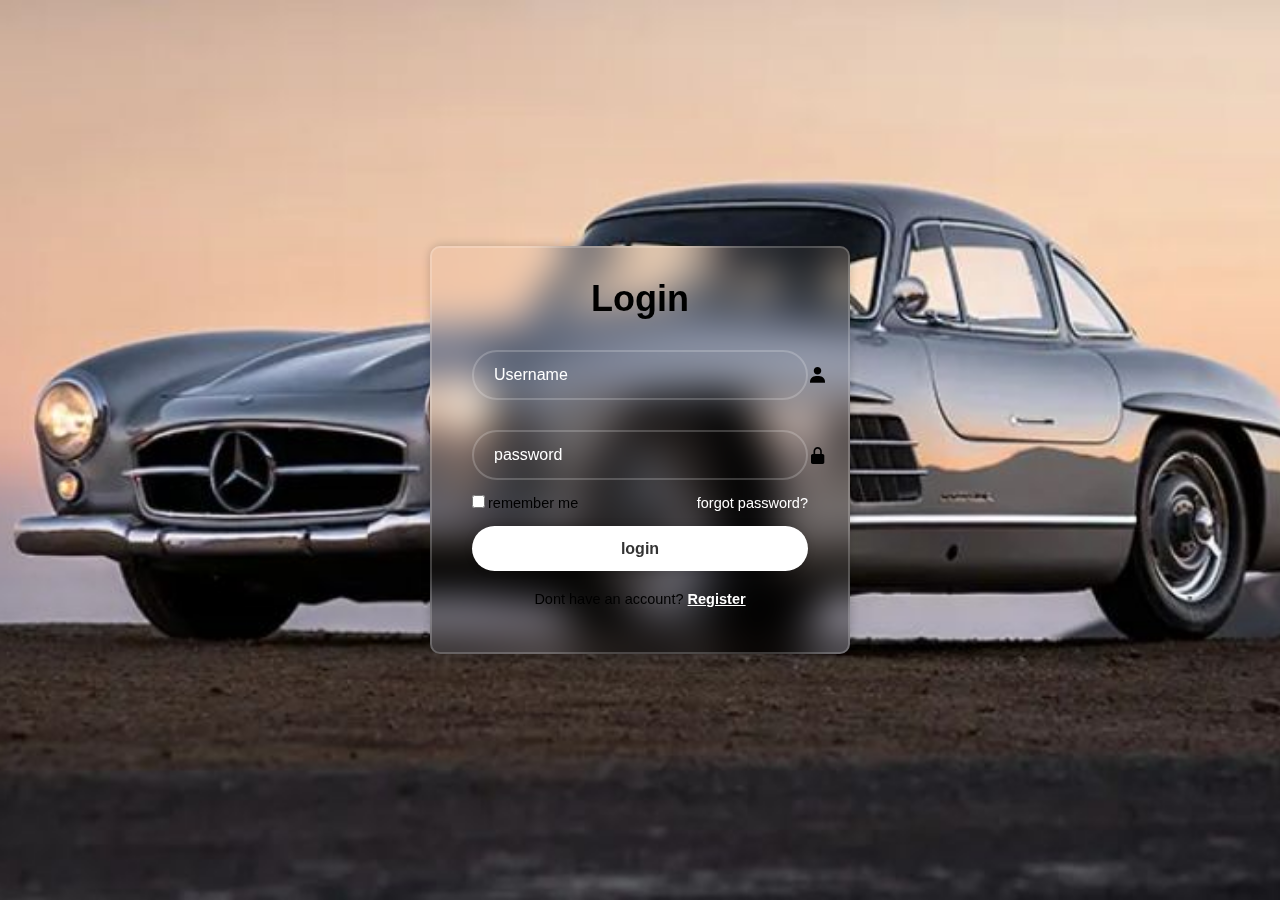
<file: index.html>
<!DOCTYPE html>
<html lang="en">
<head>
    <meta charset="UTF-8">
    <link rel="stylesheet" href="style.css" >
    <meta name="viewport" content="width=device-width, initial-scale=1.0">
    <title>Specter</title>
    <link href='https://unpkg.com/boxicons@2.1.4/css/boxicons.min.css' rel='stylesheet'>
</head>
<body>
<div class="wrapper">
    <form action="">
        <h1>Login</h1>
        <div class="input-box">
            <input type="text" placeholder="Username"
                    required>
                    <i class='bx bxs-user'></i>
        </div>
        <div class="input-box">
            <input type="password" placeholder="password"
                    required>
                    <i class='bx bxs-lock-alt' ></i>
        </div>
        <div class="remember-forgot">
            <label ><input type="checkbox">remember me</label>
            <a href="#">forgot password?</a>
        </div>
        <button type="submit" class="btn">login</button>
        <div class="register-link">
            <p>Dont have an account? <a href="#">Register</a><p>
        </div>
    </form>
</div>
    
</body>
</html>
</file>
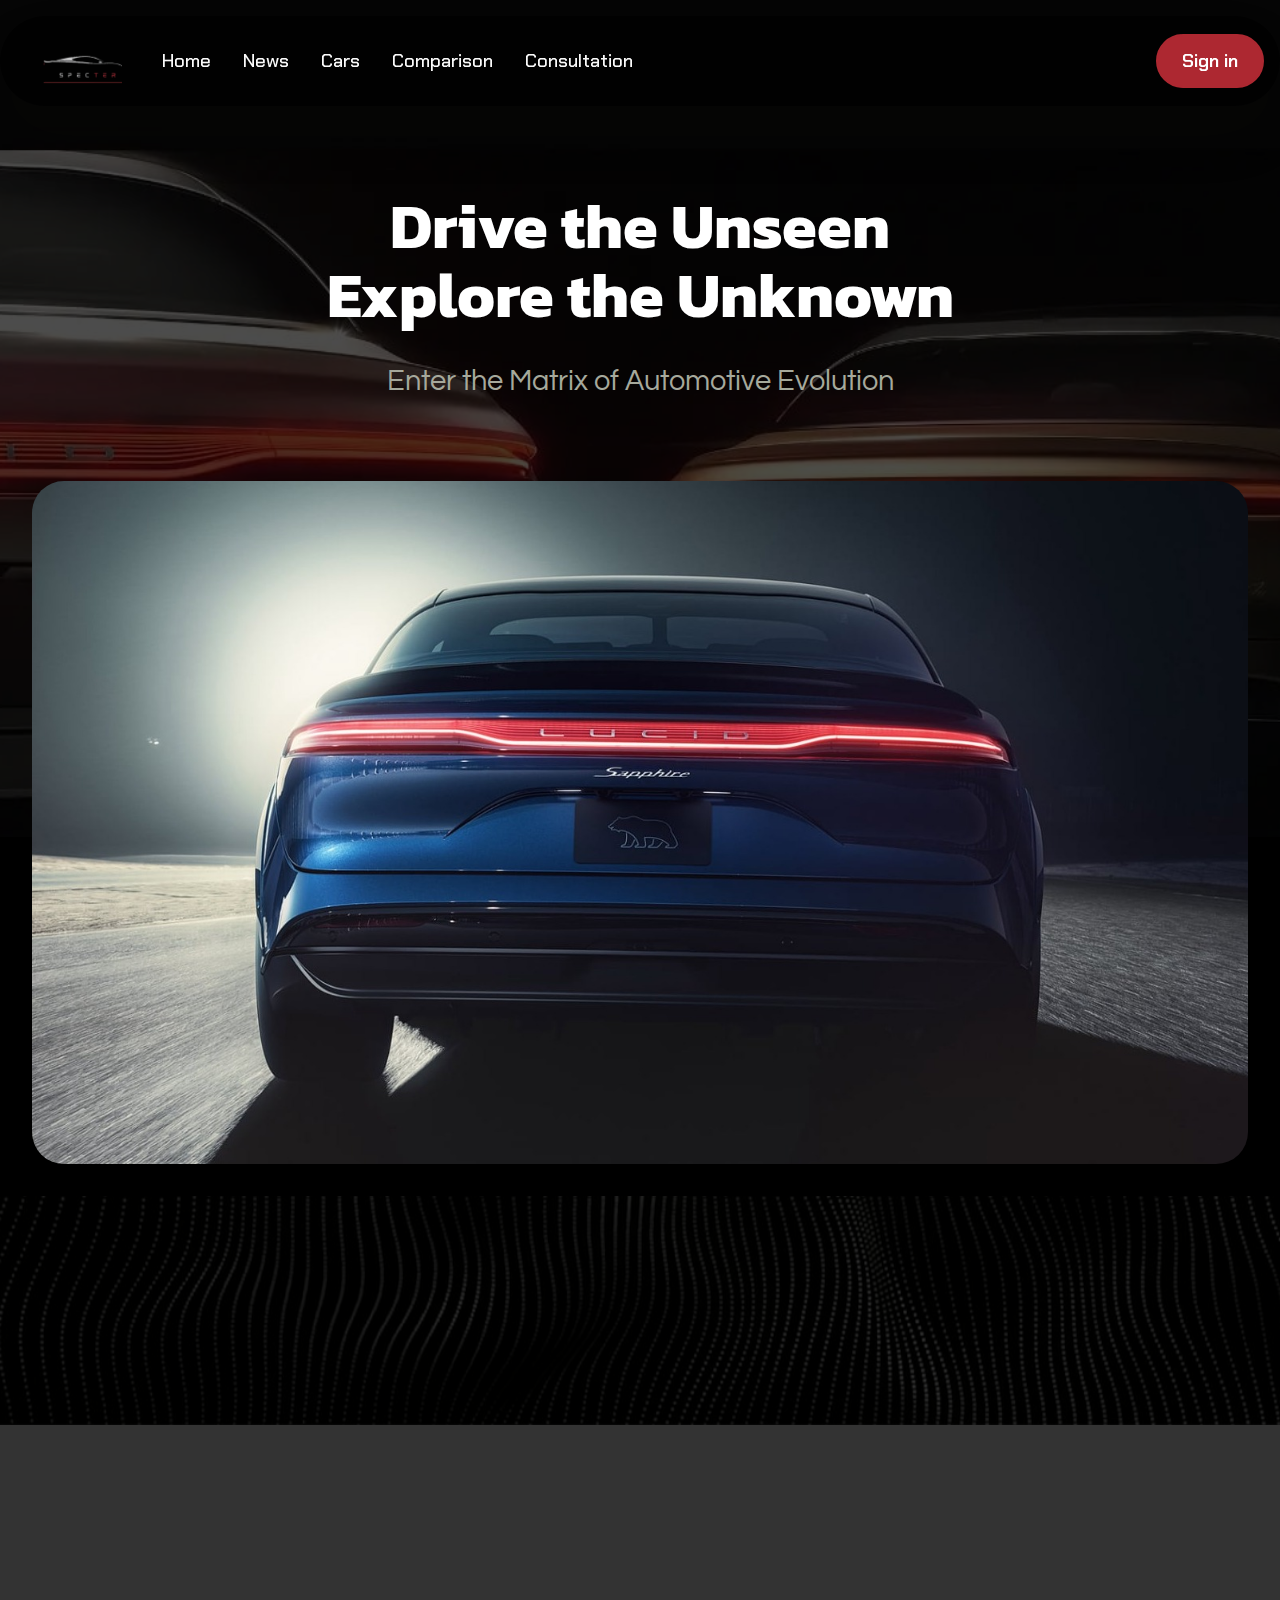
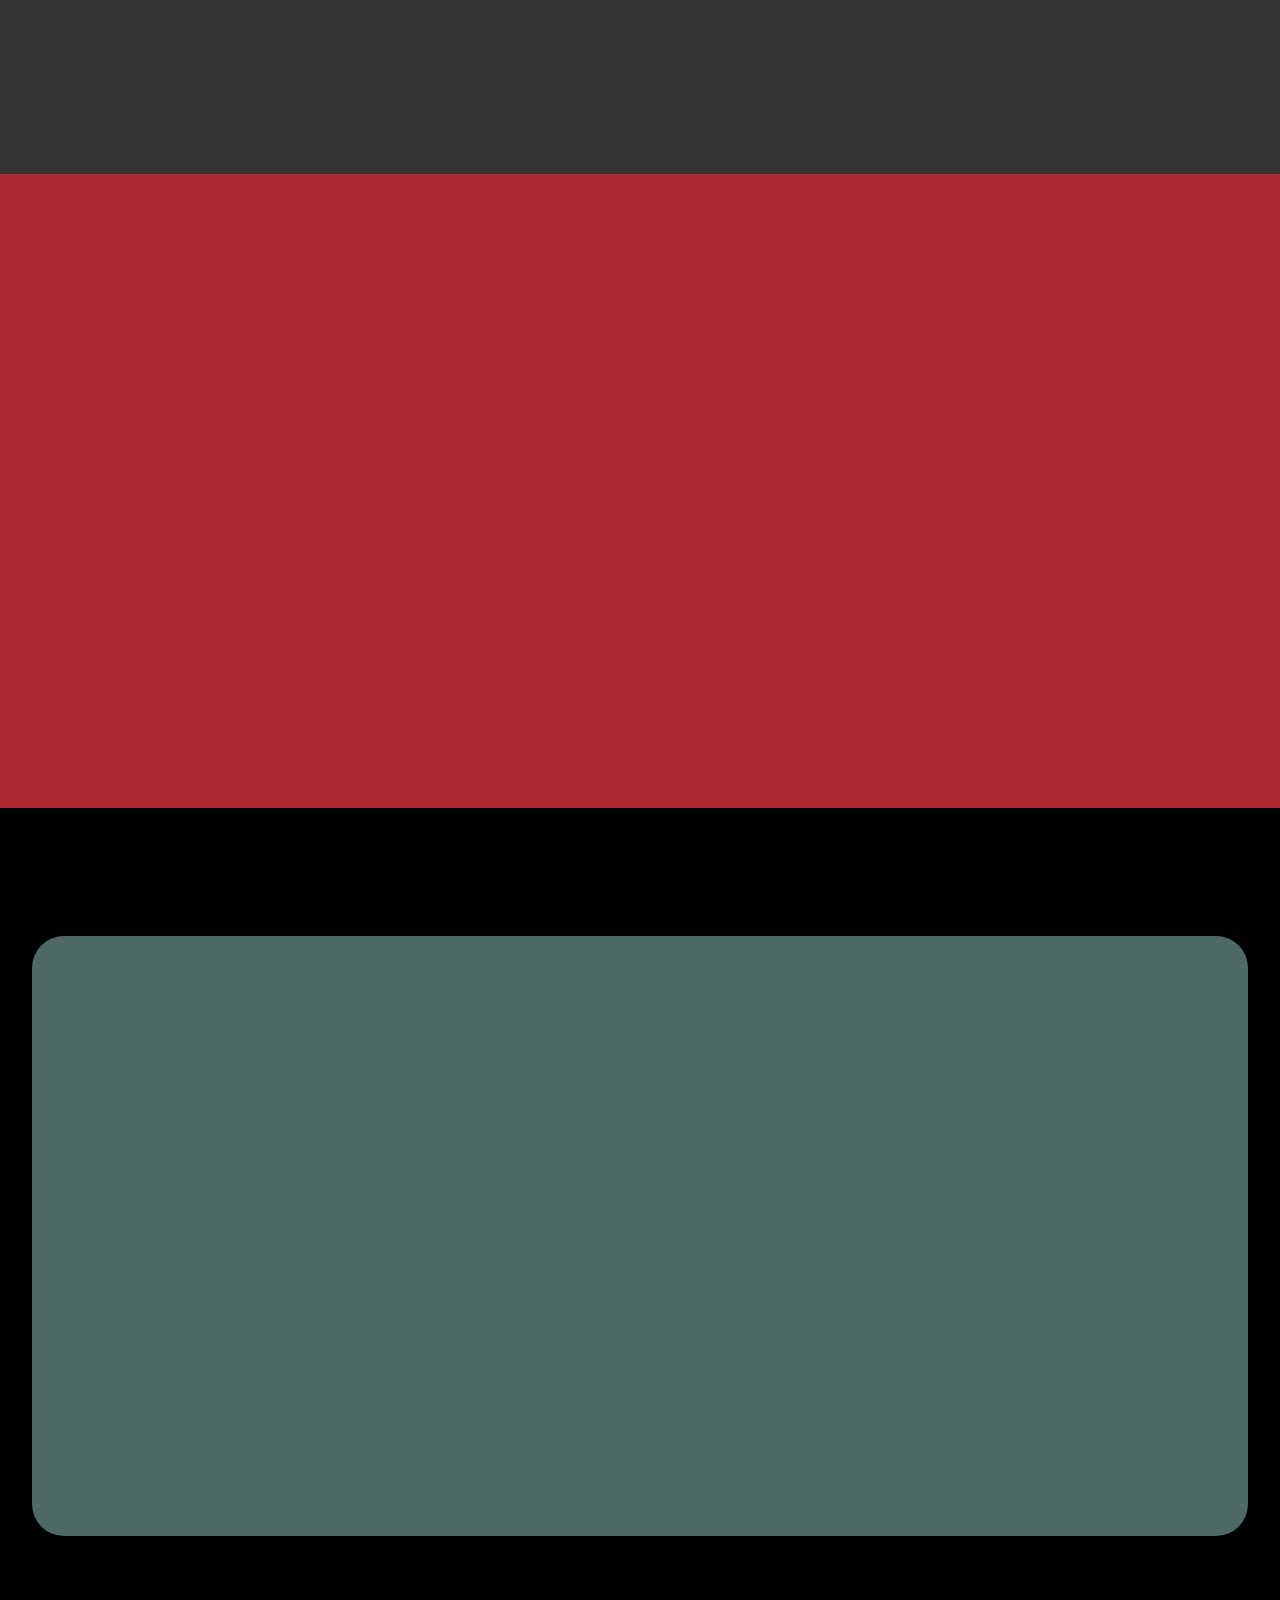
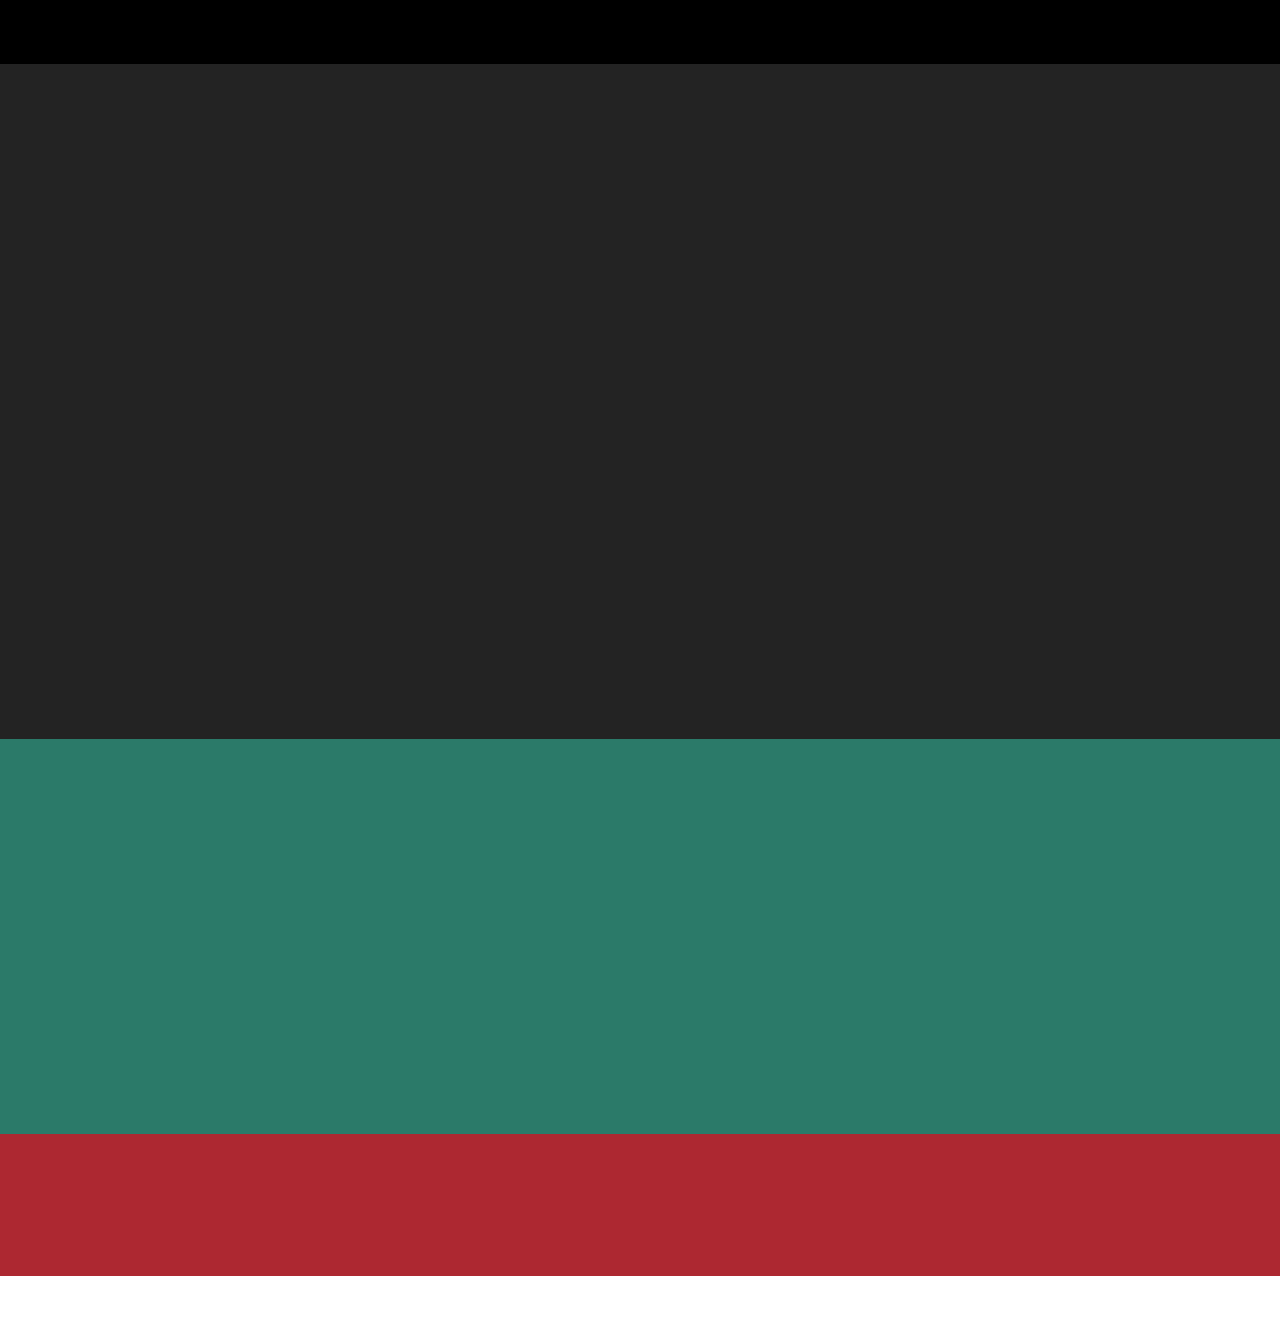
<file: finalspecter/index.html>
<!DOCTYPE html>
<html  >
<head>
  <!-- Site made with Mobirise Website Builder v5.9.18, https://mobirise.com -->
  <meta charset="UTF-8">
  <meta http-equiv="X-UA-Compatible" content="IE=edge">
  <meta name="generator" content="Mobirise v5.9.18, mobirise.com">
  <meta name="viewport" content="width=device-width, initial-scale=1, minimum-scale=1">
  <link rel="shortcut icon" href="assets/images/-11-page-0001-removebg-preview-160x160.png" type="image/x-icon">
  <meta name="description" content="">
  
  
  <title>Home</title>
  <link rel="stylesheet" href="assets/web/assets/mobirise-icons2/mobirise2.css">
  <link rel="stylesheet" href="assets/bootstrap/css/bootstrap.min.css">
  <link rel="stylesheet" href="assets/bootstrap/css/bootstrap-grid.min.css">
  <link rel="stylesheet" href="assets/bootstrap/css/bootstrap-reboot.min.css">
  <link rel="stylesheet" href="assets/parallax/jarallax.css">
  <link rel="stylesheet" href="assets/animatecss/animate.css">
  <link rel="stylesheet" href="assets/dropdown/css/style.css">
  <link rel="stylesheet" href="assets/theme/css/style.css">
  <link rel="preload" href="https://fonts.googleapis.com/css?family=Kanit:100,100i,200,200i,300,300i,400,400i,500,500i,600,600i,700,700i,800,800i,900,900i&display=swap" as="style" onload="this.onload=null;this.rel='stylesheet'">
  <noscript><link rel="stylesheet" href="https://fonts.googleapis.com/css?family=Kanit:100,100i,200,200i,300,300i,400,400i,500,500i,600,600i,700,700i,800,800i,900,900i&display=swap"></noscript>
  <link rel="preload" href="https://fonts.googleapis.com/css?family=Questrial:400&display=swap" as="style" onload="this.onload=null;this.rel='stylesheet'">
  <noscript><link rel="stylesheet" href="https://fonts.googleapis.com/css?family=Questrial:400&display=swap"></noscript>
  <link rel="preload" href="https://fonts.googleapis.com/css?family=Changa:200,300,400,500,600,700,800&display=swap" as="style" onload="this.onload=null;this.rel='stylesheet'">
  <noscript><link rel="stylesheet" href="https://fonts.googleapis.com/css?family=Changa:200,300,400,500,600,700,800&display=swap"></noscript>
  <link rel="preload" href="https://fonts.googleapis.com/css?family=Mada:200,300,400,500,600,700,800,900&display=swap" as="style" onload="this.onload=null;this.rel='stylesheet'">
  <noscript><link rel="stylesheet" href="https://fonts.googleapis.com/css?family=Mada:200,300,400,500,600,700,800,900&display=swap"></noscript>
  <link rel="preload" href="https://fonts.googleapis.com/css?family=Chakra+Petch:300,300i,400,400i,500,500i,600,600i,700,700i&display=swap" as="style" onload="this.onload=null;this.rel='stylesheet'">
  <noscript><link rel="stylesheet" href="https://fonts.googleapis.com/css?family=Chakra+Petch:300,300i,400,400i,500,500i,600,600i,700,700i&display=swap"></noscript>
  <link rel="preload" as="style" href="assets/mobirise/css/mbr-additional.css?v=uoIXbO"><link rel="stylesheet" href="assets/mobirise/css/mbr-additional.css?v=uoIXbO" type="text/css">

  
  
  
</head>
<body>
  
  <section data-bs-version="5.1" class="menu menu2 cid-tJS6tZXiPa" once="menu" id="menu02-0">
	

	<nav class="navbar navbar-dropdown navbar-fixed-top navbar-expand-lg">
		<div class="container">
			<div class="navbar-brand">
				<span class="navbar-logo">
					
						<img src="assets/images/-11-page-0001-removebg-preview-160x160.png" alt="specter logo" style="height: 5rem;">
					
				</span>
				
			</div>
			<button class="navbar-toggler" type="button" data-toggle="collapse" data-bs-toggle="collapse" data-target="#navbarSupportedContent" data-bs-target="#navbarSupportedContent" aria-controls="navbarNavAltMarkup" aria-expanded="false" aria-label="Toggle navigation">
				<div class="hamburger">
					<span></span>
					<span></span>
					<span></span>
					<span></span>
				</div>
			</button>
			<div class="collapse navbar-collapse" id="navbarSupportedContent">
				<ul class="navbar-nav nav-dropdown" data-app-modern-menu="true"><li class="nav-item">
						<a class="nav-link link text-white text-primary display-4" href="index.html#header05-1">Home</a>
					</li><li class="nav-item"><a class="nav-link link text-white text-primary display-4" href="page1.html#header07-24">News</a></li><li class="nav-item"><a class="nav-link link text-white text-primary display-4" href="cars.html" target="_blank">Cars</a></li>
					<li class="nav-item">
						<a class="nav-link link text-white text-primary display-4" href="https://youtube.com">Comparison</a>
					</li><li class="nav-item">
						<a class="nav-link link text-white text-primary display-4" href="index.html#features024-1k" aria-expanded="false">Consultation</a>
					</li></ul>
				
				<div class="navbar-buttons mbr-section-btn"><a class="btn btn-primary display-4">Sign in</a></div>
			</div>
		</div>
	</nav>
</section>

<section data-bs-version="5.1" class="header5 cid-tJS6uM4N87" id="header05-1">
	

	
	<div class="mbr-overlay" style="opacity: 0.7; background-color: rgb(0, 0, 0);"></div>
	<div class="topbg"></div>
	<div class="align-center container">
		<div class="row justify-content-center">
			<div class="col-md-12 col-lg-9">
				<h1 class="mbr-section-title mbr-fonts-style mb-4 display-1"><strong>Drive the Unseen </strong><br><strong>Explore the Unknown</strong></h1>
				<p class="mbr-text mbr-fonts-style mb-4 display-2">Enter the Matrix of Automotive Evolution<br></p>
				
			</div>
		</div>
		<div class="row mt-5 justify-content-center">
			<div class="col-12 col-lg-12">
				<img src="assets/images/2023-lucid-air-sapphire-008-1600-2438x1524.jpeg" alt="Mobirise Website Builder" title="">
			</div>
		</div>
	</div>
</section>

<section data-bs-version="5.1" class="slider4 mbr-embla cid-usLZmHmfXl mbr-parallax-background" id="slider04-1s">
    
    <div class="mbr-overlay" style="opacity: 0.8; background-color: rgb(0, 0, 0);">
    </div>
    <div class="container-fluid">
        <div class="row mb-5 justify-content-center">
            <div class="col-12 content-head">
                <h3 class="mbr-section-title mbr-fonts-style align-center mb-0 display-5"><strong><u><a href="cartest1.html" class="text-white">Choose Your Car!</a></u></strong></h3>
                
            </div>
        </div>
        <div class="row">
            <div class="col-12">
                <div class="embla position-relative" data-skip-snaps="true" data-align="center" data-contain-scroll="trimSnaps" data-loop="true" data-auto-play-interval="3" data-draggable="true">
                    <div class="embla__viewport">
                        <div class="embla__container">
                            
                            
                            
                            
                            
                            
                            <div class="embla__slide slider-image item active" style="margin-left: 4rem; margin-right: 4rem;">
                            <div class="slide-content">
                                <div class="item-img">
                                    <div class="item-wrapper">
                                        <img src="assets/images/whatsapp-image-2024-11-04-at-9.34.30-pm-900x552.jpg" alt="Mobirise Website Builder" title="" data-slide-to="0" data-bs-slide-to="0">
                                    </div>
                                </div>
                            </div>
                            </div><div class="embla__slide slider-image item active" style="margin-left: 4rem; margin-right: 4rem;">
                            <div class="slide-content">
                                <div class="item-img">
                                    <div class="item-wrapper">
                                        <img src="assets/images/whatsapp-image-2024-11-04-at-8.08.53-pm-960x543.jpg" alt="Mobirise Website Builder" title="" data-slide-to="1" data-bs-slide-to="1">
                                    </div>
                                </div>
                            </div>
                            </div><div class="embla__slide slider-image item active" style="margin-left: 4rem; margin-right: 4rem;">
                            <div class="slide-content">
                                <div class="item-img">
                                    <div class="item-wrapper">
                                        <img src="assets/images/whatsapp-image-2024-11-04-at-9.25.39-pm-960x540.jpg" alt="Mobirise Website Builder" title="" data-slide-to="2" data-bs-slide-to="2">
                                    </div>
                                </div>
                            </div>
                            </div><div class="embla__slide slider-image item active" style="margin-left: 4rem; margin-right: 4rem;">
                            <div class="slide-content">
                                <div class="item-img">
                                    <div class="item-wrapper">
                                        <img src="assets/images/whatsapp-image-2024-11-04-at-9.36.03-pm-960x540.jpg" alt="Mobirise Website Builder" title="" data-slide-to="3" data-bs-slide-to="3">
                                    </div>
                                </div>
                            </div>
                            </div><div class="embla__slide slider-image item active" style="margin-left: 4rem; margin-right: 4rem;">
                            <div class="slide-content">
                                <div class="item-img">
                                    <div class="item-wrapper">
                                        <img src="assets/images/lucid-saudi-arabia.webp" alt="Mobirise Website Builder" title="" data-slide-to="4" data-bs-slide-to="4">
                                    </div>
                                </div>
                            </div>
                            </div>
                        </div>
                    </div>
                    <button class="embla__button embla__button--prev">
                        <span class="mobi-mbri mobi-mbri-arrow-prev" aria-hidden="true"></span>
                        <span class="sr-only visually-hidden visually-hidden">Previous</span>
                    </button>
                    <button class="embla__button embla__button--next">
                        <span class="mobi-mbri mobi-mbri-arrow-next" aria-hidden="true"></span>
                        <span class="sr-only visually-hidden visually-hidden">Next</span>
                    </button>
                </div>
            </div>
        </div>
    </div>
</section>

<section data-bs-version="5.1" class="news08 cid-usM11zmXQ2" id="news08-1t">
  
  
  <div class="container">
    <div class="row justify-content-center mb-5">
      <div class="col-12 content-head">
        <div class="mbr-section-head">
          <h4 class="mbr-section-title mbr-fonts-style align-center mb-0 display-1"><strong>NEWS</strong></h4>
          
        </div>
      </div>
    </div>
    <div class="row">
      <div class="item features-image col-12 col-md-6 col-lg-4 active">
        <div class="item-wrapper">
          <div class="item-img mb-3">
            <img src="assets/images/2024-kia-ev9-011-1080-1920x1080.jpg" alt="Mobirise Website Builder" title="" data-slide-to="1" data-bs-slide-to="2">
          </div>
          <div class="item-content align-left">
            
            <h6 class="item-subtitle mbr-fonts-style mb-3 display-5"><strong>Car of the year!</strong></h6>
            
            <div class="mbr-section-btn item-footer"><a href="page1.html#image2-2b" class="btn item-btn btn-white display-4">Read now</a></div>
          </div>
        </div>
      </div>
      <div class="item features-image col-12 col-md-6 col-lg-4">
        <div class="item-wrapper">
          <div class="item-img mb-3">
            <img src="assets/images/lucid-teaser-1187x791.jpg" alt="Mobirise Website Builder" title="" data-slide-to="2" data-bs-slide-to="1">
          </div>
          <div class="item-content align-left">
            
            <h6 class="item-subtitle mbr-fonts-style mb-3 display-5"><strong>LUCID Timeline</strong></h6>
            
            <div class="mbr-section-btn item-footer"><a href="page1.html#timeline3-2a" class="btn item-btn btn-white display-4">Read now</a></div>
          </div>
        </div>
      </div>
      <div class="item features-image col-12 col-md-6 col-lg-4">
        <div class="item-wrapper">
          <div class="item-img mb-3">
            <img src="assets/images/2-u8-premium-edition-1187x668.jpeg" alt="Mobirise Website Builder" title="" data-slide-to="3" data-bs-slide-to="3">
          </div>
          <div class="item-content align-left">
            
            <h6 class="item-subtitle mbr-fonts-style mt-0 mb-3 display-5"><strong>The future for cars is Chinese</strong></h6>
            
            <div class="mbr-section-btn item-footer"><a href="page1.html#article08-2x" class="btn item-btn btn-white display-4">Read now</a></div>
          </div>
        </div>
      </div>

    </div>
  </div>
</section>

<section data-bs-version="5.1" class="features024 cid-usLqxH3bEM" id="features024-1k">
  

  
  

  <div class="container">
    <div class="row justify-content-center align-items-center">
      <div class="col-12">
        <div class="card-wrapper">
          <div class="row">
            <div class="col-12 col-md-12 col-lg-6 image-wrapper">
              <img class="w-100" src="assets/images/charlesdeluvio-lks7vei-eag-unsplash-1187x791.jpg" alt="Mobirise Website Builder">
            </div>
            <div class="col-12 col-lg col-md-12">
              <div class="text-wrapper align-left">
                <h5 class="mbr-section-title mbr-fonts-style mb-4 display-2"><strong>Your Trusted Car Advisors</strong></h5>
                <p class="price mbr-fonts-style mb-4 display-7">
                  $20.00&nbsp;</p>
                <p class="mbr-text mbr-fonts-style mb-4 display-7">
                  At Specter, our consultation service offers expert guidance for all your automotive needs. Whether you're buying a new car or optimizing performance, our team provides tailored advice to fit your preferences and budget. Unlock your vehicle's potential with confidence. <br>let Specter help you navigate the road ahead!
                </p>
                <div class="mbr-section-btn mt-3"><a class="btn btn-lg btn-danger-outline display-4">Schedule a Consultation<br></a></div>
              </div>
            </div>
          </div>
        </div>
      </div>
    </div>
  </div>
</section>

<section data-bs-version="5.1" class="header1 cid-tJS9vXDdRK" id="header01-7">
	

	
	

	<div class="container">
		<div class="row justify-content-center">
			<div class="col-12 col-md-12 col-lg-7 image-wrapper">
				<img class="w-100" src="assets/images/gettyimages-1241913574-2048x2048-transformed-1395x928.jpg" alt="Mobirise Website Builder">
			</div>
			<div class="col-12 col-lg col-md-12">
				<div class="text-wrapper align-left">
					<h1 class="mbr-section-title mbr-fonts-style mb-4 display-2"><strong>About us</strong></h1>
					<p class="mbr-text mbr-fonts-style mb-4 display-7">Welcome to Specter—your all-in-one destination for everything cars! We’re a team of four passionate women who came together to create a platform that not only showcases the best in automotive technology but also empowers you to make informed decisions. From detailed car profiles to expert consultations and comparisons, we’ve combined our love for cars and technology to bring you a seamless, futuristic experience.<br><br>At Specter, we believe in making car information accessible and exciting for enthusiasts and everyday drivers alike. Our goal is to be your trusted source for car knowledge, trends, and advice, all curated and delivered with the quality and expertise you deserve.<br><br>Thank you for choosing Specter. We’re here to drive your journey forward!</p>
					
				</div>
			</div>
		</div>
	</div>
</section>

<section data-bs-version="5.1" class="clients04 cid-ut7JpyMvnm" id="clients04-2d">
    
    
    <div class="container">
        <div class="row justify-content-center mb-5">
            <div class="col-12 content-head">
                <div class="mbr-section-head">
                    <h4 class="mbr-section-title mbr-fonts-style align-center mb-0 display-5"><strong>Companies&nbsp;</strong></h4>
                    
                </div>
            </div>
        </div>
        <div class="row">
            
            
            
            
            
            <div class="item features-image col-12 col-md-6 col-sm-6 col-lg-2 active">
                <div class="item-wrapper">
                    <div class="item-img mb-3">
                        <img src="assets/images/lucid-motors-3000x1882.png" alt="Mobirise Website Builder" title="" data-slide-to="6" data-bs-slide-to="6">
                    </div>
                    
                </div>
            </div><div class="item features-image col-12 col-md-6 col-sm-6 col-lg-2">
                <div class="item-wrapper">
                    <div class="item-img mb-3">
                        <img src="assets/images/pngwing.com-8-1470x1100.png" alt="Mobirise Website Builder" title="" data-slide-to="0" data-bs-slide-to="0">
                    </div>
                    
                </div>
            </div><div class="item features-image col-12 col-md-6 col-sm-6 col-lg-2">
                <div class="item-wrapper">
                    <div class="item-img mb-3">
                        <img src="assets/images/pngwing.com-9-3141x2490.png" alt="Mobirise Website Builder" title="" data-slide-to="1" data-bs-slide-to="1">
                    </div>
                    
                </div>
            </div><div class="item features-image col-12 col-md-6 col-sm-6 col-lg-2">
                <div class="item-wrapper">
                    <div class="item-img mb-3">
                        <img src="assets/images/pngwing.com-6-806x793.png" alt="Mobirise Website Builder" title="" data-slide-to="2" data-bs-slide-to="2">
                    </div>
                    
                </div>
            </div><div class="item features-image col-12 col-md-6 col-sm-6 col-lg-2">
                <div class="item-wrapper">
                    <div class="item-img mb-3">
                        <img src="assets/images/pngwing.com-7-1581x1581.png" alt="Mobirise Website Builder" title="" data-slide-to="4" data-bs-slide-to="4">
                    </div>
                    
                </div>
            </div><div class="item features-image col-12 col-md-6 col-sm-6 col-lg-2">
                <div class="item-wrapper">
                    <div class="item-img mb-3">
                        <img src="assets/images/pngwing.com-10-781x1020.png" alt="Mobirise Website Builder" title="" data-slide-to="5" data-bs-slide-to="5">
                    </div>
                    
                </div>
            </div>
        </div>
    </div>
</section>

<section data-bs-version="5.1" class="footer2 cid-usLUBRGCjv" once="footers" id="footer02-1q">
    

    
    

    <div class="container">
        <div class="row">
            <div class="col-12 col-lg-6 center mt-2 mb-3">
                <p class="mbr-fonts-style copyright mb-0 display-7">
                    © Copyright 2030 Mobirise - All Rights Reserved
                </p>
            </div>
            <div class="col-12 col-lg-6 center">
                <div class="row-links mt-2 mb-3">
                    <ul class="row-links-soc">
                        
                        
                        
                        
                    <li class="row-links-soc-item mbr-fonts-style display-7">
                            <a href="#" class="text-success">Instagram</a>
                        </li><li class="row-links-soc-item mbr-fonts-style display-7">
                            <a href="#" class="text-success">TikTok</a>
                        </li><li class="row-links-soc-item mbr-fonts-style display-7">
                            <a href="#" class="text-success">YouTube</a>
                        </li><li class="row-links-soc-item mbr-fonts-style display-7">
                            <a href="#" class="text-success">Twitter</a>
                        </li></ul>
                </div>
            </div>
        </div>
    </div>
</section><section class="display-7" style="padding: 0;align-items: center;justify-content: center;flex-wrap: wrap;    align-content: center;display: flex;position: relative;height: 4rem;"><a href="https://mobiri.se/3547592" style="flex: 1 1;height: 4rem;position: absolute;width: 100%;z-index: 1;"><img alt="" style="height: 4rem;" src="[data-uri]"></a><p style="margin: 0;text-align: center;" class="display-7">&#8204;</p><a style="z-index:1" href="https://mobirise.com/builder/ai-website-creator.html">Free AI Website Creator</a></section><script src="assets/bootstrap/js/bootstrap.bundle.min.js"></script>  <script src="assets/parallax/jarallax.js"></script>  <script src="assets/smoothscroll/smooth-scroll.js"></script>  <script src="assets/ytplayer/index.js"></script>  <script src="assets/dropdown/js/navbar-dropdown.js"></script>  <script src="assets/embla/embla.min.js"></script>  <script src="assets/embla/script.js"></script>  <script src="assets/theme/js/script.js"></script>  
  
  
  <input name="animation" type="hidden">
  </body>
</html>
</file>
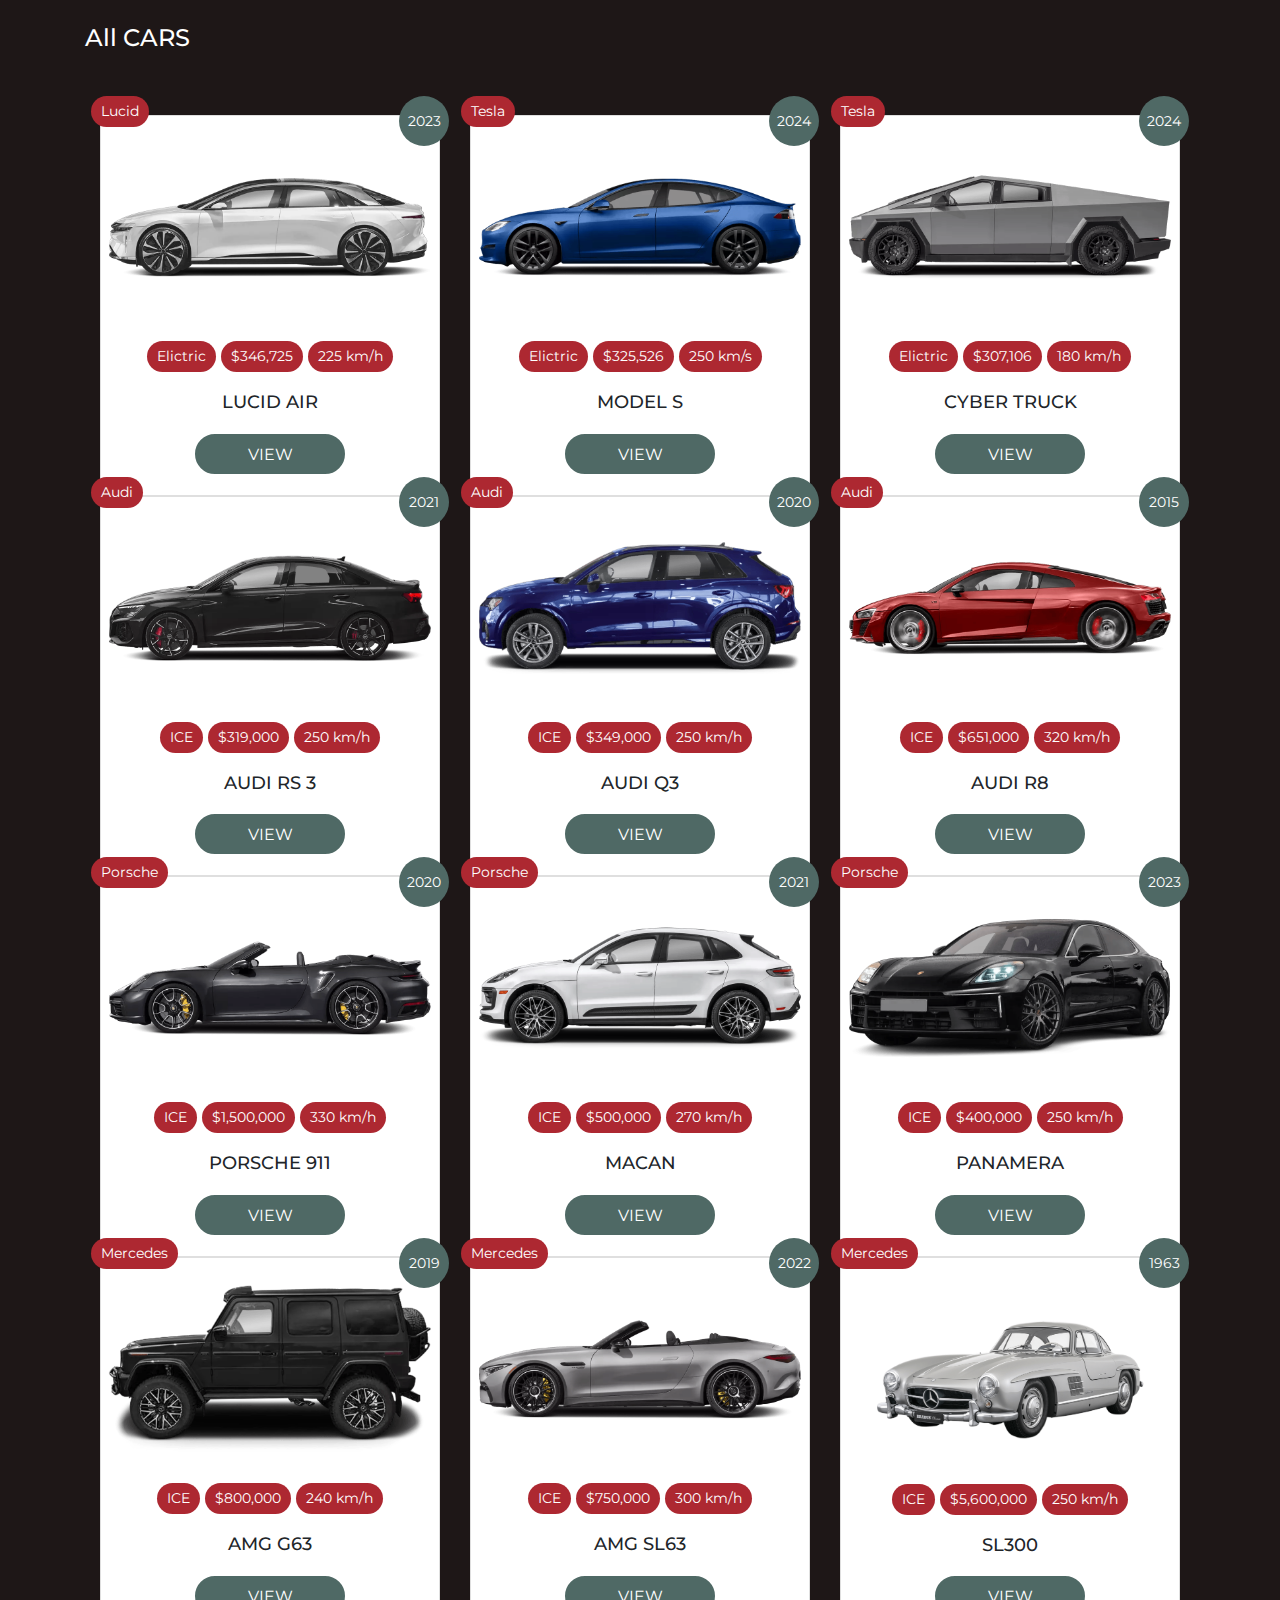
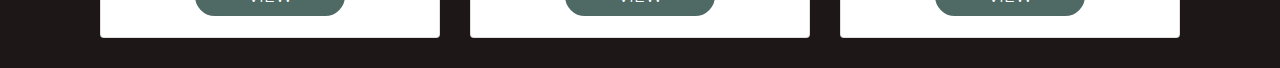
<file: cartest1.html>
<!DOCTYPE html>
<html lang="en">
<head>
  <title>Cars Page</title>
  <meta charset="utf-8">
  <meta name="viewport" content="width=device-width, initial-scale=1">
  <link rel="stylesheet" href="https://maxcdn.bootstrapcdn.com/bootstrap/4.3.1/css/bootstrap.min.css">
  <script src="https://ajax.googleapis.com/ajax/libs/jquery/3.4.1/jquery.min.js"></script>
  <script src="https://cdnjs.cloudflare.com/ajax/libs/popper.js/1.14.7/umd/popper.min.js"></script>
  <script src="https://maxcdn.bootstrapcdn.com/bootstrap/4.3.1/js/bootstrap.min.js"></script>
</head>
<body>
<style>
@import url('https://fonts.googleapis.com/css?family=Open+Sans');
@import url('https://fonts.googleapis.com/css?family=Montserrat');

body {
    font-family: 'Montserrat', sans-serif;
    background-color: #1e1717;
}

/* Category Ads */

#ads {
    margin: 30px 0 30px 0;
}

#ads .card-notify-badge {
    position: absolute;
    left: -10px;
    top: -20px;
    background: #AD2831;
    text-align: center;
    border-radius: 30px 30px 30px 30px; 
    color: #ffffff;
    padding: 5px 10px;
    font-size: 14px;
}

#ads .card-notify-year {
    position: absolute;
    right: -10px;
    top: -20px;
    background: #4F6965;
    border-radius: 50%;
    text-align: center;
    color: #ffffff;      
    font-size: 14px;      
    width: 50px;
    height: 50px;    
    padding: 15px 0 0 0;
}

#ads .card-detail-badge {      
    background: #AD2831;
    text-align: center;
    border-radius: 30px 30px 30px 30px;
    color: #ffffff;
    padding: 5px 10px;
    font-size: 14px;        
}

#ads .card:hover {
    background: #fff;
    box-shadow: 12px 15px 20px 0px rgba(46,61,73,0.15);
    border-radius: 4px;
    transition: all 0.3s ease;
}

#ads .card-image-overlay {
    font-size: 20px;
}

#ads .card-image-overlay span {
    display: inline-block;              
}

#ads .ad-btn {
    text-transform: uppercase;
    width: 150px;
    height: 40px;
    border-radius: 80px;
    font-size: 16px;
    line-height: 35px;
    text-align: center;
    border: 3px solid #4F6965;
    display: block;
    text-decoration: none;
    margin: 20px auto 1px auto;
    color: #ffffff;
    overflow: hidden;        
    position: relative;
    background-color: #4F6965;
}

#ads .ad-btn:hover {
    background-color: #AD2831;
    color: #1e1717;
    border: 2px solid #AD2831;
    background: transparent;
    transition: all 0.3s ease;
    box-shadow: 12px 15px 20px 0px rgba(46,61,73,0.15);
}

#ads .ad-title h5 {
    text-transform: uppercase;
    font-size: 18px;
}
</style>

<div class="container">
    <br>
    <h4 style="color: #fff;">All CARS</h4>
    <br>
    <div class="row" id="ads">
    

        <!-- Car 1 -->
        <div class="col-md-4">
            <div class="card rounded">
                <div class="card-image">
                    <span class="card-notify-badge">Lucid</span>
                    <span class="card-notify-year">2023</span>
                    <img class="img-fluid" src="luciddd.png" alt="LUCID AIR" />
                </div>
                <div class="card-image-overlay m-auto">
                    <span class="card-detail-badge">Elictric</span>
                    <span class="card-detail-badge">$346,725</span>
                    <span class="card-detail-badge">225 km/h</span>
                </div>
                <div class="card-body text-center">
                    <div class="ad-title m-auto">
                        <h5>LUCID AIR</h5>
                    </div>
                    <a class="ad-btn" href="#">View</a>
                </div>
            </div>
        </div>

        <!-- Car 2 -->
        <div class="col-md-4">
            <div class="card rounded">
                <div class="card-image">
                    <span class="card-notify-badge">Tesla</span>
                    <span class="card-notify-year">2024</span>
                    <img class="img-fluid" src="teslamodels.png" alt="TESLA MODEL S" />
                </div>
                <div class="card-image-overlay m-auto">
                    <span class="card-detail-badge">Elictric</span>
                    <span class="card-detail-badge">$325,526</span>
                    <span class="card-detail-badge">250 km/s</span>
                </div>
                <div class="card-body text-center">
                    <div class="ad-title m-auto">
                        <h5>MODEL S</h5>
                    </div>
                    <a class="ad-btn" href="#">View</a>
                </div>
            </div>
        </div>

        <!-- Car 3 -->
        <div class="col-md-4">
            <div class="card rounded">
                <div class="card-image">
                    <span class="card-notify-badge">Tesla</span>
                    <span class="card-notify-year">2024</span>
                    <img class="img-fluid" src="cybertruck.png" alt="TESLA CYBER TRUCK" />
                </div>
                <div class="card-image-overlay m-auto">
                    <span class="card-detail-badge">Elictric</span>
                    <span class="card-detail-badge">$307,106</span>
                    <span class="card-detail-badge">180 km/h</span>
                </div>
                <div class="card-body text-center">
                    <div class="ad-title m-auto">
                        <h5>CYBER TRUCK</h5>
                    </div>
                    <a class="ad-btn" href="#">View</a>
                </div>
            </div>
        </div>
        <!-- Car 4 -->
        <div class="col-md-4">
            <div class="card rounded">
                <div class="card-image">
                    <span class="card-notify-badge">Audi</span>
                    <span class="card-notify-year">2021</span>
                    <img class="img-fluid" src="rs3.png" alt="RS 3" />
                </div>
                <div class="card-image-overlay m-auto">
                    <span class="card-detail-badge">ICE</span>
                    <span class="card-detail-badge">$319,000</span>
                    <span class="card-detail-badge">250 km/h</span>
                </div>
                <div class="card-body text-center">
                    <div class="ad-title m-auto">
                        <h5>AUDI RS 3</h5>
                    </div>
                    <a class="ad-btn" href="#">View</a>
                </div>
            </div>
        </div>

        <!-- Car 5 -->
        <div class="col-md-4">
            <div class="card rounded">
                <div class="card-image">
                    <span class="card-notify-badge">Audi</span>
                    <span class="card-notify-year">2020</span>
                    <img class="img-fluid" src="q3.png" alt="Q3" />
                </div>
                <div class="card-image-overlay m-auto">
                    <span class="card-detail-badge">ICE</span>
                    <span class="card-detail-badge">$349,000</span>
                    <span class="card-detail-badge">250 km/h</span>
                </div>
                <div class="card-body text-center">
                    <div class="ad-title m-auto">
                        <h5>AUDI Q3</h5>
                    </div>
                    <a class="ad-btn" href="#">View</a>
                </div>
            </div>
        </div>

        <!-- Car 6 -->
        <div class="col-md-4">
            <div class="card rounded">
                <div class="card-image">
                    <span class="card-notify-badge">Audi</span>
                    <span class="card-notify-year">2015</span>
                    <img class="img-fluid" src="audir8.png" alt="R8" />
                </div>
                <div class="card-image-overlay m-auto">
                    <span class="card-detail-badge">ICE</span>
                    <span class="card-detail-badge">$651,000</span>
                    <span class="card-detail-badge">320 km/h</span>
                </div>
                <div class="card-body text-center">
                    <div class="ad-title m-auto">
                        <h5>AUDI R8</h5>
                    </div>
                    <a class="ad-btn" href="#">View</a>
                </div>
            </div>
        </div>
        <!-- Car 7 -->
        <div class="col-md-4">
            <div class="card rounded">
                <div class="card-image">
                    <span class="card-notify-badge">Porsche</span>
                    <span class="card-notify-year">2020</span>
                    <img class="img-fluid" src="turbos.png" alt="TURBO S" />
                </div>
                <div class="card-image-overlay m-auto">
                    <span class="card-detail-badge">ICE</span>
                    <span class="card-detail-badge">$1,500,000</span>
                    <span class="card-detail-badge">330 km/h</span>
                </div>
                <div class="card-body text-center">
                    <div class="ad-title m-auto">
                        <h5>PORSCHE 911</h5>
                    </div>
                    <a class="ad-btn" href="#">View</a>
                </div>
            </div>
        </div>

        <!-- Car 8 -->
        <div class="col-md-4">
            <div class="card rounded">
                <div class="card-image">
                    <span class="card-notify-badge">Porsche</span>
                    <span class="card-notify-year">2021</span>
                    <img class="img-fluid" src="macan.png" alt="MACAN" />
                </div>
                <div class="card-image-overlay m-auto">
                    <span class="card-detail-badge">ICE</span>
                    <span class="card-detail-badge">$500,000</span>
                    <span class="card-detail-badge">270 km/h</span>
                </div>
                <div class="card-body text-center">
                    <div class="ad-title m-auto">
                        <h5>MACAN</h5>
                    </div>
                    <a class="ad-btn" href="#">View</a>
                </div>
            </div>
        </div>

        <!-- Car 9 -->
        <div class="col-md-4">
            <div class="card rounded">
                <div class="card-image">
                    <span class="card-notify-badge">Porsche</span>
                    <span class="card-notify-year">2023</span>
                    <img class="img-fluid" src="panamera.png" alt="PANAMERA" />
                </div>
                <div class="card-image-overlay m-auto">
                    <span class="card-detail-badge">ICE</span>
                    <span class="card-detail-badge">$400,000</span>
                    <span class="card-detail-badge">250 km/h</span>
                </div>
                <div class="card-body text-center">
                    <div class="ad-title m-auto">
                        <h5>PANAMERA</h5>
                    </div>
                    <a class="ad-btn" href="#">View</a>
                </div>
            </div>
        </div>
        <!-- Car 10 -->
        <div class="col-md-4">
            <div class="card rounded">
                <div class="card-image">
                    <span class="card-notify-badge">Mercedes</span>
                    <span class="card-notify-year">2019</span>
                    <img class="img-fluid" src="amg63.png" alt="AMG63" />
                </div>
                <div class="card-image-overlay m-auto">
                    <span class="card-detail-badge">ICE</span>
                    <span class="card-detail-badge">$800,000</span>
                    <span class="card-detail-badge">240 km/h</span>
                </div>
                <div class="card-body text-center">
                    <div class="ad-title m-auto">
                        <h5>AMG G63</h5>
                    </div>
                    <a class="ad-btn" href="#">View</a>
                </div>
            </div>
        </div>

        <!-- Car 11 -->
        <div class="col-md-4">
            <div class="card rounded">
                <div class="card-image">
                    <span class="card-notify-badge">Mercedes</span>
                    <span class="card-notify-year">2022</span>
                    <img class="img-fluid" src="slamg63.png" alt="AMG SL63" />
                </div>
                <div class="card-image-overlay m-auto">
                    <span class="card-detail-badge">ICE</span>
                    <span class="card-detail-badge">$750,000</span>
                    <span class="card-detail-badge">300 km/h</span>
                </div>
                <div class="card-body text-center">
                    <div class="ad-title m-auto">
                        <h5>AMG SL63</h5>
                    </div>
                    <a class="ad-btn" href="#">View</a>
                </div>
            </div>
        </div>

        <!-- Car 12 -->
        <div class="col-md-4">
            <div class="card rounded">
                <div class="card-image">
                    <span class="card-notify-badge">Mercedes</span>
                    <span class="card-notify-year">1963</span>
                    <img class="img-fluid" src="sl300.png" alt="SL300" />
                </div>
                <div class="card-image-overlay m-auto">
                    <span class="card-detail-badge">ICE</span>
                    <span class="card-detail-badge">$5,600,000</span>
                    <span class="card-detail-badge">250 km/h</span>
                </div>
                <div class="card-body text-center">
                    <div class="ad-title m-auto">
                        <h5>SL300</h5>
                    </div>
                    <a class="ad-btn" href="#">View</a>
                </div>
            </div>
        </div>
        

       
        <!-- Each "col-md-4" div represents one car, just change the details (image, text) accordingly -->
    </div>
</div>

<script></script>

</body>
</html>
</file>
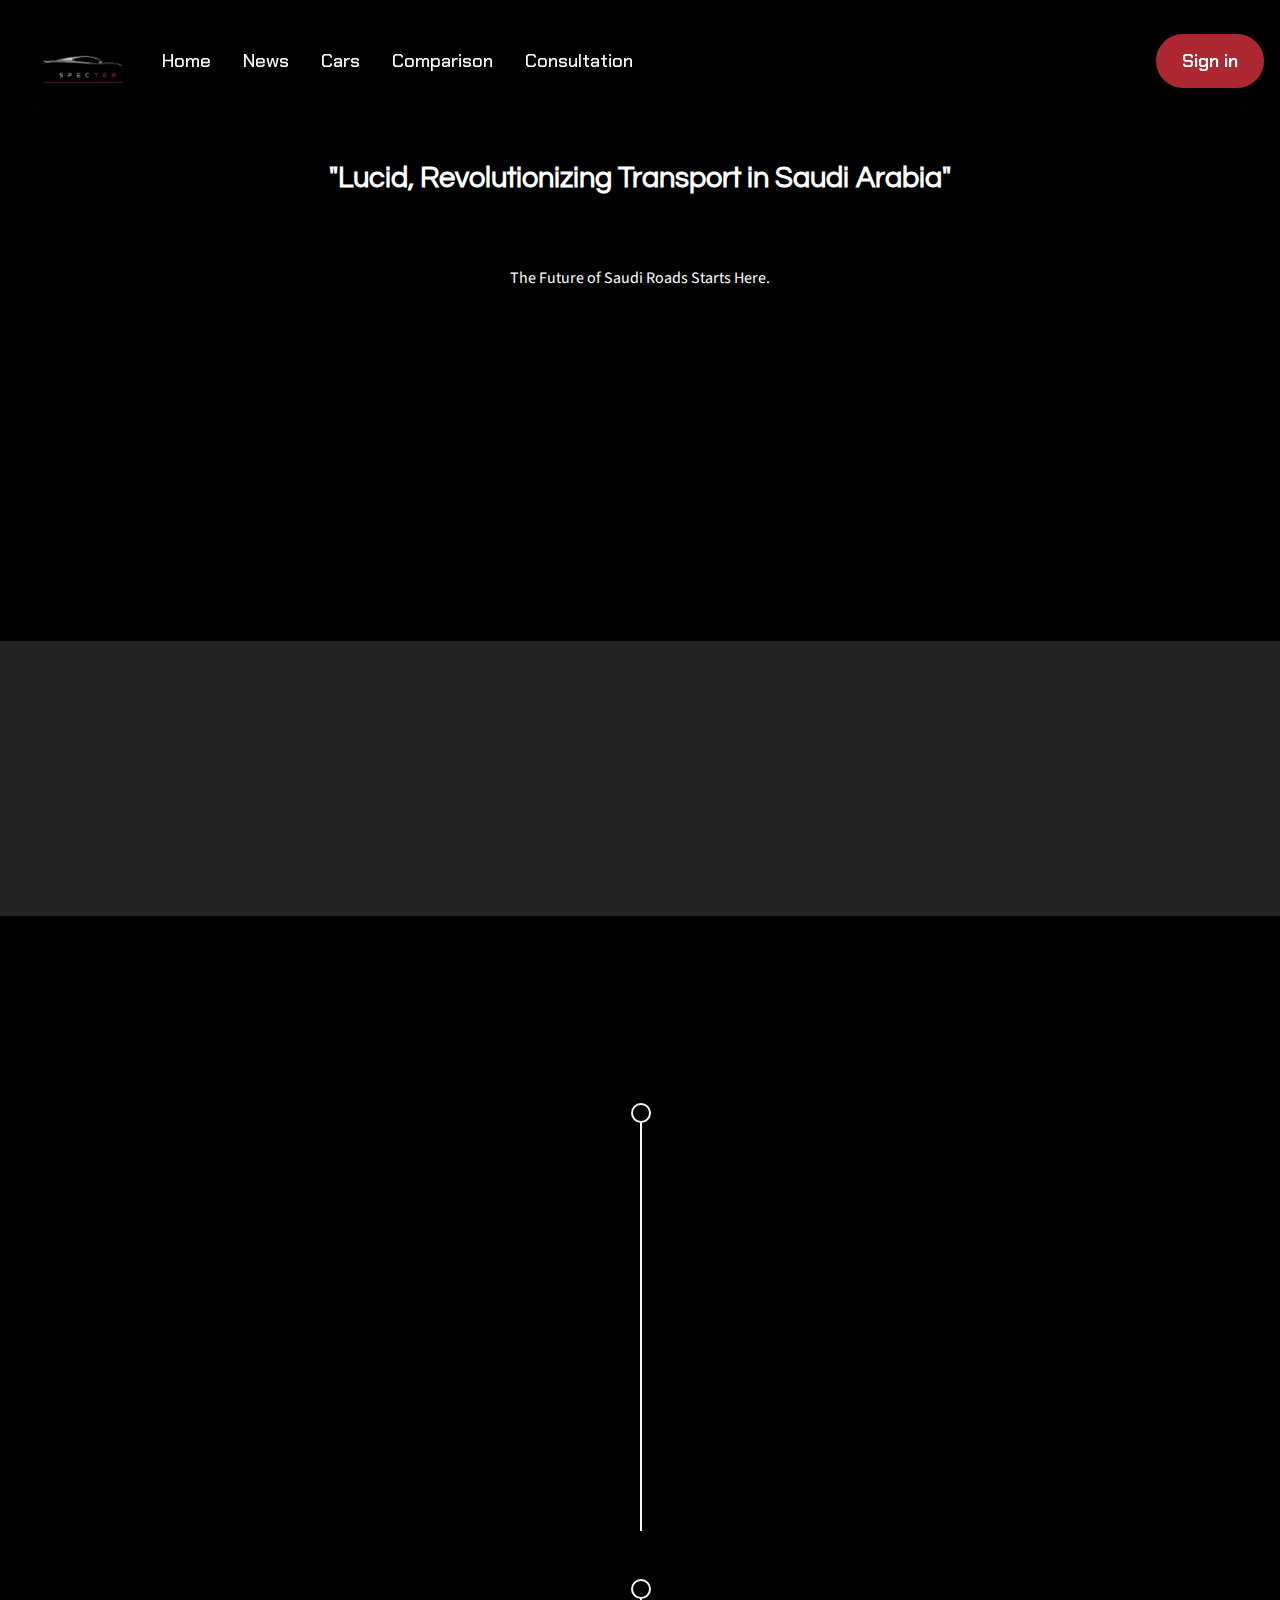
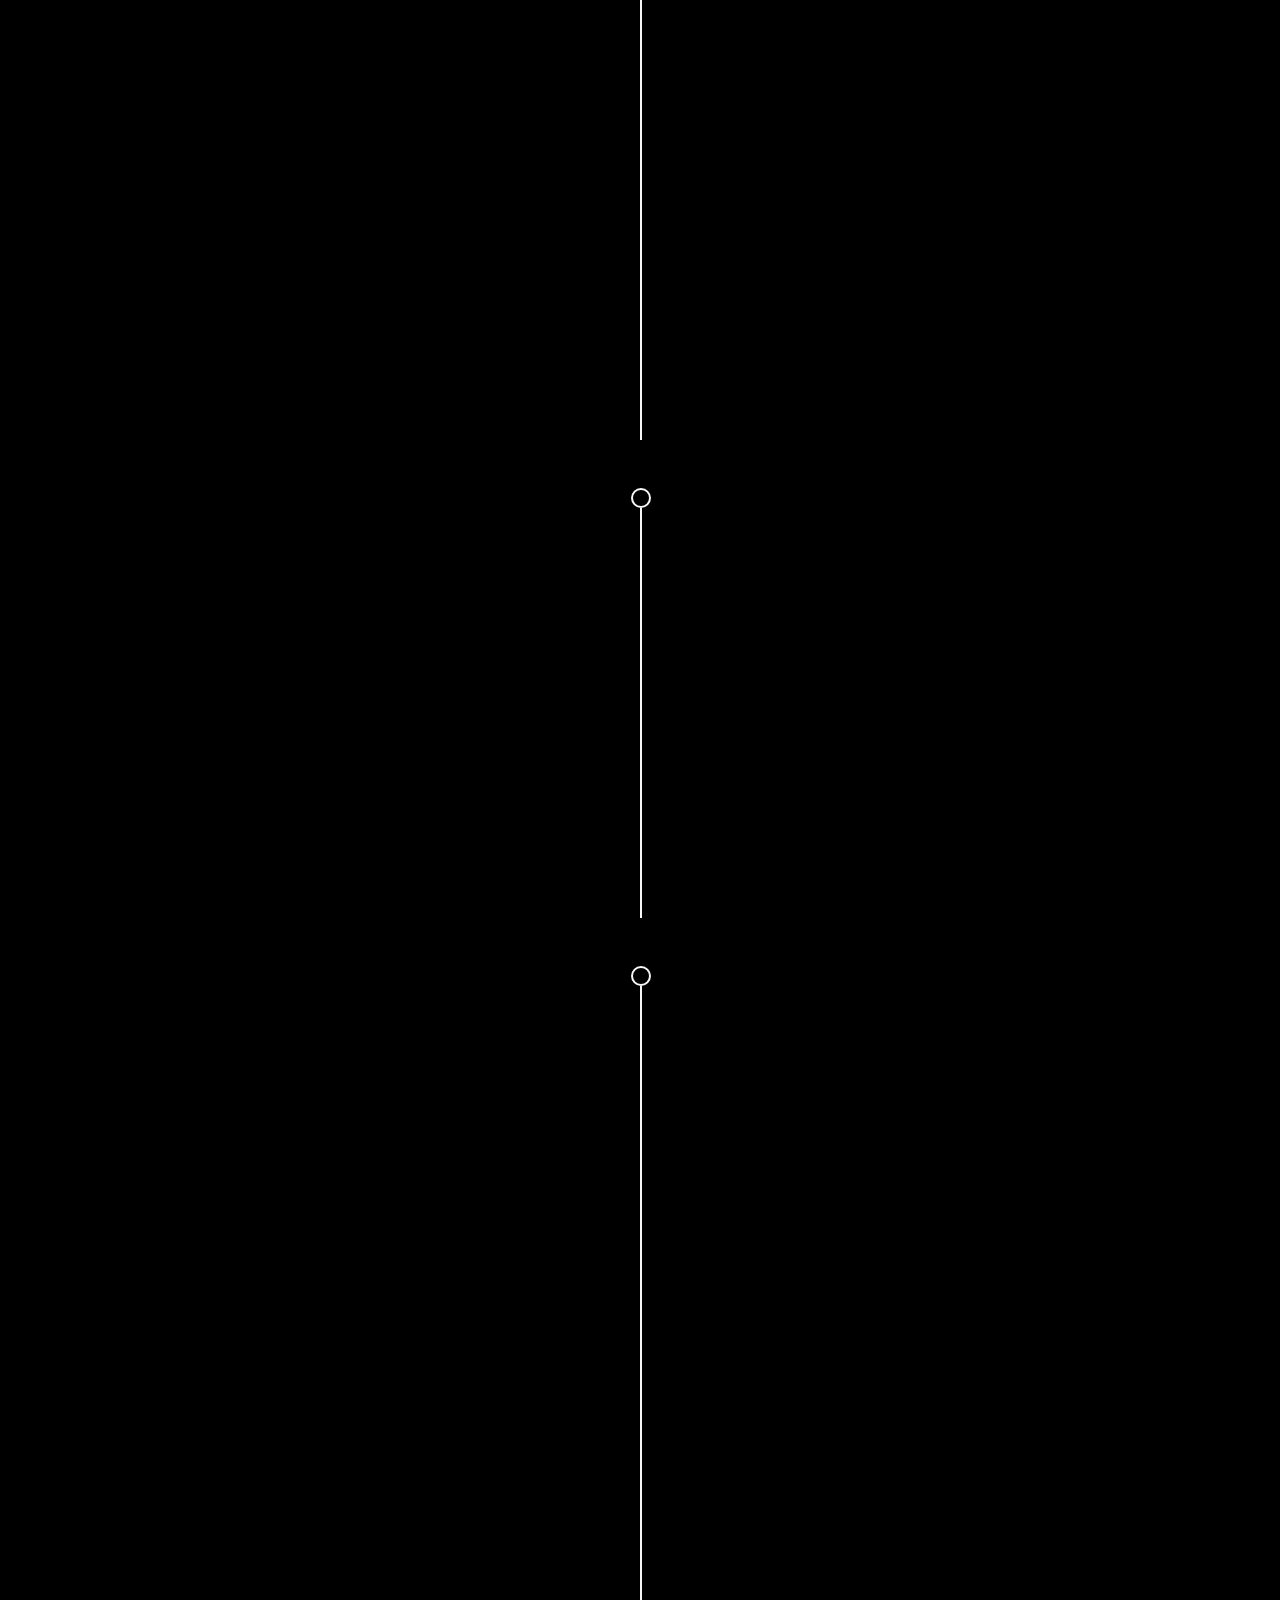
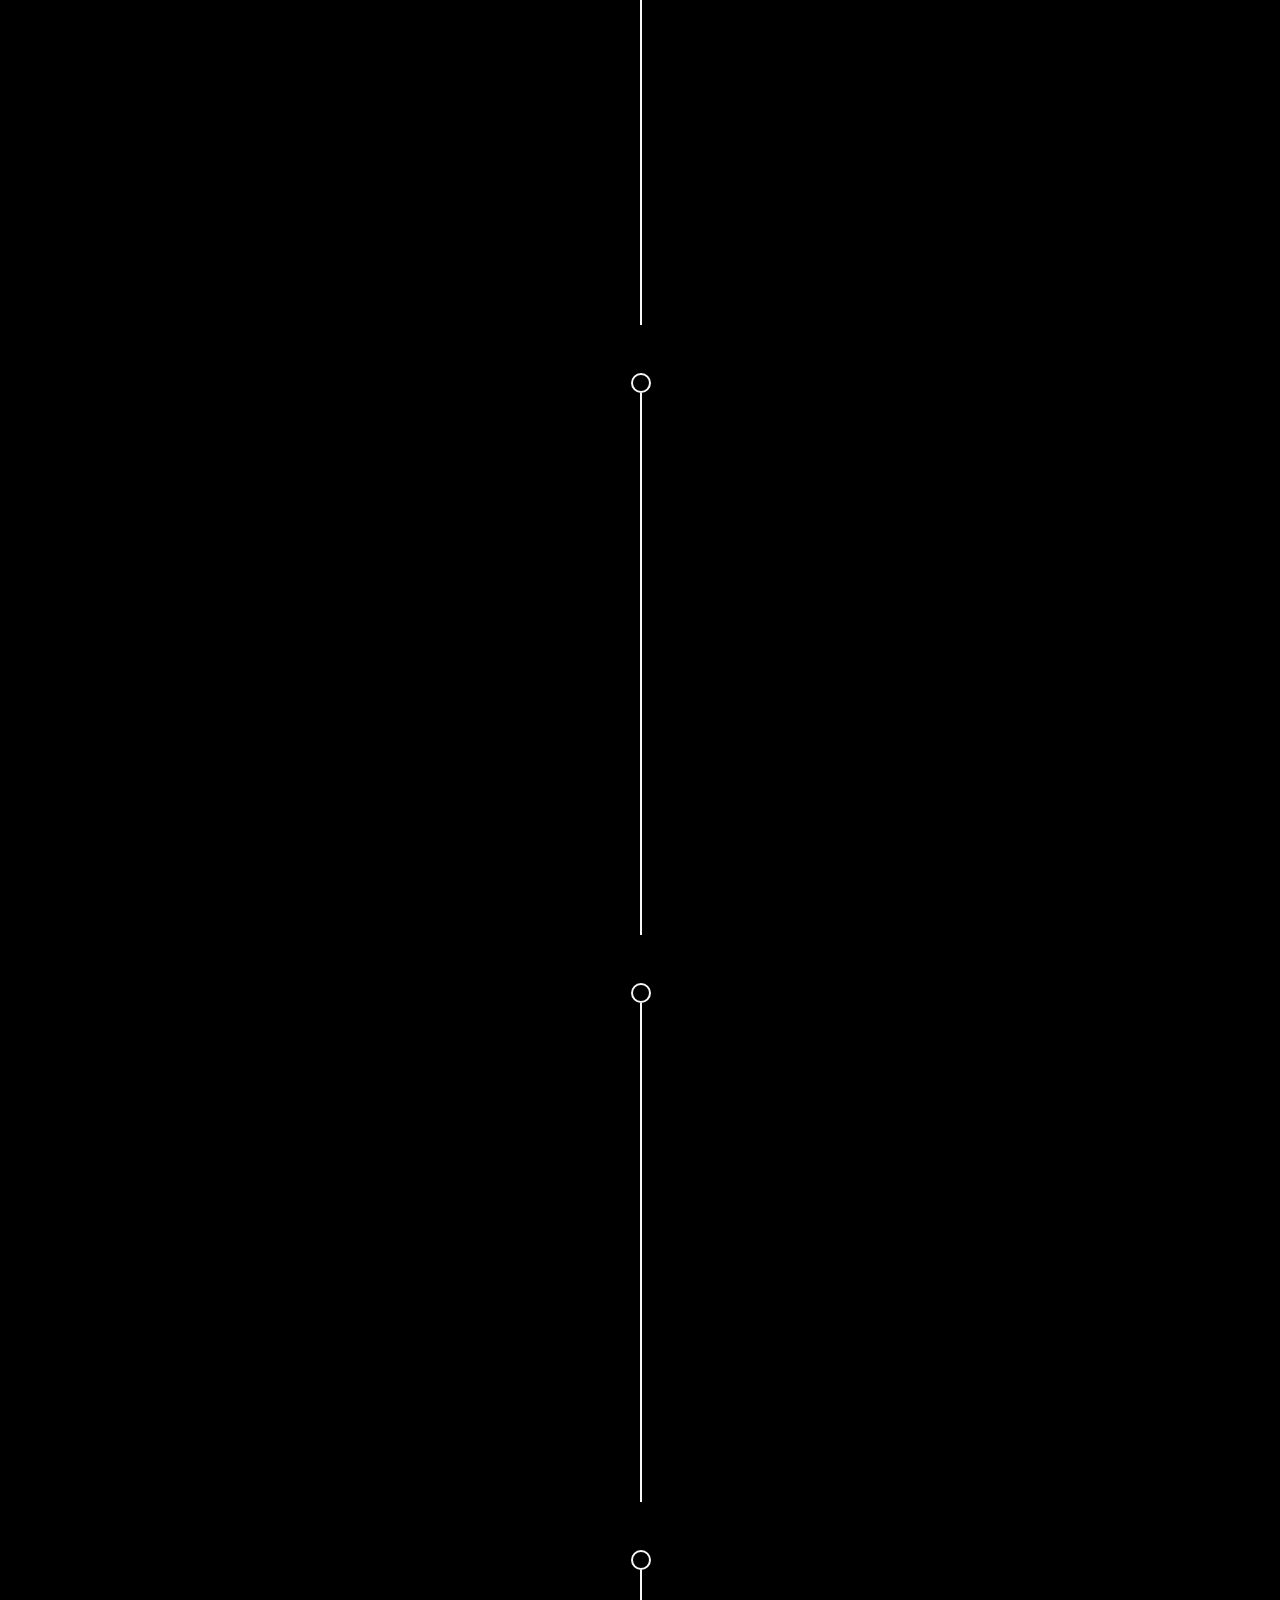
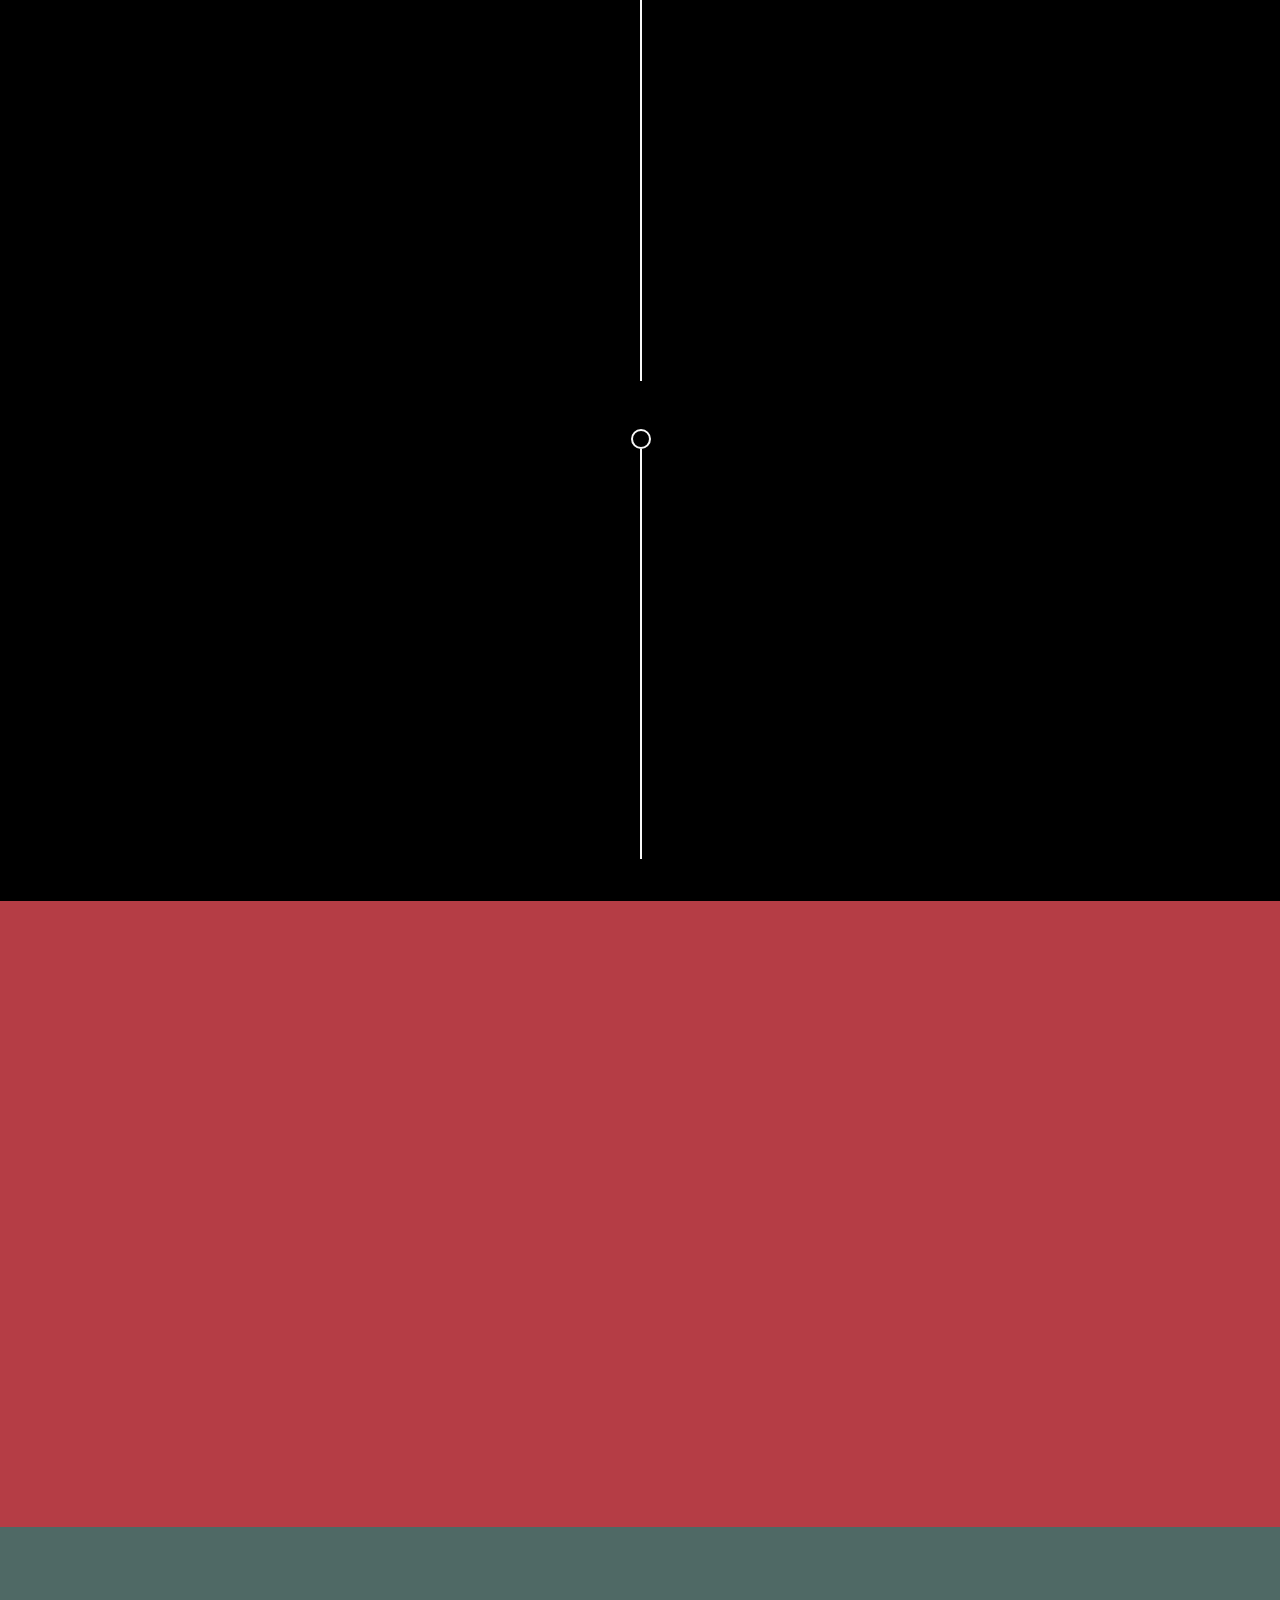
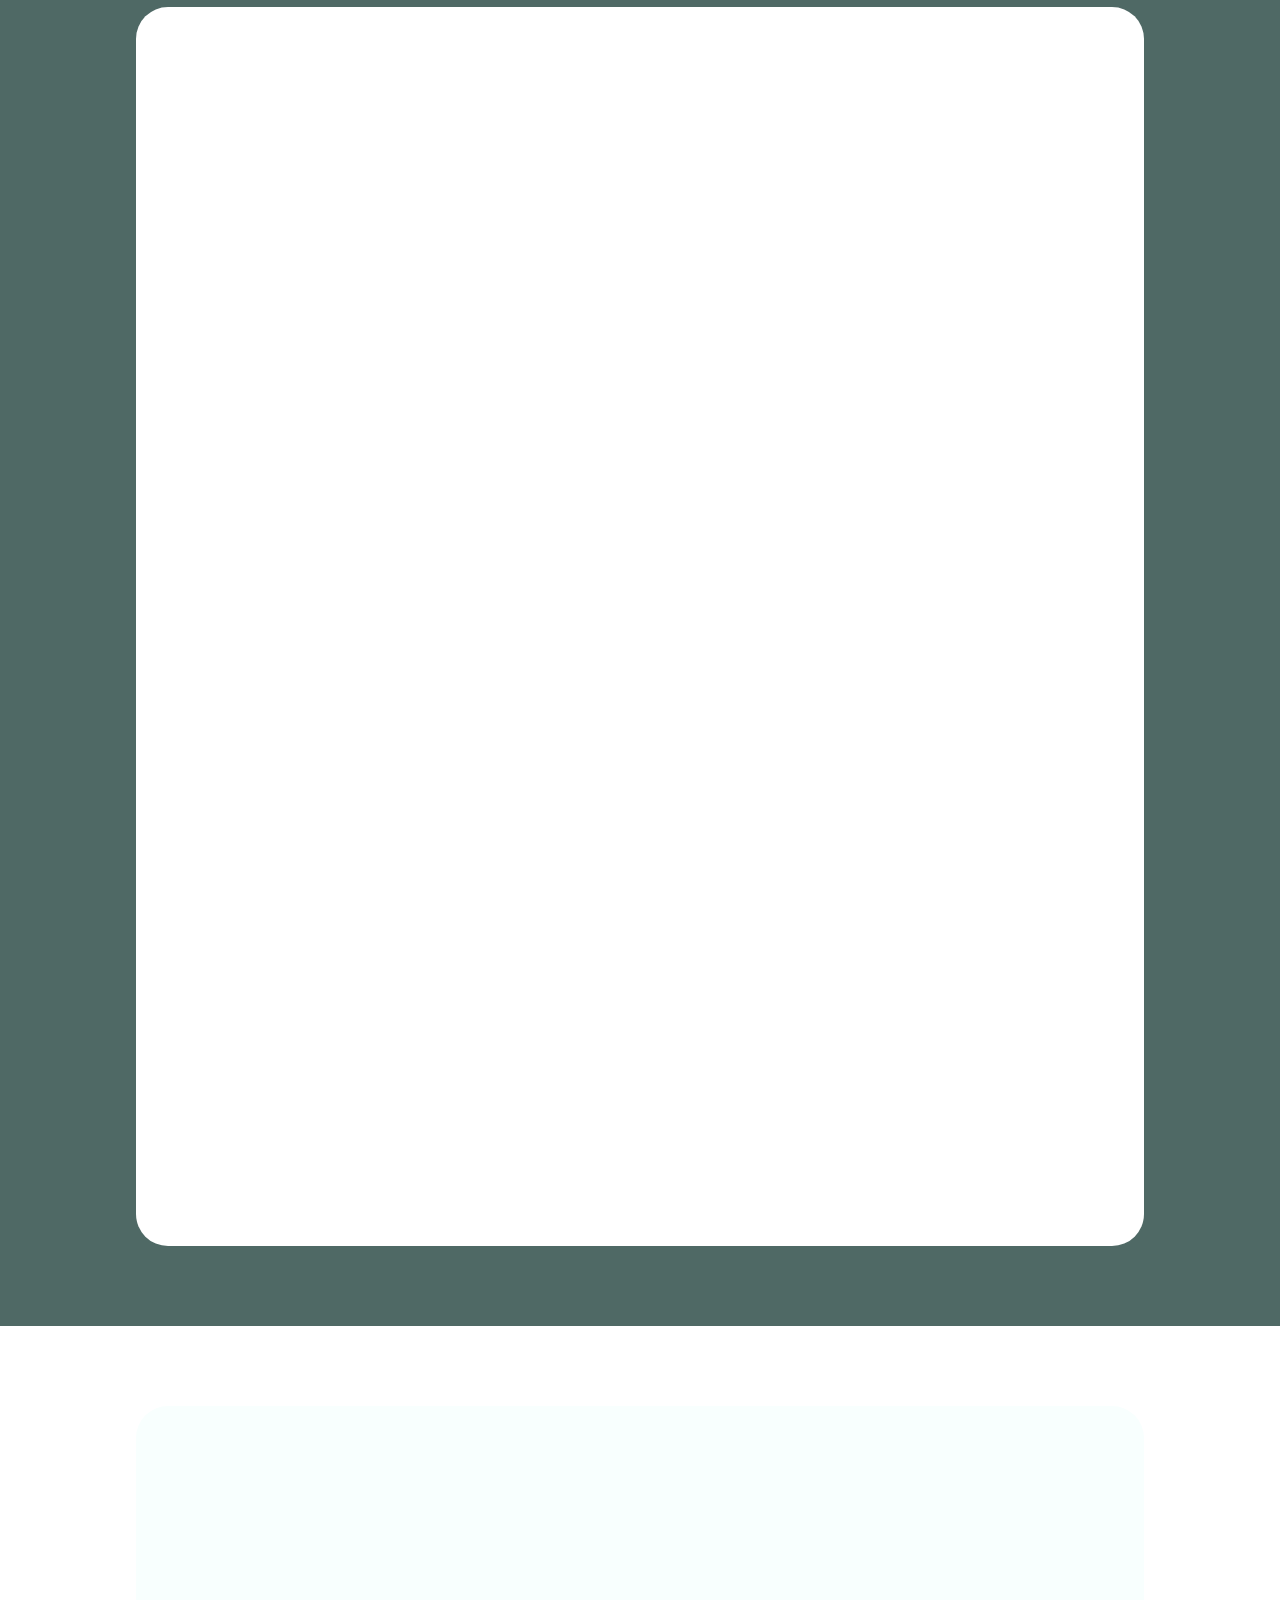
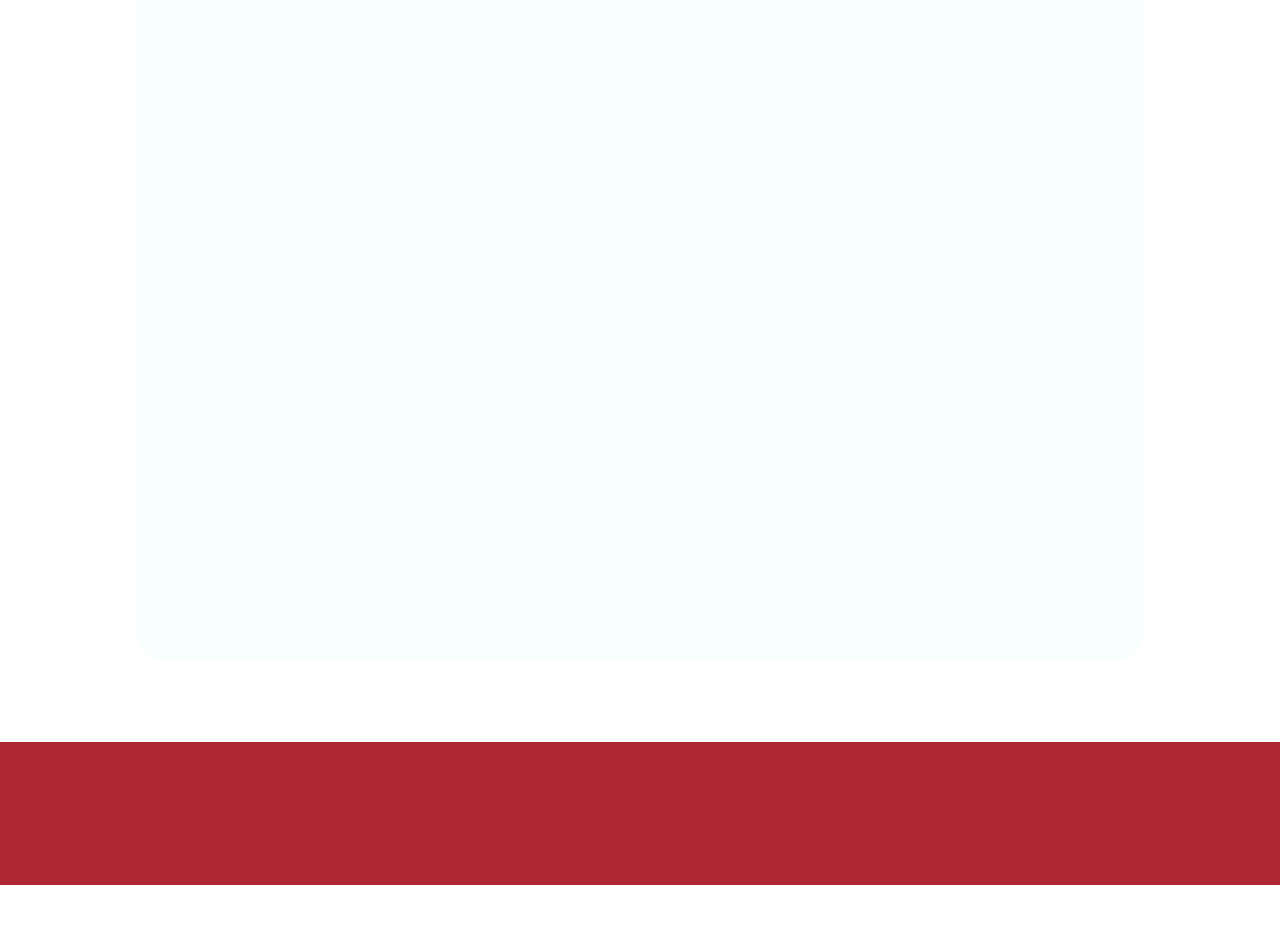
<file: finalspecter/page1.html>
<!DOCTYPE html>
<html  >
<head>
  <!-- Site made with Mobirise Website Builder v5.9.18, https://mobirise.com -->
  <meta charset="UTF-8">
  <meta http-equiv="X-UA-Compatible" content="IE=edge">
  <meta name="generator" content="Mobirise v5.9.18, mobirise.com">
  <meta name="viewport" content="width=device-width, initial-scale=1, minimum-scale=1">
  <link rel="shortcut icon" href="assets/images/-11-page-0001-removebg-preview-160x160.png" type="image/x-icon">
  <meta name="description" content="">
  
  
  <title>News</title>
  <link rel="stylesheet" href="assets/web/assets/mobirise-icons2/mobirise2.css">
  <link rel="stylesheet" href="assets/bootstrap/css/bootstrap.min.css">
  <link rel="stylesheet" href="assets/bootstrap/css/bootstrap-grid.min.css">
  <link rel="stylesheet" href="assets/bootstrap/css/bootstrap-reboot.min.css">
  <link rel="stylesheet" href="assets/parallax/jarallax.css">
  <link rel="stylesheet" href="assets/animatecss/animate.css">
  <link rel="stylesheet" href="assets/dropdown/css/style.css">
  <link rel="stylesheet" href="assets/theme/css/style.css">
  <link rel="preload" href="https://fonts.googleapis.com/css?family=Kanit:100,100i,200,200i,300,300i,400,400i,500,500i,600,600i,700,700i,800,800i,900,900i&display=swap" as="style" onload="this.onload=null;this.rel='stylesheet'">
  <noscript><link rel="stylesheet" href="https://fonts.googleapis.com/css?family=Kanit:100,100i,200,200i,300,300i,400,400i,500,500i,600,600i,700,700i,800,800i,900,900i&display=swap"></noscript>
  <link rel="preload" href="https://fonts.googleapis.com/css?family=Questrial:400&display=swap" as="style" onload="this.onload=null;this.rel='stylesheet'">
  <noscript><link rel="stylesheet" href="https://fonts.googleapis.com/css?family=Questrial:400&display=swap"></noscript>
  <link rel="preload" href="https://fonts.googleapis.com/css?family=Changa:200,300,400,500,600,700,800&display=swap" as="style" onload="this.onload=null;this.rel='stylesheet'">
  <noscript><link rel="stylesheet" href="https://fonts.googleapis.com/css?family=Changa:200,300,400,500,600,700,800&display=swap"></noscript>
  <link rel="preload" href="https://fonts.googleapis.com/css?family=Mada:200,300,400,500,600,700,800,900&display=swap" as="style" onload="this.onload=null;this.rel='stylesheet'">
  <noscript><link rel="stylesheet" href="https://fonts.googleapis.com/css?family=Mada:200,300,400,500,600,700,800,900&display=swap"></noscript>
  <link rel="preload" href="https://fonts.googleapis.com/css?family=Chakra+Petch:300,300i,400,400i,500,500i,600,600i,700,700i&display=swap" as="style" onload="this.onload=null;this.rel='stylesheet'">
  <noscript><link rel="stylesheet" href="https://fonts.googleapis.com/css?family=Chakra+Petch:300,300i,400,400i,500,500i,600,600i,700,700i&display=swap"></noscript>
  <link rel="preload" as="style" href="assets/mobirise/css/mbr-additional.css?v=5hW0kq"><link rel="stylesheet" href="assets/mobirise/css/mbr-additional.css?v=5hW0kq" type="text/css">

  
  
  
</head>
<body>
  
  <section data-bs-version="5.1" class="menu menu2 cid-ut5NggRIJ3" once="menu" id="menu02-1w">
	

	<nav class="navbar navbar-dropdown navbar-fixed-top navbar-expand-lg">
		<div class="container">
			<div class="navbar-brand">
				<span class="navbar-logo">
					
						<img src="assets/images/-11-page-0001-removebg-preview-160x160.png" alt="specter logo" style="height: 5rem;">
					
				</span>
				
			</div>
			<button class="navbar-toggler" type="button" data-toggle="collapse" data-bs-toggle="collapse" data-target="#navbarSupportedContent" data-bs-target="#navbarSupportedContent" aria-controls="navbarNavAltMarkup" aria-expanded="false" aria-label="Toggle navigation">
				<div class="hamburger">
					<span></span>
					<span></span>
					<span></span>
					<span></span>
				</div>
			</button>
			<div class="collapse navbar-collapse" id="navbarSupportedContent">
				<ul class="navbar-nav nav-dropdown" data-app-modern-menu="true"><li class="nav-item">
						<a class="nav-link link text-white text-primary display-4" href="index.html#header05-1">Home</a>
					</li><li class="nav-item"><a class="nav-link link text-white text-primary display-4" href="page1.html#header07-24">News</a></li><li class="nav-item"><a class="nav-link link text-white text-primary display-4" href="cars.html" target="_blank">Cars</a></li>
					<li class="nav-item">
						<a class="nav-link link text-white text-primary display-4" href="https://youtube.com">Comparison</a>
					</li><li class="nav-item">
						<a class="nav-link link text-white text-primary display-4" href="index.html#features024-1k" aria-expanded="false">Consultation</a>
					</li></ul>
				
				<div class="navbar-buttons mbr-section-btn"><a class="btn btn-primary display-4">Sign in</a></div>
			</div>
		</div>
	</nav>
</section>

<section data-bs-version="5.1" class="header7 cid-ut5NJV2LQg" id="header07-24">
  

  
  
  <div class="topbg"></div>
  <div class="align-center container-fluid">
    <div class="row justify-content-center">
      <div class="col-md-12 mb-5 content-head">
        <h1 class="mbr-section-title mbr-fonts-style mb-4 display-2"><strong>"Lucid, Revolutionizing Transport in Saudi Arabia"</strong><div><strong><br></strong></div></h1>
        <p class="mbr-text mbr-fonts-style mb-4 display-7">The Future of Saudi Roads Starts Here.<br></p>
        
      </div>
    </div>

    <div class="row justify-content-center">
      <div class="mbr-figure col-12 col-md-8"><iframe class="mbr-embedded-video" src="https://www.youtube.com/embed/GAg4ww277sw?rel=0&amp;amp;&amp;showinfo=0&amp;autoplay=0&amp;loop=0" width="1280" height="720" frameborder="0" allowfullscreen></iframe></div>
    </div>
  </div>
</section>

<section data-bs-version="5.1" class="timeline3 cid-ut5OXe2nPe" id="timeline3-2a">
    

    
    
    <div class="container">
        <div class="mbr-section-head">
            <h3 class="mbr-section-title mbr-fonts-style align-center mb-0 display-5"><strong>LUCID Timeline&nbsp;</strong></h3>
            
        </div>
        <div class="timelines-container mt-4">
            <div class="row timeline-element first-separline mb-5">
                <div class="timeline-date col-12">
                    <div class="timeline-date-wrapper">
                        <p class="mbr-timeline-date display-7">2007</p>
                    </div>
                </div>
                <span class="iconBackground"></span>
                <div class="col-12 col-md-6">
                    <div class="image-wrapper">
                        <img src="assets/images/lucid-saudi-arabia-facility-1.webp" alt="lucid factory " title="">
                    </div>
                </div>
                <div class="col-12 col-md-6">
                    <div class="timeline-text-wrapper">
                        <h4 class="mbr-timeline-title mbr-fonts-style mb-0 display-2"><strong>Lucid Motors Founded</strong></h4>
                        <p class="mbr-text mbr-fonts-style mt-3 mb-0 display-7">
                            Founded as Atieva by former Tesla engineers Bernard Tse and Sam Weng. Initially, the company focused on developing electric vehicle battery systems and technology for other automakers.
                        </p>
                    </div>
                </div>
            </div>
            <div class="row timeline-element first-separline mb-5">
                <div class="timeline-date col-12">
                    <div class="timeline-date-wrapper">
                        <p class="mbr-timeline-date display-7">
                            2016</p>
                    </div>
                </div>
                <span class="iconBackground"></span>
                <div class="col-12 col-md-6">
                    <div class="image-wrapper">
                        <img src="assets/images/lucid-27201904044-1059x794.jpeg" alt="Mobirise Website Builder" title="">
                    </div>
                </div>
                <div class="col-12 col-md-6">
                    <div class="timeline-text-wrapper">
                        <h4 class="mbr-timeline-title mbr-fonts-style mb-0 display-2"><strong>Rebranding to Lucid Motors</strong></h4>
                        <p class="mbr-text mbr-fonts-style mt-3 mb-0 display-7">Atieva rebranded as Lucid Motors and announced its intention to produce electric vehicles. The company began developing its first vehicle, the Lucid Air.<br></p>
                    </div>
                </div>
            </div>
            <div class="row timeline-element first-separline mb-5">
                <div class="timeline-date col-12">
                    <div class="timeline-date-wrapper">
                        <p class="mbr-timeline-date display-7">
                            2018</p>
                    </div>
                </div>
                <span class="iconBackground"></span>
                <div class="col-12 col-md-6">
                    <div class="image-wrapper">
                        <img src="assets/images/lucid-saudi-arabia.webp" alt="Mobirise Website Builder" title="">
                    </div>
                </div>
                <div class="col-12 col-md-6">
                    <div class="timeline-text-wrapper">
                        <h4 class="mbr-timeline-title mbr-fonts-style mb-0 display-2"><strong>Saudi Arabia Investment</strong></h4>
                        <p class="mbr-text mbr-fonts-style mt-3 mb-0 display-7">Public Investment Fund (PIF) of Saudi Arabia invested $1 billion into Lucid Motors to help fund the development of its electric vehicles, particularly the Lucid Air sedan. This partnership greatly boosted Lucid's financial resources.<br></p>
                    </div>
                </div>
            </div>
            <div class="row timeline-element first-separline mb-5">
                <div class="timeline-date col-12">
                    <div class="timeline-date-wrapper">
                        <p class="mbr-timeline-date display-7">
                            2020</p>
                    </div>
                </div>
                <span class="iconBackground"></span>
                <div class="col-12 col-md-6">
                    <div class="image-wrapper">
                        <img src="assets/images/lucid-motors-iaa-open-space-2023-munich-p1120049-1059x1589.jpeg" alt="Mobirise Website Builder" title="">
                    </div>
                </div>
                <div class="col-12 col-md-6">
                    <div class="timeline-text-wrapper">
                        <h4 class="mbr-timeline-title mbr-fonts-style mb-0 display-2"><strong>Lucid Air Unveiled</strong></h4>
                        <p class="mbr-text mbr-fonts-style mt-3 mb-0 display-7">Lucid Motors officially unveiled the Lucid Air in September, showcasing a luxury electric sedan with impressive specifications like up to 517 miles of range on a single charge (for the Lucid Air Dream Edition).<br><br>The car featured advanced technology, including a massive touchscreen display, luxurious interiors, and impressive performance specs.<br></p>
                    </div>
                </div>
            </div>
            <div class="row timeline-element first-separline mb-5">
                <div class="timeline-date col-12">
                    <div class="timeline-date-wrapper">
                        <p class="mbr-timeline-date display-7">
                            2021</p>
                    </div>
                </div>
                <span class="iconBackground"></span>
                <div class="col-12 col-md-6">
                    <div class="image-wrapper">
                        <img src="assets/images/lucid-showroom-miami-1059x794.jpg" alt="Mobirise Website Builder" title="">
                    </div>
                </div>
                <div class="col-12 col-md-6">
                    <div class="timeline-text-wrapper">
                        <h4 class="mbr-timeline-title mbr-fonts-style mb-0 display-2"><strong>Lucid Motors Goes Public</strong></h4>
                        <p class="mbr-text mbr-fonts-style mt-3 mb-0 display-7">July: Lucid Motors went public through a reverse merger with Churchill Capital IV, a special purpose acquisition company (SPAC), giving Lucid a valuation of around $24 billion. Saudi Arabia’s PIF became a major shareholder.<br><br>October: The Lucid Air Dream Edition was delivered to its first customers, marking the company’s first production deliveries.<br><br>November: Lucid Motors officially began production of the Lucid Air at its new factory in Casa Grande, Arizona, which was a major milestone for the company.<br>
                        </p>
                    </div>
                </div>
            </div>
            <div class="row timeline-element first-separline mb-5">
                <div class="timeline-date col-12">
                    <div class="timeline-date-wrapper">
                        <p class="mbr-timeline-date display-7">
                            2022</p>
                    </div>
                </div>
                <span class="iconBackground"></span>
                <div class="col-12 col-md-6">
                    <div class="image-wrapper">
                        <img src="assets/images/lucid-drive-unit-iaa-2023-1x7a0514-1059x707.jpg" alt="Mobirise Website Builder" title="">
                    </div>
                </div>
                <div class="col-12 col-md-6">
                    <div class="timeline-text-wrapper">
                        <h4 class="mbr-timeline-title mbr-fonts-style mb-0 display-2"><strong>Expanding Production &amp; Deliveries</strong></h4>
                        <p class="mbr-text mbr-fonts-style mt-3 mb-0 display-7">Lucid began ramping up production of the Lucid Air, with more deliveries to customers. The company announced new trim levels of the Lucid Air, offering various performance and range options.<br><br>Lucid Gravity SUV announcement: Lucid teased its upcoming luxury electric SUV, the Lucid Gravity, which was expected to offer similar high-end features and performance to the Lucid Air.</p>
                    </div>
                </div>
            </div>
            <div class="row timeline-element first-separline mb-5">
                <div class="timeline-date col-12">
                    <div class="timeline-date-wrapper">
                        <p class="mbr-timeline-date display-7">
                            2023</p>
                    </div>
                </div>
                <span class="iconBackground"></span>
                <div class="col-12 col-md-6">
                    <div class="image-wrapper">
                        <img src="assets/images/social-1059x530.jpg" alt="Mobirise Website Builder" title="">
                    </div>
                </div>
                <div class="col-12 col-md-6">
                    <div class="timeline-text-wrapper">
                        <h4 class="mbr-timeline-title mbr-fonts-style mb-0 display-2"><strong>Lucid Air Continues to Deliver &amp; Expand</strong></h4>
                        <p class="mbr-text mbr-fonts-style mt-3 mb-0 display-7">Lucid Motors began expanding its production capacity at the Arizona factory. The company worked on improving its supply chain to meet demand.<br><br>The Lucid Air Sapphire was announced as the performance-focused, high-performance version of the Lucid Air, offering extreme speed and acceleration (0-60 mph in under 2 seconds).<br><br>2023 saw increasing competition in the luxury EV market, with Lucid focusing on retaining its position as a top-tier electric vehicle maker.</p>
                    </div>
                </div>
            </div>
            <div class="row timeline-element first-separline mb-5">
                <div class="timeline-date col-12">
                    <div class="timeline-date-wrapper">
                        <p class="mbr-timeline-date display-7">
                            2025</p>
                    </div>
                </div>
                <span class="iconBackground"></span>
                <div class="col-12 col-md-6">
                    <div class="image-wrapper">
                        <img src="assets/images/lucid-bear-desktop-3.webp" alt="Mobirise Website Builder" title="">
                    </div>
                </div>
                <div class="col-12 col-md-6">
                    <div class="timeline-text-wrapper">
                        <h4 class="mbr-timeline-title mbr-fonts-style mb-0 display-2"><strong>Lucid Gravity SUV Launch</strong></h4>
                        <p class="mbr-text mbr-fonts-style mt-3 mb-0 display-7">
                            Lucid Gravity, the electric SUV, is expected to debut in 2024, providing another option for those looking for a luxury electric vehicle in a more versatile SUV body style. It is expected to offer similar performance specs to the Lucid Air but with a larger, more family-friendly design.<br>
                        </p>
                    </div>
                </div>
            </div>
            
            
            
            
        </div>
    </div>
</section>

<section data-bs-version="5.1" class="image2 cid-ut69K2PbXw mbr-parallax-background" id="image2-2b">
    

    
    <div class="mbr-overlay" style="opacity: 0.9; background-color: rgb(173, 40, 49);">
    </div>

    <div class="container">
        <div class="row align-items-center">
            <div class="col-12 col-lg-6">
                <div class="image-wrapper">
                    <img src="assets/images/2024-kia-ev9-011-1080-1920x1080.jpg" alt="Mobirise Website Builder">
                    <p class="mbr-description mbr-fonts-style mt-2 align-center display-5">
                        Kia EV9</p>
                </div>
            </div>
            <div class="col-12 col-lg">
                <div class="text-wrapper">
                    <h3 class="mbr-section-title mbr-fonts-style mb-3 display-1"><strong>Car of the year!</strong></h3>
                    <p class="mbr-text mbr-fonts-style display-7">The Kia EV9 has been crowned the winner of the 2024 Car of the Year Award. Earlier this month, the UK Car of the Year Awards (UKCOTY) announced the winners of their 7 categories, where the EV9 took home the Large Crossover award.
<br>
<br>The category winners were all put forward for the ultimate accolade: the prestigious UK Car of the Year title. We’re delighted to announce that the Kia EV9 won, coming out on top above all other award-winning vehicles.
<br>
<br>As our most generation-defining electric car yet, we’re thrilled the EV9 received such fitting and respected recognition. The EV9 is designed to set new standards, and we’re proud to see this in action.</p>
                </div>
            </div>
        </div>
    </div>
</section>

<section data-bs-version="5.1" class="article8 cid-utPOv3a22Q" id="article08-2x">
  

  
  
  <div class="container">
    <div class="row justify-content-center">
      <div class="card col-md-12 col-lg-10">
        <div class="card-wrapper">
          <div class="image-wrapper d-flex justify-content-center mb-4">
            <img src="assets/images/2-u8-premium-edition-1-1187x668.jpeg" alt="Mobirise Website Builder">
          </div>
          <div class="card-content-text">
            <h3 class="card-title mbr-fonts-style mbr-white mt-3 mb-4 display-2"><strong>The future for cars is Chinese!</strong></h3>
          <div class="row card-box align-left">
            
            <div class="item features-without-image col-12 active">
              <div class="item-wrapper">
                
                <p class="mbr-text mbr-fonts-style display-7">China is quickly transforming the global car industry, producing high-quality, affordable vehicles. In Q4 2023, BYD overtook Tesla as the world's largest EV maker, and China became the biggest car exporter, surpassing Japan. With 70% of global lithium-ion battery production, Chinese manufacturers like BYD and Geely are tech-driven, offering advanced features that appeal to younger buyers.
<br>
<br>Western countries face a "trilemma" of free trade, clean tech, and low inflation, which means accepting China’s growing market share, leading to job losses and restructuring. The US and EU have raised tariffs on Chinese imports, but these measures may only slow, not halt, China's rise. Chinese firms are setting up local factories in Hungary and Mexico to avoid tariffs.
<br>
<br>In regions like the Middle East, Chinese cars are gaining popularity due to their affordability and quality. Western companies may need to reinvent their brands, much like Swiss watchmakers did after digital watches disrupted the market. China’s growing influence in the car industry is now undeniable and global.</p>
              </div>
            </div>
            

            
          </div>
          </div>
        </div>
      </div>
    </div>
  </div>
</section>

<section data-bs-version="5.1" class="article9 cid-utnHQyJTu5 mbr-parallax-background" id="article09-2g">
  

  
  <div class="mbr-overlay" style="opacity: 0.3; background-color: rgb(255, 255, 255);"></div>
  <div class="container">
    <div class="row justify-content-center">
      <div class="card col-md-12 col-lg-10">
        <div class="card-wrapper">
          <div class="card-content-text">
            <h3 class="card-title mbr-fonts-style mbr-white mt-3 mb-4 display-1"><strong>The Porsche 911 Turbo Hybrid Is Coming In 2025</strong></h3>
          <div class="row card-box align-left">
            
            <div class="item features-without-image col-12 active">
              <div class="item-wrapper">
                <h4 class="mbr-section-subtitle mbr-fonts-style mb-3 display-4"><strong>Much like the GTS, it will use battery cells from Varta.</strong></h4>
                <p class="mbr-text mbr-fonts-style display-7">Porsche won't launch a fully electric 911 this decade but a hybrid is already out there. The new GTS will be available before the end of the year as the first-ever electrified derivative of Zuffenhausen’s iconic sports car. Should you want extra oomph, the Turbo will follow suit next year. Celebrating its 50th anniversary in 2024, the 911 Turbo will become a hybrid as well.
<br>The important disclosure was made by Porsche Chief Financial Officer Lutz Meschke during the conference call related to Q3 2024 sales. The CFO said the new 911 Turbo will also employ battery cells from Varta. Earlier this year, the two companies agreed to deepen their strategic partnership. Porsche is buying a majority stake in V4Drive Battery GmbH, a subsidiary of Varta.
<br>
<br>The lithium-ion round cells that go into the 911 GTS and its 1.9-kWh battery pack are currently in the “industrialization process,” said Meschke. In other words, production is being ramped up as we speak. That’ll allow Porsche to broaden the sports car’s portfolio with a hybrid Turbo in 2025. Although the Taycan Turbo doesn’t have forced induction (or even a combustion engine), the updated 911 Turbo should keep the pair of turbocharges.
<br>
<br>We reached out to Porsche for a comment. While the company didn't deny the possibility of a hybrid 911 Turbo, it stopped short of confirming it. Here's what 911 spokesperson Luke Vandezande told us:
<br>
<br>"We can confirm that we have, among other versions, a new turbo variant in the 911 pipeline. As usual, we will choose an innovative drive train concept for the highest-performance derivative of our icon. However, we are not in a position yet to confirm the exact timing."
<br>
<br>The gas-only 2025 911 Turbo is already out in the United States, so its hybrid successor won’t arrive before the 2026 model year. We’re worried electrification might bring a significant price jump considering the GTS is about $14,000 more expensive than before. The 911 GTS now starts at $166,895. Before it goes hybrid, the Turbo kicks off from $199,195 for the coupe, rising to $245,195 for the Turbo S Cabriolet.&nbsp;<br>
                </p>
              </div>
            </div>
            
          </div>
          </div>
          <div class="image-wrapper d-flex justify-content-center mt-3">
            
          </div>
        </div>
      </div>
    </div>
  </div>
</section>

<section data-bs-version="5.1" class="footer2 cid-ut5NgmZyXT" once="footers" id="footer02-23">
    

    
    

    <div class="container">
        <div class="row">
            <div class="col-12 col-lg-6 center mt-2 mb-3">
                <p class="mbr-fonts-style copyright mb-0 display-7">
                    © Copyright 2030 Mobirise - All Rights Reserved
                </p>
            </div>
            <div class="col-12 col-lg-6 center">
                <div class="row-links mt-2 mb-3">
                    <ul class="row-links-soc">
                        
                        
                        
                        
                    <li class="row-links-soc-item mbr-fonts-style display-7">
                            <a href="#" class="text-success">Instagram</a>
                        </li><li class="row-links-soc-item mbr-fonts-style display-7">
                            <a href="#" class="text-success">TikTok</a>
                        </li><li class="row-links-soc-item mbr-fonts-style display-7">
                            <a href="#" class="text-success">YouTube</a>
                        </li><li class="row-links-soc-item mbr-fonts-style display-7">
                            <a href="#" class="text-success">Twitter</a>
                        </li></ul>
                </div>
            </div>
        </div>
    </div>
</section><section class="display-7" style="padding: 0;align-items: center;justify-content: center;flex-wrap: wrap;    align-content: center;display: flex;position: relative;height: 4rem;"><a href="https://mobiri.se/3547592" style="flex: 1 1;height: 4rem;position: absolute;width: 100%;z-index: 1;"><img alt="" style="height: 4rem;" src="[data-uri]"></a><p style="margin: 0;text-align: center;" class="display-7">&#8204;</p><a style="z-index:1" href="https://mobirise.com/builder/ai-website-maker.html">AI Website Maker</a></section><script src="assets/bootstrap/js/bootstrap.bundle.min.js"></script>  <script src="assets/parallax/jarallax.js"></script>  <script src="assets/smoothscroll/smooth-scroll.js"></script>  <script src="assets/ytplayer/index.js"></script>  <script src="assets/dropdown/js/navbar-dropdown.js"></script>  <script src="assets/theme/js/script.js"></script>  
  
  
  <input name="animation" type="hidden">
  </body>
</html>
</file>
<file: style.css>
*{

    margin: 0;
    padding: 0;
    box-sizing: border-box;
    font-family: "poppins", sans-serif;
}

body{
    display: flex;
    justify-content: center;
    align-items: center;
    min-height: 100vh;
    background: url('img2.jfif') no-repeat;
    background-size: cover;
    background-position: center;
}
.wrapper{
    width: 420px;
    background: transparent;
    border: 2px solid rgba(255, 255, 255, .2);
    backdrop-filter: blur(20px);
    box-shadow: 0 0 10px rgba(0, 0, 0, .2);
    color: #000;
    border-radius: 10px;
    padding: 30px 40px;
}

.wrapper h1 {
font-size: 36px;
text-align: center;
}

.wrapper .input-box {
    position: relative;
    width: 100%;
    height: 50px;
    margin: 30px 0;
}

.input-box input{
    width: 100%;
    height: 100%;
    background: transparent;
    border: none;
    outline: none;
    border: 2px solid rgba(255, 255, 255, .2);
    border-radius: 40px;
    font-size: 16px;
    color: #fff;
    padding: 20px 45px 20px 20px;

}

.input-box input::placeholder{
    color: #fff;
}

.input-box i {
    position: absolute;
    position: 20px;
    top: 50%;
    transform: translateY(-50%);
    font-size: 20px;
}

.wrapper .remember-forgot{
display: flex;
justify-content: space-between;
font-size: 14.5px;
margin: -15px 0 15px;
}
.remember-forgot label input{
    accent-color: #fff;
    margin-right: 3px;
}

.remember-forgot a{
    color: #fff;
    text-decoration: none;
}

.remember-forgot a:hover{
    text-decoration: underline;
}
.wrapper .btn {
    width: 100%;
    height: 45px;
    background: #fff;
    border: none;
    outline: none;
    border-radius: 40px;
    box-shadow: 0 0 10px rgba(0, 0, 0, .1);
    cursor: pointer;
    font-size: 16px;
    color: #333;
    font-weight: 600;
}

.wrapper .register-link{
    font-size: 14.5px;
    text-align: center;
    margin: 20px 0 15px;
}

.register-link p a{
    color: #fff;
    text-decoration: underline;
    font-weight: 600;
}

.register-link p a:hover {
text-decoration: underline;
}
</file>
<file: finalspecter/assets/web/assets/mobirise-icons2/mobirise2.css>
@font-face {
  font-family: 'Moririse2';
  font-display: swap;
  src:  url('mobirise2.eot?f2bix4');
  src:  url('mobirise2.eot?f2bix4#iefix') format('embedded-opentype'),
    url('mobirise2.ttf?f2bix4') format('truetype'),
    url('mobirise2.woff?f2bix4') format('woff'),
    url('mobirise2.svg?f2bix4#mobirise2') format('svg');
  font-weight: normal;
  font-style: normal;
}

[class^="mobi-"], [class*=" mobi-"] {
  /* use !important to prevent issues with browser extensions that change fonts */
  font-family: 'Moririse2' !important;
  speak: none;
  font-style: normal;
  font-weight: normal;
  font-variant: normal;
  text-transform: none;
  line-height: 1;

  /* Better Font Rendering =========== */
  -webkit-font-smoothing: antialiased;
  -moz-osx-font-smoothing: grayscale;
}

.mobi-mbri-add-submenu:before {
  content: "\e900";
}
.mobi-mbri-alert:before {
  content: "\e901";
}
.mobi-mbri-align-center:before {
  content: "\e902";
}
.mobi-mbri-align-justify:before {
  content: "\e903";
}
.mobi-mbri-align-left:before {
  content: "\e904";
}
.mobi-mbri-align-right:before {
  content: "\e905";
}
.mobi-mbri-android:before {
  content: "\e906";
}
.mobi-mbri-apple:before {
  content: "\e907";
}
.mobi-mbri-arrow-down:before {
  content: "\e908";
}
.mobi-mbri-arrow-next:before {
  content: "\e909";
}
.mobi-mbri-arrow-prev:before {
  content: "\e90a";
}
.mobi-mbri-arrow-up:before {
  content: "\e90b";
}
.mobi-mbri-bold:before {
  content: "\e90c";
}
.mobi-mbri-bookmark:before {
  content: "\e90d";
}
.mobi-mbri-bootstrap:before {
  content: "\e90e";
}
.mobi-mbri-briefcase:before {
  content: "\e90f";
}
.mobi-mbri-browse:before {
  content: "\e910";
}
.mobi-mbri-bulleted-list:before {
  content: "\e911";
}
.mobi-mbri-calendar:before {
  content: "\e912";
}
.mobi-mbri-camera:before {
  content: "\e913";
}
.mobi-mbri-cart-add:before {
  content: "\e914";
}
.mobi-mbri-cart-full:before {
  content: "\e915";
}
.mobi-mbri-cash:before {
  content: "\e916";
}
.mobi-mbri-change-style:before {
  content: "\e917";
}
.mobi-mbri-chat:before {
  content: "\e918";
}
.mobi-mbri-clock:before {
  content: "\e919";
}
.mobi-mbri-close:before {
  content: "\e91a";
}
.mobi-mbri-cloud:before {
  content: "\e91b";
}
.mobi-mbri-code:before {
  content: "\e91c";
}
.mobi-mbri-contact-form:before {
  content: "\e91d";
}
.mobi-mbri-credit-card:before {
  content: "\e91e";
}
.mobi-mbri-cursor-click:before {
  content: "\e91f";
}
.mobi-mbri-cust-feedback:before {
  content: "\e920";
}
.mobi-mbri-database:before {
  content: "\e921";
}
.mobi-mbri-delivery:before {
  content: "\e922";
}
.mobi-mbri-desktop:before {
  content: "\e923";
}
.mobi-mbri-devices:before {
  content: "\e924";
}
.mobi-mbri-down:before {
  content: "\e925";
}
.mobi-mbri-download-2:before {
  content: "\e926";
}
.mobi-mbri-download:before {
  content: "\e927";
}
.mobi-mbri-drag-n-drop-2:before {
  content: "\e928";
}
.mobi-mbri-drag-n-drop:before {
  content: "\e929";
}
.mobi-mbri-edit-2:before {
  content: "\e92a";
}
.mobi-mbri-edit:before {
  content: "\e92b";
}
.mobi-mbri-error:before {
  content: "\e92c";
}
.mobi-mbri-extension:before {
  content: "\e92d";
}
.mobi-mbri-features:before {
  content: "\e92e";
}
.mobi-mbri-file:before {
  content: "\e92f";
}
.mobi-mbri-flag:before {
  content: "\e930";
}
.mobi-mbri-folder:before {
  content: "\e931";
}
.mobi-mbri-gift:before {
  content: "\e932";
}
.mobi-mbri-github:before {
  content: "\e933";
}
.mobi-mbri-globe-2:before {
  content: "\e934";
}
.mobi-mbri-globe:before {
  content: "\e935";
}
.mobi-mbri-growing-chart:before {
  content: "\e936";
}
.mobi-mbri-hearth:before {
  content: "\e937";
}
.mobi-mbri-help:before {
  content: "\e938";
}
.mobi-mbri-home:before {
  content: "\e939";
}
.mobi-mbri-hot-cup:before {
  content: "\e93a";
}
.mobi-mbri-idea:before {
  content: "\e93b";
}
.mobi-mbri-image-gallery:before {
  content: "\e93c";
}
.mobi-mbri-image-slider:before {
  content: "\e93d";
}
.mobi-mbri-info:before {
  content: "\e93e";
}
.mobi-mbri-italic:before {
  content: "\e93f";
}
.mobi-mbri-key:before {
  content: "\e940";
}
.mobi-mbri-laptop:before {
  content: "\e941";
}
.mobi-mbri-layers:before {
  content: "\e942";
}
.mobi-mbri-left-right:before {
  content: "\e943";
}
.mobi-mbri-left:before {
  content: "\e944";
}
.mobi-mbri-letter:before {
  content: "\e945";
}
.mobi-mbri-like:before {
  content: "\e946";
}
.mobi-mbri-link:before {
  content: "\e947";
}
.mobi-mbri-lock:before {
  content: "\e948";
}
.mobi-mbri-login:before {
  content: "\e949";
}
.mobi-mbri-logout:before {
  content: "\e94a";
}
.mobi-mbri-magic-stick:before {
  content: "\e94b";
}
.mobi-mbri-map-pin:before {
  content: "\e94c";
}
.mobi-mbri-menu:before {
  content: "\e94d";
}
.mobi-mbri-mobile-2:before {
  content: "\e94e";
}
.mobi-mbri-mobile-horizontal:before {
  content: "\e94f";
}
.mobi-mbri-mobile:before {
  content: "\e950";
}
.mobi-mbri-mobirise:before {
  content: "\e951";
}
.mobi-mbri-more-horizontal:before {
  content: "\e952";
}
.mobi-mbri-more-vertical:before {
  content: "\e953";
}
.mobi-mbri-music:before {
  content: "\e954";
}
.mobi-mbri-new-file:before {
  content: "\e955";
}
.mobi-mbri-numbered-list:before {
  content: "\e956";
}
.mobi-mbri-opened-folder:before {
  content: "\e957";
}
.mobi-mbri-pages:before {
  content: "\e958";
}
.mobi-mbri-paper-plane:before {
  content: "\e959";
}
.mobi-mbri-paperclip:before {
  content: "\e95a";
}
.mobi-mbri-phone:before {
  content: "\e95b";
}
.mobi-mbri-photo:before {
  content: "\e95c";
}
.mobi-mbri-photos:before {
  content: "\e95d";
}
.mobi-mbri-pin:before {
  content: "\e95e";
}
.mobi-mbri-play:before {
  content: "\e95f";
}
.mobi-mbri-plus:before {
  content: "\e960";
}
.mobi-mbri-preview:before {
  content: "\e961";
}
.mobi-mbri-print:before {
  content: "\e962";
}
.mobi-mbri-protect:before {
  content: "\e963";
}
.mobi-mbri-question:before {
  content: "\e964";
}
.mobi-mbri-quote-left:before {
  content: "\e965";
}
.mobi-mbri-quote-right:before {
  content: "\e966";
}
.mobi-mbri-redo:before {
  content: "\e967";
}
.mobi-mbri-refresh:before {
  content: "\e968";
}
.mobi-mbri-responsive-2:before {
  content: "\e969";
}
.mobi-mbri-responsive:before {
  content: "\e96a";
}
.mobi-mbri-right:before {
  content: "\e96b";
}
.mobi-mbri-rocket:before {
  content: "\e96c";
}
.mobi-mbri-sad-face:before {
  content: "\e96d";
}
.mobi-mbri-sale:before {
  content: "\e96e";
}
.mobi-mbri-save:before {
  content: "\e96f";
}
.mobi-mbri-search:before {
  content: "\e970";
}
.mobi-mbri-setting-2:before {
  content: "\e971";
}
.mobi-mbri-setting-3:before {
  content: "\e972";
}
.mobi-mbri-setting:before {
  content: "\e973";
}
.mobi-mbri-share:before {
  content: "\e974";
}
.mobi-mbri-shopping-bag:before {
  content: "\e975";
}
.mobi-mbri-shopping-basket:before {
  content: "\e976";
}
.mobi-mbri-shopping-cart:before {
  content: "\e977";
}
.mobi-mbri-sites:before {
  content: "\e978";
}
.mobi-mbri-smile-face:before {
  content: "\e979";
}
.mobi-mbri-speed:before {
  content: "\e97a";
}
.mobi-mbri-star:before {
  content: "\e97b";
}
.mobi-mbri-success:before {
  content: "\e97c";
}
.mobi-mbri-sun:before {
  content: "\e97d";
}
.mobi-mbri-sun2:before {
  content: "\e97e";
}
.mobi-mbri-tablet-vertical:before {
  content: "\e97f";
}
.mobi-mbri-tablet:before {
  content: "\e980";
}
.mobi-mbri-target:before {
  content: "\e981";
}
.mobi-mbri-timer:before {
  content: "\e982";
}
.mobi-mbri-to-ftp:before {
  content: "\e983";
}
.mobi-mbri-to-local-drive:before {
  content: "\e984";
}
.mobi-mbri-touch-swipe:before {
  content: "\e985";
}
.mobi-mbri-touch:before {
  content: "\e986";
}
.mobi-mbri-trash:before {
  content: "\e987";
}
.mobi-mbri-underline:before {
  content: "\e988";
}
.mobi-mbri-undo:before {
  content: "\e989";
}
.mobi-mbri-unlink:before {
  content: "\e98a";
}
.mobi-mbri-unlock:before {
  content: "\e98b";
}
.mobi-mbri-up-down:before {
  content: "\e98c";
}
.mobi-mbri-up:before {
  content: "\e98d";
}
.mobi-mbri-update:before {
  content: "\e98e";
}
.mobi-mbri-upload-2:before {
  content: "\e98f";
}
.mobi-mbri-upload:before {
  content: "\e990";
}
.mobi-mbri-user-2:before {
  content: "\e991";
}
.mobi-mbri-user:before {
  content: "\e992";
}
.mobi-mbri-users:before {
  content: "\e993";
}
.mobi-mbri-video-play:before {
  content: "\e994";
}
.mobi-mbri-video:before {
  content: "\e995";
}
.mobi-mbri-watch:before {
  content: "\e996";
}
.mobi-mbri-website-theme-2:before {
  content: "\e997";
}
.mobi-mbri-website-theme:before {
  content: "\e998";
}
.mobi-mbri-wifi:before {
  content: "\e999";
}
.mobi-mbri-windows:before {
  content: "\e99a";
}
.mobi-mbri-zoom-in:before {
  content: "\e99b";
}
.mobi-mbri-zoom-out:before {
  content: "\e99c";
}
</file>
<file: finalspecter/assets/parallax/jarallax.css>
.jarallax {
    position: relative;
    z-index: 0;
}
.jarallax > .jarallax-img {
    position: absolute;
    object-fit: cover;
    /* support for plugin https://github.com/bfred-it/object-fit-images */
    font-family: 'object-fit: cover;';
    top: 0;
    left: 0;
    width: 100%;
    height: 100%;
    z-index: -1;
}
</file>
<file: finalspecter/assets/dropdown/css/style.css>
.navbar-dropdown {
  left: 0;
  padding: 0;
  position: absolute;
  right: 0;
  top: 0;
  transition: all 0.45s ease;
  z-index: 1030;
  background: #282828; }
  .navbar-dropdown .navbar-logo {
    margin-right: 0.8rem;
    transition: margin 0.3s ease-in-out;
    vertical-align: middle; }
    .navbar-dropdown .navbar-logo img {
      height: 3.125rem;
      transition: all 0.3s ease-in-out; }
    .navbar-dropdown .navbar-logo.mbr-iconfont {
      font-size: 3.125rem;
      line-height: 3.125rem; }
  .navbar-dropdown .navbar-caption {
    font-weight: 700;
    white-space: normal;
    vertical-align: -4px;
    line-height: 3.125rem !important; }
    .navbar-dropdown .navbar-caption, .navbar-dropdown .navbar-caption:hover {
      color: inherit;
      text-decoration: none; }
  .navbar-dropdown .mbr-iconfont + .navbar-caption {
    vertical-align: -1px; }
  .navbar-dropdown.navbar-fixed-top {
    position: fixed; }
  .navbar-dropdown .navbar-brand span {
    vertical-align: -4px; }
  .navbar-dropdown.bg-color.transparent {
    background: none; }
  .navbar-dropdown.navbar-short .navbar-brand {
    padding: 0.625rem 0; }
    .navbar-dropdown.navbar-short .navbar-brand span {
      vertical-align: -1px; }
  .navbar-dropdown.navbar-short .navbar-caption {
    line-height: 2.375rem !important;
    vertical-align: -2px; }
  .navbar-dropdown.navbar-short .navbar-logo {
    margin-right: 0.5rem; }
    .navbar-dropdown.navbar-short .navbar-logo img {
      height: 2.375rem; }
    .navbar-dropdown.navbar-short .navbar-logo.mbr-iconfont {
      font-size: 2.375rem;
      line-height: 2.375rem; }
  .navbar-dropdown.navbar-short .mbr-table-cell {
    height: 3.625rem; }
  .navbar-dropdown .navbar-close {
    left: 0.6875rem;
    position: fixed;
    top: 0.75rem;
    z-index: 1000; }
  .navbar-dropdown .hamburger-icon {
    content: "";
    display: inline-block;
    vertical-align: middle;
    width: 16px;
    -webkit-box-shadow: 0 -6px 0 1px #282828,0 0 0 1px #282828,0 6px 0 1px #282828;
    -moz-box-shadow: 0 -6px 0 1px #282828,0 0 0 1px #282828,0 6px 0 1px #282828;
    box-shadow: 0 -6px 0 1px #282828,0 0 0 1px #282828,0 6px 0 1px #282828; }

.dropdown-menu .dropdown-toggle[data-toggle="dropdown-submenu"]::after {
  border-bottom: 0.35em solid transparent;
  border-left: 0.35em solid;
  border-right: 0;
  border-top: 0.35em solid transparent;
  margin-left: 0.3rem; }

.dropdown-menu .dropdown-item:focus {
  outline: 0; }

.nav-dropdown {
  font-size: 0.75rem;
  font-weight: 500;
  height: auto !important; }
  .nav-dropdown .nav-btn {
    padding-left: 1rem; }
  .nav-dropdown .link {
    margin: .667em 1.667em;
    font-weight: 500;
    padding: 0;
    transition: color .2s ease-in-out; }
    .nav-dropdown .link.dropdown-toggle {
      margin-right: 2.583em; }
      .nav-dropdown .link.dropdown-toggle::after {
        margin-left: .25rem;
        border-top: 0.35em solid;
        border-right: 0.35em solid transparent;
        border-left: 0.35em solid transparent;
        border-bottom: 0; }
      .nav-dropdown .link.dropdown-toggle[aria-expanded="true"] {
        margin: 0;
        padding: 0.667em 3.263em  0.667em 1.667em; }
  .nav-dropdown .link::after,
  .nav-dropdown .dropdown-item::after {
    color: inherit; }
  .nav-dropdown .btn {
    font-size: 0.75rem;
    font-weight: 700;
    letter-spacing: 0;
    margin-bottom: 0;
    padding-left: 1.25rem;
    padding-right: 1.25rem; }
  .nav-dropdown .dropdown-menu {
    border-radius: 0;
    border: 0;
    left: 0;
    margin: 0;
    padding-bottom: 1.25rem;
    padding-top: 1.25rem;
    position: relative; }
  .nav-dropdown .dropdown-submenu {
    margin-left: 0.125rem;
    top: 0; }
  .nav-dropdown .dropdown-item {
    font-weight: 500;
    line-height: 2;
    padding: 0.3846em 4.615em 0.3846em 1.5385em;
    position: relative;
    transition: color .2s ease-in-out, background-color .2s ease-in-out; }
    .nav-dropdown .dropdown-item::after {
      margin-top: -0.3077em;
      position: absolute;
      right: 1.1538em;
      top: 50%; }
    .nav-dropdown .dropdown-item:focus, .nav-dropdown .dropdown-item:hover {
      background: none; }

@media (max-width: 767px) {
  .nav-dropdown.navbar-toggleable-sm {
    bottom: 0;
    display: none;
    left: 0;
    overflow-x: hidden;
    position: fixed;
    top: 0;
    transform: translateX(-100%);
    -ms-transform: translateX(-100%);
    -webkit-transform: translateX(-100%);
    width: 18.75rem;
    z-index: 999; } }
.nav-dropdown.navbar-toggleable-xl {
  bottom: 0;
  display: none;
  left: 0;
  overflow-x: hidden;
  position: fixed;
  top: 0;
  transform: translateX(-100%);
  -ms-transform: translateX(-100%);
  -webkit-transform: translateX(-100%);
  width: 18.75rem;
  z-index: 999; }

.nav-dropdown-sm {
  display: block !important;
  overflow-x: hidden;
  overflow: auto;
  padding-top: 3.875rem; }
  .nav-dropdown-sm::after {
    content: "";
    display: block;
    height: 3rem;
    width: 100%; }
  .nav-dropdown-sm.collapse.in ~ .navbar-close {
    display: block !important; }
  .nav-dropdown-sm.collapsing, .nav-dropdown-sm.collapse.in {
    transform: translateX(0);
    -ms-transform: translateX(0);
    -webkit-transform: translateX(0);
    transition: all 0.25s ease-out;
    -webkit-transition: all 0.25s ease-out;
    background: #282828; }
  .nav-dropdown-sm.collapsing[aria-expanded="false"] {
    transform: translateX(-100%);
    -ms-transform: translateX(-100%);
    -webkit-transform: translateX(-100%); }
  .nav-dropdown-sm .nav-item {
    display: block;
    margin-left: 0 !important;
    padding-left: 0; }
  .nav-dropdown-sm .link,
  .nav-dropdown-sm .dropdown-item {
    border-top: 1px dotted rgba(255, 255, 255, 0.1);
    font-size: 0.8125rem;
    line-height: 1.6;
    margin: 0 !important;
    padding: 0.875rem 2.4rem 0.875rem 1.5625rem !important;
    position: relative;
    white-space: normal; }
    .nav-dropdown-sm .link:focus, .nav-dropdown-sm .link:hover,
    .nav-dropdown-sm .dropdown-item:focus,
    .nav-dropdown-sm .dropdown-item:hover {
      background: rgba(0, 0, 0, 0.2) !important;
      color: #c0a375; }
  .nav-dropdown-sm .nav-btn {
    position: relative;
    padding: 1.5625rem 1.5625rem 0 1.5625rem; }
    .nav-dropdown-sm .nav-btn::before {
      border-top: 1px dotted rgba(255, 255, 255, 0.1);
      content: "";
      left: 0;
      position: absolute;
      top: 0;
      width: 100%; }
    .nav-dropdown-sm .nav-btn + .nav-btn {
      padding-top: 0.625rem; }
      .nav-dropdown-sm .nav-btn + .nav-btn::before {
        display: none; }
  .nav-dropdown-sm .btn {
    padding: 0.625rem 0; }
  .nav-dropdown-sm .dropdown-toggle[data-toggle="dropdown-submenu"]::after {
    margin-left: .25rem;
    border-top: 0.35em solid;
    border-right: 0.35em solid transparent;
    border-left: 0.35em solid transparent;
    border-bottom: 0; }
  .nav-dropdown-sm .dropdown-toggle[data-toggle="dropdown-submenu"][aria-expanded="true"]::after {
    border-top: 0;
    border-right: 0.35em solid transparent;
    border-left: 0.35em solid transparent;
    border-bottom: 0.35em solid; }
  .nav-dropdown-sm .dropdown-menu {
    margin: 0;
    padding: 0;
    position: relative;
    top: 0;
    left: 0;
    width: 100%;
    border: 0;
    float: none;
    border-radius: 0;
    background: none; }
  .nav-dropdown-sm .dropdown-submenu {
    left: 100%;
    margin-left: 0.125rem;
    margin-top: -1.25rem;
    top: 0; }

.navbar-toggleable-sm .nav-dropdown .dropdown-menu {
  position: absolute; }

.navbar-toggleable-sm .nav-dropdown .dropdown-submenu {
  left: 100%;
  margin-left: 0.125rem;
  margin-top: -1.25rem;
  top: 0; }

.navbar-toggleable-sm.opened .nav-dropdown .dropdown-menu {
  position: relative; }

.navbar-toggleable-sm.opened .nav-dropdown .dropdown-submenu {
  left: 0;
  margin-left: 00rem;
  margin-top: 0rem;
  top: 0; }

.is-builder .nav-dropdown.collapsing {
  transition: none !important; }
</file>
<file: finalspecter/assets/theme/css/style.css>
@charset "UTF-8";
section {
  background-color: #ffffff;
}

body {
  font-style: normal;
  line-height: 1.5;
  font-weight: 400;
  color: #232323;
  position: relative;
}

button {
  background-color: transparent;
  border-color: transparent;
}

.embla__button,
.carousel-control {
  background-color: #edefea !important;
  opacity: 0.8 !important;
  color: #464845 !important;
  border-color: #edefea !important;
}

.carousel .close,
.modalWindow .close {
  background-color: #edefea !important;
  color: #464845 !important;
  border-color: #edefea !important;
  opacity: 0.8 !important;
}

.carousel .close:hover,
.modalWindow .close:hover {
  opacity: 1 !important;
}

.carousel-indicators li {
  background-color: #edefea !important;
  border: 2px solid #464845 !important;
}

.carousel-indicators li:hover,
.carousel-indicators li:active {
  opacity: 0.8 !important;
}

.embla__button:hover,
.carousel-control:hover {
  background-color: #edefea !important;
  opacity: 1 !important;
}

.modalWindow-video-container {
  height: 80%;
}

section,
.container,
.container-fluid {
  position: relative;
  word-wrap: break-word;
}

a.mbr-iconfont:hover {
  text-decoration: none;
}

.article .lead p,
.article .lead ul,
.article .lead ol,
.article .lead pre,
.article .lead blockquote {
  margin-bottom: 0;
}

a {
  font-style: normal;
  font-weight: 400;
  cursor: pointer;
}
a, a:hover {
  text-decoration: none;
}

.mbr-section-title {
  font-style: normal;
  line-height: 1.3;
}

.mbr-section-subtitle {
  line-height: 1.3;
}

.mbr-text {
  font-style: normal;
  line-height: 1.7;
}

h1,
h2,
h3,
h4,
h5,
h6,
.display-1,
.display-2,
.display-4,
.display-5,
.display-7,
span,
p,
a {
  line-height: 1;
  word-break: break-word;
  word-wrap: break-word;
  font-weight: 400;
}

b,
strong {
  font-weight: bold;
}

input:-webkit-autofill, input:-webkit-autofill:hover, input:-webkit-autofill:focus, input:-webkit-autofill:active {
  transition-delay: 9999s;
  -webkit-transition-property: background-color, color;
  transition-property: background-color, color;
}

textarea[type=hidden] {
  display: none;
}

section {
  background-position: 50% 50%;
  background-repeat: no-repeat;
  background-size: cover;
}
section .mbr-background-video,
section .mbr-background-video-preview {
  position: absolute;
  bottom: 0;
  left: 0;
  right: 0;
  top: 0;
}

.hidden {
  visibility: hidden;
}

.mbr-z-index20 {
  z-index: 20;
}

/*! Base colors */
.mbr-white {
  color: #ffffff;
}

.mbr-black {
  color: #111111;
}

.mbr-bg-white {
  background-color: #ffffff;
}

.mbr-bg-black {
  background-color: #000000;
}

/*! Text-aligns */
.align-left {
  text-align: left;
}

.align-center {
  text-align: center;
}

.align-right {
  text-align: right;
}

/*! Font-weight  */
.mbr-light {
  font-weight: 300;
}

.mbr-regular {
  font-weight: 400;
}

.mbr-semibold {
  font-weight: 500;
}

.mbr-bold {
  font-weight: 700;
}

/*! Media  */
.media-content {
  flex-basis: 100%;
}

.media-container-row {
  display: flex;
  flex-direction: row;
  flex-wrap: wrap;
  justify-content: center;
  align-content: center;
  align-items: start;
}
.media-container-row .media-size-item {
  width: 400px;
}

.media-container-column {
  display: flex;
  flex-direction: column;
  flex-wrap: wrap;
  justify-content: center;
  align-content: center;
  align-items: stretch;
}
.media-container-column > * {
  width: 100%;
}

@media (min-width: 992px) {
  .media-container-row {
    flex-wrap: nowrap;
  }
}
figure {
  margin-bottom: 0;
  overflow: hidden;
}

figure[mbr-media-size] {
  transition: width 0.1s;
}

img,
iframe {
  display: block;
  width: 100%;
}

.card {
  background-color: transparent;
  border: none;
}

.card-box {
  width: 100%;
}

.card-img {
  text-align: center;
  flex-shrink: 0;
  -webkit-flex-shrink: 0;
}

.media {
  max-width: 100%;
  margin: 0 auto;
}

.mbr-figure {
  align-self: center;
}

.media-container > div {
  max-width: 100%;
}

.mbr-figure img,
.card-img img {
  width: 100%;
}

@media (max-width: 991px) {
  .media-size-item {
    width: auto !important;
  }
  .media {
    width: auto;
  }
  .mbr-figure {
    width: 100% !important;
  }
}
/*! Buttons */
.mbr-section-btn {
  margin-left: -0.6rem;
  margin-right: -0.6rem;
  font-size: 0;
}

.btn {
  font-weight: 600;
  border-width: 1px;
  font-style: normal;
  margin: 0.6rem 0.6rem;
  white-space: normal;
  transition: all 0.2s ease-in-out;
  display: inline-flex;
  align-items: center;
  justify-content: center;
  word-break: break-word;
}

.btn-sm {
  font-weight: 600;
  letter-spacing: 0px;
  transition: all 0.3s ease-in-out;
}

.btn-md {
  font-weight: 600;
  letter-spacing: 0px;
  transition: all 0.3s ease-in-out;
}

.btn-lg {
  font-weight: 600;
  letter-spacing: 0px;
  transition: all 0.3s ease-in-out;
}

.btn-form {
  margin: 0;
}
.btn-form:hover {
  cursor: pointer;
}

nav .mbr-section-btn {
  margin-left: 0rem;
  margin-right: 0rem;
}

/*! Btn icon margin */
.btn .mbr-iconfont,
.btn.btn-sm .mbr-iconfont {
  order: 1;
  cursor: pointer;
  margin-left: 0.5rem;
  vertical-align: sub;
}

.btn.btn-md .mbr-iconfont,
.btn.btn-md .mbr-iconfont {
  margin-left: 0.8rem;
}

.mbr-regular {
  font-weight: 400;
}

.mbr-semibold {
  font-weight: 500;
}

.mbr-bold {
  font-weight: 700;
}

[type=submit] {
  -webkit-appearance: none;
}

/*! Full-screen */
.mbr-fullscreen .mbr-overlay {
  min-height: 100vh;
}

.mbr-fullscreen {
  display: flex;
  display: -moz-flex;
  display: -ms-flex;
  display: -o-flex;
  align-items: center;
  min-height: 100vh;
  padding-top: 3rem;
  padding-bottom: 3rem;
}

/*! Map */
.map {
  height: 25rem;
  position: relative;
}
.map iframe {
  width: 100%;
  height: 100%;
}

/*! Scroll to top arrow */
.mbr-arrow-up {
  bottom: 25px;
  right: 90px;
  position: fixed;
  text-align: right;
  z-index: 5000;
  color: #ffffff;
  font-size: 22px;
}

.mbr-arrow-up a {
  background: rgba(0, 0, 0, 0.2);
  border-radius: 50%;
  color: #fff;
  display: inline-block;
  height: 60px;
  width: 60px;
  border: 2px solid #fff;
  outline-style: none !important;
  position: relative;
  text-decoration: none;
  transition: all 0.3s ease-in-out;
  cursor: pointer;
  text-align: center;
}
.mbr-arrow-up a:hover {
  background-color: rgba(0, 0, 0, 0.4);
}
.mbr-arrow-up a i {
  line-height: 60px;
}

.mbr-arrow-up-icon {
  display: block;
  color: #fff;
}

.mbr-arrow-up-icon::before {
  content: "›";
  display: inline-block;
  font-family: serif;
  font-size: 22px;
  line-height: 1;
  font-style: normal;
  position: relative;
  top: 6px;
  left: -4px;
  transform: rotate(-90deg);
}

/*! Arrow Down */
.mbr-arrow {
  position: absolute;
  bottom: 45px;
  left: 50%;
  width: 60px;
  height: 60px;
  cursor: pointer;
  background-color: rgba(80, 80, 80, 0.5);
  border-radius: 50%;
  transform: translateX(-50%);
}
@media (max-width: 767px) {
  .mbr-arrow {
    display: none;
  }
}
.mbr-arrow > a {
  display: inline-block;
  text-decoration: none;
  outline-style: none;
  animation: arrowdown 1.7s ease-in-out infinite;
  color: #ffffff;
}
.mbr-arrow > a > i {
  position: absolute;
  top: -2px;
  left: 15px;
  font-size: 2rem;
}

#scrollToTop a i::before {
  content: "";
  position: absolute;
  display: block;
  border-bottom: 2.5px solid #fff;
  border-left: 2.5px solid #fff;
  width: 27.8%;
  height: 27.8%;
  left: 50%;
  top: 51%;
  transform: translateY(-30%) translateX(-50%) rotate(135deg);
}

@keyframes arrowdown {
  0% {
    transform: translateY(0px);
  }
  50% {
    transform: translateY(-5px);
  }
  100% {
    transform: translateY(0px);
  }
}
@media (max-width: 500px) {
  .mbr-arrow-up {
    left: 0;
    right: 0;
    text-align: center;
  }
}
/*Gradients animation*/
@keyframes gradient-animation {
  from {
    background-position: 0% 100%;
    animation-timing-function: ease-in-out;
  }
  to {
    background-position: 100% 0%;
    animation-timing-function: ease-in-out;
  }
}
.bg-gradient {
  background-size: 200% 200%;
  animation: gradient-animation 5s infinite alternate;
  -webkit-animation: gradient-animation 5s infinite alternate;
}

.menu .navbar-brand {
  display: -webkit-flex;
}
.menu .navbar-brand span {
  display: flex;
  display: -webkit-flex;
}
.menu .navbar-brand .navbar-caption-wrap {
  display: -webkit-flex;
}
.menu .navbar-brand .navbar-logo img {
  display: -webkit-flex;
  width: auto;
}
@media (min-width: 768px) and (max-width: 991px) {
  .menu .navbar-toggleable-sm .navbar-nav {
    display: -ms-flexbox;
  }
}
@media (max-width: 991px) {
  .menu .navbar-collapse {
    max-height: 93.5vh;
  }
  .menu .navbar-collapse.show {
    overflow: auto;
  }
}
@media (min-width: 992px) {
  .menu .navbar-nav.nav-dropdown {
    display: -webkit-flex;
  }
  .menu .navbar-toggleable-sm .navbar-collapse {
    display: -webkit-flex !important;
  }
  .menu .collapsed .navbar-collapse {
    max-height: 93.5vh;
  }
  .menu .collapsed .navbar-collapse.show {
    overflow: auto;
  }
}
@media (max-width: 767px) {
  .menu .navbar-collapse {
    max-height: 80vh;
  }
}

.nav-link .mbr-iconfont {
  margin-right: 0.5rem;
}

.navbar {
  display: -webkit-flex;
  -webkit-flex-wrap: wrap;
  -webkit-align-items: center;
  -webkit-justify-content: space-between;
}

.navbar-collapse {
  -webkit-flex-basis: 100%;
  -webkit-flex-grow: 1;
  -webkit-align-items: center;
}

.nav-dropdown .link {
  padding: 0.667em 1.667em !important;
  margin: 0 !important;
}

.nav {
  display: -webkit-flex;
  -webkit-flex-wrap: wrap;
}

.row {
  display: -webkit-flex;
  -webkit-flex-wrap: wrap;
}

.justify-content-center {
  -webkit-justify-content: center;
}

.form-inline {
  display: -webkit-flex;
}

.card-wrapper {
  -webkit-flex: 1;
}

.carousel-control {
  z-index: 10;
  display: -webkit-flex;
}

.carousel-controls {
  display: -webkit-flex;
}

.media {
  display: -webkit-flex;
}

.form-group:focus {
  outline: none;
}

.jq-selectbox__select {
  padding: 7px 0;
  position: relative;
}

.jq-selectbox__dropdown {
  overflow: hidden;
  border-radius: 10px;
  position: absolute;
  top: 100%;
  left: 0 !important;
  width: 100% !important;
}

.jq-selectbox__trigger-arrow {
  right: 0;
  transform: translateY(-50%);
}

.jq-selectbox li {
  padding: 1.07em 0.5em;
}

input[type=range] {
  padding-left: 0 !important;
  padding-right: 0 !important;
}

.modal-dialog,
.modal-content {
  height: 100%;
}

.modal-dialog .carousel-inner {
  height: calc(100vh - 1.75rem);
}
@media (max-width: 575px) {
  .modal-dialog .carousel-inner {
    height: calc(100vh - 1rem);
  }
}

.carousel-item {
  text-align: center;
}

.carousel-item img {
  margin: auto;
}

.navbar-toggler {
  align-self: flex-start;
  padding: 0.25rem 0.75rem;
  font-size: 1.25rem;
  line-height: 1;
  background: transparent;
  border: 1px solid transparent;
  border-radius: 0.25rem;
}

.navbar-toggler:focus,
.navbar-toggler:hover {
  text-decoration: none;
  box-shadow: none;
}

.navbar-toggler-icon {
  display: inline-block;
  width: 1.5em;
  height: 1.5em;
  vertical-align: middle;
  content: "";
  background: no-repeat center center;
  background-size: 100% 100%;
}

.navbar-toggler-left {
  position: absolute;
  left: 1rem;
}

.navbar-toggler-right {
  position: absolute;
  right: 1rem;
}

.card-img {
  width: auto;
}

.menu .navbar.collapsed:not(.beta-menu) {
  flex-direction: column;
}

.carousel-item.active,
.carousel-item-next,
.carousel-item-prev {
  display: flex;
}

.note-air-layout .dropup .dropdown-menu,
.note-air-layout .navbar-fixed-bottom .dropdown .dropdown-menu {
  bottom: initial !important;
}

html,
body {
  height: auto;
  min-height: 100vh;
}

.dropup .dropdown-toggle::after {
  display: none;
}

.form-asterisk {
  font-family: initial;
  position: absolute;
  top: -2px;
  font-weight: normal;
}

.form-control-label {
  position: relative;
  cursor: pointer;
  margin-bottom: 0.357em;
  padding: 0;
}

.alert {
  color: #ffffff;
  border-radius: 0;
  border: 0;
  font-size: 1.1rem;
  line-height: 1.5;
  margin-bottom: 1.875rem;
  padding: 1.25rem;
  position: relative;
  text-align: center;
}
.alert.alert-form::after {
  background-color: inherit;
  bottom: -7px;
  content: "";
  display: block;
  height: 14px;
  left: 50%;
  margin-left: -7px;
  position: absolute;
  transform: rotate(45deg);
  width: 14px;
}

.form-control {
  background-color: #ffffff;
  background-clip: border-box;
  color: #232323;
  line-height: 1rem !important;
  height: auto;
  padding: 1.2rem 2rem;
  transition: border-color 0.25s ease 0s;
  border: 1px solid transparent !important;
  border-radius: 4px;
  box-shadow: rgba(0, 0, 0, 0.07) 0px 1px 1px 0px, rgba(0, 0, 0, 0.07) 0px 1px 3px 0px, rgba(0, 0, 0, 0.03) 0px 0px 0px 1px;
}
.form-active .form-control:invalid {
  border-color: red;
}

.row > * {
  padding-right: 1rem;
  padding-left: 1rem;
}

form .row {
  margin-left: -0.6rem;
  margin-right: -0.6rem;
}
form .row [class*=col] {
  padding-left: 0.6rem;
  padding-right: 0.6rem;
}

form .mbr-section-btn {
  padding-left: 0.6rem;
  padding-right: 0.6rem;
}

form .form-check-input {
  margin-top: 0.5;
}

textarea.form-control {
  line-height: 1.5rem !important;
}

.form-group {
  margin-bottom: 1.2rem;
}

.form-control,
form .btn {
  min-height: 48px;
}

.gdpr-block label span.textGDPR input[name=gdpr] {
  top: 7px;
}

.form-control:focus {
  box-shadow: none;
}

:focus {
  outline: none;
}

.mbr-overlay {
  background-color: #000;
  bottom: 0;
  left: 0;
  opacity: 0.5;
  position: absolute;
  right: 0;
  top: 0;
  z-index: 0;
  pointer-events: none;
}

blockquote {
  font-style: italic;
  padding: 3rem;
  font-size: 1.09rem;
  position: relative;
  border-left: 3px solid;
}

ul,
ol,
pre,
blockquote {
  margin-bottom: 2.3125rem;
}

.mt-4 {
  margin-top: 2rem !important;
}

.mb-4 {
  margin-bottom: 2rem !important;
}

.container,
.container-fluid {
  padding-left: 16px;
  padding-right: 16px;
}

.row {
  margin-left: -16px;
  margin-right: -16px;
}
.row > [class*=col] {
  padding-left: 16px;
  padding-right: 16px;
}

@media (min-width: 992px) {
  .container-fluid {
    padding-left: 32px;
    padding-right: 32px;
  }
}
@media (max-width: 991px) {
  .mbr-container {
    padding-left: 16px;
    padding-right: 16px;
  }
}
.app-video-wrapper > img {
  opacity: 1;
}

.app-video-wrapper {
  background: transparent;
}

.item {
  position: relative;
}

.dropdown-menu .dropdown-menu {
  left: 100%;
}

.dropdown-item + .dropdown-menu {
  display: none;
}

.dropdown-item:hover + .dropdown-menu,
.dropdown-menu:hover {
  display: block;
}

@media (min-aspect-ratio: 16/9) {
  .mbr-video-foreground {
    height: 300% !important;
    top: -100% !important;
  }
}
@media (max-aspect-ratio: 16/9) {
  .mbr-video-foreground {
    width: 300% !important;
    left: -100% !important;
  }
}.engine {
	position: absolute;
	text-indent: -2400px;
	text-align: center;
	padding: 0;
	top: 0;
	left: -2400px;
}
</file>
<file: finalspecter/assets/mobirise/css/mbr-additional.css>
.btn {
  border-width: 2px;
}
img,
.card-wrap,
.card-wrapper,
.video-wrapper,
.mbr-figure iframe,
.google-map iframe,
.slide-content,
.plan,
.card,
.item-wrapper {
  border-radius: 2rem !important;
}
.video-wrapper {
  overflow: hidden;
}
body {
  font-family: Inter Tight;
}
.display-1 {
  font-family: 'Kanit', sans-serif;
  font-size: 4.6rem;
  line-height: 1;
}
.display-1 > .mbr-iconfont {
  font-size: 5.75rem;
}
.display-2 {
  font-family: 'Questrial', sans-serif;
  font-size: 2rem;
  line-height: 1;
}
.display-2 > .mbr-iconfont {
  font-size: 2.5rem;
}
.display-4 {
  font-family: 'Chakra Petch', sans-serif;
  font-size: 1.2rem;
  line-height: 1.5;
}
.display-4 > .mbr-iconfont {
  font-size: 1.5rem;
}
.display-5 {
  font-family: 'Changa', sans-serif;
  font-size: 1.8rem;
  line-height: 1.5;
}
.display-5 > .mbr-iconfont {
  font-size: 2.25rem;
}
.display-7 {
  font-family: 'Mada', sans-serif;
  font-size: 1rem;
  line-height: 1.3;
}
.display-7 > .mbr-iconfont {
  font-size: 1.25rem;
}
/* ---- Fluid typography for mobile devices ---- */
/* 1.4 - font scale ratio ( bootstrap == 1.42857 ) */
/* 100vw - current viewport width */
/* (48 - 20)  48 == 48rem == 768px, 20 == 20rem == 320px(minimal supported viewport) */
/* 0.65 - min scale variable, may vary */
@media (max-width: 992px) {
  .display-1 {
    font-size: 3.68rem;
  }
}
@media (max-width: 768px) {
  .display-1 {
    font-size: 3.22rem;
    font-size: calc( 2.26rem + (4.6 - 2.26) * ((100vw - 20rem) / (48 - 20)));
    line-height: calc( 1.1 * (2.26rem + (4.6 - 2.26) * ((100vw - 20rem) / (48 - 20))));
  }
  .display-2 {
    font-size: 1.6rem;
    font-size: calc( 1.35rem + (2 - 1.35) * ((100vw - 20rem) / (48 - 20)));
    line-height: calc( 1.3 * (1.35rem + (2 - 1.35) * ((100vw - 20rem) / (48 - 20))));
  }
  .display-4 {
    font-size: 0.96rem;
    font-size: calc( 1.07rem + (1.2 - 1.07) * ((100vw - 20rem) / (48 - 20)));
    line-height: calc( 1.4 * (1.07rem + (1.2 - 1.07) * ((100vw - 20rem) / (48 - 20))));
  }
  .display-5 {
    font-size: 1.44rem;
    font-size: calc( 1.28rem + (1.8 - 1.28) * ((100vw - 20rem) / (48 - 20)));
    line-height: calc( 1.4 * (1.28rem + (1.8 - 1.28) * ((100vw - 20rem) / (48 - 20))));
  }
  .display-7 {
    font-size: 0.8rem;
    font-size: calc( 1rem + (1 - 1) * ((100vw - 20rem) / (48 - 20)));
    line-height: calc( 1.4 * (1rem + (1 - 1) * ((100vw - 20rem) / (48 - 20))));
  }
}
@media (min-width: 992px) and (max-width: 1400px) {
  .display-1 {
    font-size: 3.22rem;
    font-size: calc( 2.26rem + (4.6 - 2.26) * ((100vw - 62rem) / (87 - 62)));
    line-height: calc( 1.1 * (2.26rem + (4.6 - 2.26) * ((100vw - 62rem) / (87 - 62))));
  }
  .display-2 {
    font-size: 1.6rem;
    font-size: calc( 1.35rem + (2 - 1.35) * ((100vw - 62rem) / (87 - 62)));
    line-height: calc( 1.3 * (1.35rem + (2 - 1.35) * ((100vw - 62rem) / (87 - 62))));
  }
  .display-4 {
    font-size: 0.96rem;
    font-size: calc( 1.07rem + (1.2 - 1.07) * ((100vw - 62rem) / (87 - 62)));
    line-height: calc( 1.4 * (1.07rem + (1.2 - 1.07) * ((100vw - 62rem) / (87 - 62))));
  }
  .display-5 {
    font-size: 1.44rem;
    font-size: calc( 1.28rem + (1.8 - 1.28) * ((100vw - 62rem) / (87 - 62)));
    line-height: calc( 1.4 * (1.28rem + (1.8 - 1.28) * ((100vw - 62rem) / (87 - 62))));
  }
  .display-7 {
    font-size: 0.8rem;
    font-size: calc( 1rem + (1 - 1) * ((100vw - 62rem) / (87 - 62)));
    line-height: calc( 1.4 * (1rem + (1 - 1) * ((100vw - 62rem) / (87 - 62))));
  }
}
/* Buttons */
.btn {
  padding: 1.25rem 2rem;
  border-radius: 4px;
  padding: 0.75rem 1.5rem;
}
.btn-sm {
  padding: 0.6rem 1.2rem;
  border-radius: 4px;
}
.btn-md {
  padding: 0.6rem 1.2rem;
  border-radius: 4px;
}
.btn-lg {
  padding: 1.25rem 2rem;
  border-radius: 4px;
}
.bg-primary {
  background-color: #ad2831 !important;
}
.bg-success {
  background-color: #ffffff !important;
}
.bg-info {
  background-color: #ad2831 !important;
}
.bg-warning {
  background-color: #2a2d34 !important;
}
.bg-danger {
  background-color: #edefeb !important;
}
.btn-primary,
.btn-primary:active {
  background-color: #ad2831 !important;
  border-color: #ad2831 !important;
  color: #ffffff !important;
  box-shadow: none;
}
.btn-primary:hover,
.btn-primary:focus,
.btn-primary.focus,
.btn-primary.active {
  color: inherit;
  background-color: #d13742 !important;
  border-color: #d13742 !important;
  box-shadow: none;
}
.btn-primary.disabled,
.btn-primary:disabled {
  color: #ffffff !important;
  background-color: #d13742 !important;
  border-color: #d13742 !important;
}
.btn-secondary,
.btn-secondary:active {
  background-color: #000000 !important;
  border-color: #000000 !important;
  color: #ffffff !important;
  box-shadow: none;
}
.btn-secondary:hover,
.btn-secondary:focus,
.btn-secondary.focus,
.btn-secondary.active {
  color: inherit;
  background-color: #1a1a1a !important;
  border-color: #1a1a1a !important;
  box-shadow: none;
}
.btn-secondary.disabled,
.btn-secondary:disabled {
  color: #ffffff !important;
  background-color: #1a1a1a !important;
  border-color: #1a1a1a !important;
}
.btn-info,
.btn-info:active {
  background-color: #ad2831 !important;
  border-color: #ad2831 !important;
  color: #ffffff !important;
  box-shadow: none;
}
.btn-info:hover,
.btn-info:focus,
.btn-info.focus,
.btn-info.active {
  color: inherit;
  background-color: #d13742 !important;
  border-color: #d13742 !important;
  box-shadow: none;
}
.btn-info.disabled,
.btn-info:disabled {
  color: #ffffff !important;
  background-color: #d13742 !important;
  border-color: #d13742 !important;
}
.btn-success,
.btn-success:active {
  background-color: #ffffff !important;
  border-color: #ffffff !important;
  color: #808080 !important;
  box-shadow: none;
}
.btn-success:hover,
.btn-success:focus,
.btn-success.focus,
.btn-success.active {
  color: inherit;
  background-color: #ffffff !important;
  border-color: #ffffff !important;
  box-shadow: none;
}
.btn-success.disabled,
.btn-success:disabled {
  color: #808080 !important;
  background-color: #ffffff !important;
  border-color: #ffffff !important;
}
.btn-warning,
.btn-warning:active {
  background-color: #2a2d34 !important;
  border-color: #2a2d34 !important;
  color: #ffffff !important;
  box-shadow: none;
}
.btn-warning:hover,
.btn-warning:focus,
.btn-warning.focus,
.btn-warning.active {
  color: inherit;
  background-color: #414550 !important;
  border-color: #414550 !important;
  box-shadow: none;
}
.btn-warning.disabled,
.btn-warning:disabled {
  color: #ffffff !important;
  background-color: #414550 !important;
  border-color: #414550 !important;
}
.btn-danger,
.btn-danger:active {
  background-color: #edefeb !important;
  border-color: #edefeb !important;
  color: #6e7a61 !important;
  box-shadow: none;
}
.btn-danger:hover,
.btn-danger:focus,
.btn-danger.focus,
.btn-danger.active {
  color: inherit;
  background-color: #ffffff !important;
  border-color: #ffffff !important;
  box-shadow: none;
}
.btn-danger.disabled,
.btn-danger:disabled {
  color: #6e7a61 !important;
  background-color: #ffffff !important;
  border-color: #ffffff !important;
}
.btn-white,
.btn-white:active {
  background-color: #eff0ec !important;
  border-color: #eff0ec !important;
  color: #757b62 !important;
  box-shadow: none;
}
.btn-white:hover,
.btn-white:focus,
.btn-white.focus,
.btn-white.active {
  color: inherit;
  background-color: #ffffff !important;
  border-color: #ffffff !important;
  box-shadow: none;
}
.btn-white.disabled,
.btn-white:disabled {
  color: #757b62 !important;
  background-color: #ffffff !important;
  border-color: #ffffff !important;
}
.btn-black,
.btn-black:active {
  background-color: #232323 !important;
  border-color: #232323 !important;
  color: #ffffff !important;
  box-shadow: none;
}
.btn-black:hover,
.btn-black:focus,
.btn-black.focus,
.btn-black.active {
  color: inherit;
  background-color: #3d3d3d !important;
  border-color: #3d3d3d !important;
  box-shadow: none;
}
.btn-black.disabled,
.btn-black:disabled {
  color: #ffffff !important;
  background-color: #3d3d3d !important;
  border-color: #3d3d3d !important;
}
.btn-primary-outline,
.btn-primary-outline:active {
  background-color: transparent !important;
  border-color: #ad2831;
  color: #ad2831;
}
.btn-primary-outline:hover,
.btn-primary-outline:focus,
.btn-primary-outline.focus,
.btn-primary-outline.active {
  color: #67181d !important;
  background-color: transparent !important;
  border-color: #67181d !important;
  box-shadow: none !important;
}
.btn-primary-outline.disabled,
.btn-primary-outline:disabled {
  color: #ffffff !important;
  background-color: #ad2831 !important;
  border-color: #ad2831 !important;
}
.btn-secondary-outline,
.btn-secondary-outline:active {
  background-color: transparent !important;
  border-color: #000000;
  color: #000000;
}
.btn-secondary-outline:hover,
.btn-secondary-outline:focus,
.btn-secondary-outline.focus,
.btn-secondary-outline.active {
  color: #000000 !important;
  background-color: transparent !important;
  border-color: #000000 !important;
  box-shadow: none !important;
}
.btn-secondary-outline.disabled,
.btn-secondary-outline:disabled {
  color: #ffffff !important;
  background-color: #000000 !important;
  border-color: #000000 !important;
}
.btn-info-outline,
.btn-info-outline:active {
  background-color: transparent !important;
  border-color: #ad2831;
  color: #ad2831;
}
.btn-info-outline:hover,
.btn-info-outline:focus,
.btn-info-outline.focus,
.btn-info-outline.active {
  color: #67181d !important;
  background-color: transparent !important;
  border-color: #67181d !important;
  box-shadow: none !important;
}
.btn-info-outline.disabled,
.btn-info-outline:disabled {
  color: #ffffff !important;
  background-color: #ad2831 !important;
  border-color: #ad2831 !important;
}
.btn-success-outline,
.btn-success-outline:active {
  background-color: transparent !important;
  border-color: #ffffff;
  color: #ffffff;
}
.btn-success-outline:hover,
.btn-success-outline:focus,
.btn-success-outline.focus,
.btn-success-outline.active {
  color: #d4d4d4 !important;
  background-color: transparent !important;
  border-color: #d4d4d4 !important;
  box-shadow: none !important;
}
.btn-success-outline.disabled,
.btn-success-outline:disabled {
  color: #808080 !important;
  background-color: #ffffff !important;
  border-color: #ffffff !important;
}
.btn-warning-outline,
.btn-warning-outline:active {
  background-color: transparent !important;
  border-color: #2a2d34;
  color: #2a2d34;
}
.btn-warning-outline:hover,
.btn-warning-outline:focus,
.btn-warning-outline.focus,
.btn-warning-outline.active {
  color: #030304 !important;
  background-color: transparent !important;
  border-color: #030304 !important;
  box-shadow: none !important;
}
.btn-warning-outline.disabled,
.btn-warning-outline:disabled {
  color: #ffffff !important;
  background-color: #2a2d34 !important;
  border-color: #2a2d34 !important;
}
.btn-danger-outline,
.btn-danger-outline:active {
  background-color: transparent !important;
  border-color: #edefeb;
  color: #edefeb;
}
.btn-danger-outline:hover,
.btn-danger-outline:focus,
.btn-danger-outline.focus,
.btn-danger-outline.active {
  color: #c2c8bb !important;
  background-color: transparent !important;
  border-color: #c2c8bb !important;
  box-shadow: none !important;
}
.btn-danger-outline.disabled,
.btn-danger-outline:disabled {
  color: #6e7a61 !important;
  background-color: #edefeb !important;
  border-color: #edefeb !important;
}
.btn-black-outline,
.btn-black-outline:active {
  background-color: transparent !important;
  border-color: #232323;
  color: #232323;
}
.btn-black-outline:hover,
.btn-black-outline:focus,
.btn-black-outline.focus,
.btn-black-outline.active {
  color: #000000 !important;
  background-color: transparent !important;
  border-color: #000000 !important;
  box-shadow: none !important;
}
.btn-black-outline.disabled,
.btn-black-outline:disabled {
  color: #ffffff !important;
  background-color: #232323 !important;
  border-color: #232323 !important;
}
.btn-white-outline,
.btn-white-outline:active {
  background-color: transparent !important;
  border-color: #fafafa;
  color: #fafafa;
}
.btn-white-outline:hover,
.btn-white-outline:focus,
.btn-white-outline.focus,
.btn-white-outline.active {
  color: #cfcfcf !important;
  background-color: transparent !important;
  border-color: #cfcfcf !important;
  box-shadow: none !important;
}
.btn-white-outline.disabled,
.btn-white-outline:disabled {
  color: #7a7a7a !important;
  background-color: #fafafa !important;
  border-color: #fafafa !important;
}
.text-primary {
  color: #ad2831 !important;
}
.text-secondary {
  color: #000000 !important;
}
.text-success {
  color: #ffffff !important;
}
.text-info {
  color: #ad2831 !important;
}
.text-warning {
  color: #2a2d34 !important;
}
.text-danger {
  color: #edefeb !important;
}
.text-white {
  color: #fafafa !important;
}
.text-black {
  color: #232323 !important;
}
a.text-primary:hover,
a.text-primary:focus,
a.text-primary.active {
  color: #5a151a !important;
}
a.text-secondary:hover,
a.text-secondary:focus,
a.text-secondary.active {
  color: #000000 !important;
}
a.text-success:hover,
a.text-success:focus,
a.text-success.active {
  color: #cccccc !important;
}
a.text-info:hover,
a.text-info:focus,
a.text-info.active {
  color: #5a151a !important;
}
a.text-warning:hover,
a.text-warning:focus,
a.text-warning.active {
  color: #000000 !important;
}
a.text-danger:hover,
a.text-danger:focus,
a.text-danger.active {
  color: #bac2b2 !important;
}
a.text-white:hover,
a.text-white:focus,
a.text-white.active {
  color: #c7c7c7 !important;
}
a.text-black:hover,
a.text-black:focus,
a.text-black.active {
  color: #000000 !important;
}
a[class*="text-"]:not(.nav-link):not(.dropdown-item):not([role]):not(.navbar-caption) {
  transition: 0.2s;
  position: relative;
  background-image: linear-gradient(currentColor 50%, currentColor 50%);
  background-size: 10000px 2px;
  background-repeat: no-repeat;
  background-position: 0 1.2em;
}
.nav-tabs .nav-link.active {
  color: #ad2831;
}
.nav-tabs .nav-link:not(.active) {
  color: #232323;
}
.alert-success {
  background-color: #70c770;
}
.alert-info {
  background-color: #ad2831;
}
.alert-warning {
  background-color: #2a2d34;
}
.alert-danger {
  background-color: #edefeb;
}
.mbr-section-btn .btn:not(.btn-form) {
  border-radius: 100px;
}
.mbr-gallery-filter li a {
  border-radius: 100px !important;
}
.mbr-gallery-filter li.active .btn {
  background-color: #ad2831;
  border-color: #ad2831;
  color: #ffffff;
}
.mbr-gallery-filter li.active .btn:focus {
  box-shadow: none;
}
.nav-tabs .nav-link {
  border-radius: 100px !important;
}
a,
a:hover {
  color: #ad2831;
}
.mbr-plan-header.bg-primary .mbr-plan-subtitle,
.mbr-plan-header.bg-primary .mbr-plan-price-desc {
  color: #df757c;
}
.mbr-plan-header.bg-success .mbr-plan-subtitle,
.mbr-plan-header.bg-success .mbr-plan-price-desc {
  color: #ffffff;
}
.mbr-plan-header.bg-info .mbr-plan-subtitle,
.mbr-plan-header.bg-info .mbr-plan-price-desc {
  color: #df757c;
}
.mbr-plan-header.bg-warning .mbr-plan-subtitle,
.mbr-plan-header.bg-warning .mbr-plan-price-desc {
  color: #989eac;
}
.mbr-plan-header.bg-danger .mbr-plan-subtitle,
.mbr-plan-header.bg-danger .mbr-plan-price-desc {
  color: #ffffff;
}
/* Scroll to top button*/
.scrollToTop_wraper {
  display: none;
}
.form-control {
  font-family: 'Mada', sans-serif;
  font-size: 1rem;
  line-height: 1.3;
  font-weight: 400;
  border-radius: 40px !important;
}
.form-control > .mbr-iconfont {
  font-size: 1.25rem;
}
.form-control:hover,
.form-control:focus {
  box-shadow: rgba(0, 0, 0, 0.07) 0px 1px 1px 0px, rgba(0, 0, 0, 0.07) 0px 1px 3px 0px, rgba(0, 0, 0, 0.03) 0px 0px 0px 1px;
  border-color: #ad2831 !important;
}
.form-control:-webkit-input-placeholder {
  font-family: 'Mada', sans-serif;
  font-size: 1rem;
  line-height: 1.3;
  font-weight: 400;
}
.form-control:-webkit-input-placeholder > .mbr-iconfont {
  font-size: 1.25rem;
}
blockquote {
  border-color: #ad2831;
}
/* Forms */
.mbr-form .input-group-btn .btn {
  border-radius: 100px !important;
}
.mbr-form .input-group-btn .btn:hover {
  box-shadow: 0 10px 40px 0 rgba(0, 0, 0, 0.2);
}
.mbr-form .input-group-btn button[type="submit"] {
  border-radius: 100px !important;
  padding: 1rem 3rem;
}
.mbr-form .input-group-btn button[type="submit"]:hover {
  box-shadow: 0 10px 40px 0 rgba(0, 0, 0, 0.2);
}
.jq-selectbox li:hover,
.jq-selectbox li.selected {
  background-color: #ad2831;
  color: #ffffff;
}
.jq-number__spin {
  transition: 0.25s ease;
}
.jq-number__spin:hover {
  border-color: #ad2831;
}
.jq-selectbox .jq-selectbox__trigger-arrow,
.jq-number__spin.minus:after,
.jq-number__spin.plus:after {
  transition: 0.4s;
  border-top-color: #232323;
  border-bottom-color: #232323;
}
.jq-selectbox:hover .jq-selectbox__trigger-arrow,
.jq-number__spin.minus:hover:after,
.jq-number__spin.plus:hover:after {
  border-top-color: #ad2831;
  border-bottom-color: #ad2831;
}
.xdsoft_datetimepicker .xdsoft_calendar td.xdsoft_default,
.xdsoft_datetimepicker .xdsoft_calendar td.xdsoft_current,
.xdsoft_datetimepicker .xdsoft_timepicker .xdsoft_time_box > div > div.xdsoft_current {
  color: #ffffff !important;
  background-color: #ad2831 !important;
  box-shadow: none !important;
}
.xdsoft_datetimepicker .xdsoft_calendar td:hover,
.xdsoft_datetimepicker .xdsoft_timepicker .xdsoft_time_box > div > div:hover {
  color: #ffffff !important;
  background: #000000 !important;
  box-shadow: none !important;
}
.lazy-bg {
  background-image: none !important;
}
.lazy-placeholder:not(section),
.lazy-none {
  display: block;
  position: relative;
  padding-bottom: 56.25%;
  width: 100%;
  height: auto;
}
iframe.lazy-placeholder,
.lazy-placeholder:after {
  content: '';
  position: absolute;
  width: 200px;
  height: 200px;
  background: transparent no-repeat center;
  background-size: contain;
  top: 50%;
  left: 50%;
  transform: translateX(-50%) translateY(-50%);
  background-image: url("data:image/svg+xml;charset=UTF-8,%3csvg width='32' height='32' viewBox='0 0 64 64' xmlns='http://www.w3.org/2000/svg' stroke='%23ad2831' %3e%3cg fill='none' fill-rule='evenodd'%3e%3cg transform='translate(16 16)' stroke-width='2'%3e%3ccircle stroke-opacity='.5' cx='16' cy='16' r='16'/%3e%3cpath d='M32 16c0-9.94-8.06-16-16-16'%3e%3canimateTransform attributeName='transform' type='rotate' from='0 16 16' to='360 16 16' dur='1s' repeatCount='indefinite'/%3e%3c/path%3e%3c/g%3e%3c/g%3e%3c/svg%3e");
}
section.lazy-placeholder:after {
  opacity: 0.5;
}
body {
  overflow-x: hidden;
}
a {
  transition: color 0.6s;
}
@media (max-width: 1400px) {
  .container {
    max-width: 100%;
  }
}
@media (max-width: 1400px) and (min-width: 768px) {
  .container {
    padding-left: 32px;
    padding-right: 32px;
  }
}
@media (max-width: 1400px) and (min-width: 768px) {
  .container-fluid {
    padding-left: 32px;
    padding-right: 32px;
  }
}
@media (max-width: 767px) {
  .container-fluid {
    padding-left: 16px;
    padding-right: 16px;
  }
}
.cid-tJS6tZXiPa {
  z-index: 1000;
  width: 100%;
  position: relative;
}
.cid-tJS6tZXiPa .dropdown-item:before {
  font-family: Moririse2 !important;
  content: "\e966";
  display: inline-block;
  width: 0;
  position: absolute;
  left: 1rem;
  top: 0.5rem;
  margin-right: 0.5rem;
  line-height: 1;
  font-size: inherit;
  vertical-align: middle;
  text-align: center;
  overflow: hidden;
  transform: scale(0, 1);
  transition: all 0.25s ease-in-out;
}
@media (max-width: 767px) {
  .cid-tJS6tZXiPa .navbar-toggler {
    transform: scale(0.8);
  }
}
.cid-tJS6tZXiPa .navbar-brand {
  flex-shrink: 0;
  align-items: center;
  margin-right: 0;
  padding: 10px 0;
  transition: all 0.3s;
  word-break: break-word;
  z-index: 1;
}
.cid-tJS6tZXiPa .navbar-brand img {
  max-width: 100%;
  max-height: 100%;
  border-radius: 0px !important;
}
.cid-tJS6tZXiPa .navbar-brand .navbar-caption {
  line-height: inherit !important;
}
.cid-tJS6tZXiPa .navbar-brand .navbar-logo a {
  outline: none;
}
.cid-tJS6tZXiPa .navbar-nav {
  margin: auto;
  margin-left: 0;
}
.cid-tJS6tZXiPa .navbar-nav .nav-item {
  padding: 0 !important;
  transition: .3s all !important;
}
.cid-tJS6tZXiPa .navbar-nav .nav-item .nav-link {
  padding: 16px !important;
  margin: 0 !important;
  border-radius: 1rem !important;
  transition: .3s all !important;
}
.cid-tJS6tZXiPa .navbar-nav .nav-item .nav-link:hover {
  background-color: rgba(27, 31, 10, 0.06);
}
.cid-tJS6tZXiPa .navbar-nav .open .nav-link::after {
  transform: rotate(180deg);
}
@media (min-width: 992px) {
  .cid-tJS6tZXiPa .navbar-nav .open .nav-link::before {
    content: "";
    width: 100%;
    height: 20px;
    top: 100%;
    background: transparent;
    position: absolute;
  }
}
.cid-tJS6tZXiPa .navbar-nav .dropdown-item {
  padding: 12px !important;
  border-radius: 0.5rem !important;
  margin: 0 8px !important;
  transition: .3s all !important;
}
.cid-tJS6tZXiPa .navbar-nav .dropdown-item:hover {
  background-color: rgba(27, 31, 10, 0.06);
}
@media (min-width: 992px) {
  .cid-tJS6tZXiPa .navbar-nav {
    padding-left: 1.5rem;
  }
}
.cid-tJS6tZXiPa .nav-link {
  width: fit-content;
  position: relative;
}
.cid-tJS6tZXiPa .navbar-logo {
  padding-left: 2rem;
  margin: 0 !important;
}
@media (max-width: 767px) {
  .cid-tJS6tZXiPa .navbar-logo {
    padding-left: 1rem;
  }
}
.cid-tJS6tZXiPa .navbar-caption {
  padding-left: 1rem;
  padding-right: .5rem;
}
@media (max-width: 767px) {
  .cid-tJS6tZXiPa .nav-dropdown {
    padding-bottom: 0.5rem;
  }
}
.cid-tJS6tZXiPa .nav-dropdown .link.dropdown-toggle::after {
  margin-left: 0.5rem;
  margin-top: 0.2rem;
  transition: .3s all;
}
.cid-tJS6tZXiPa .container {
  display: flex;
  height: 90px;
  padding: 0.5rem 0.6rem;
  flex-wrap: nowrap;
  background: rgba(0, 0, 0, 0.7) !important;
  left: 0;
  right: 0;
  -webkit-box-pack: justify;
  -ms-flex-pack: justify;
  justify-content: flex-end;
  -webkit-box-align: center;
  -webkit-align-items: center;
  -ms-flex-align: center;
  align-items: center;
  border-radius: 100vw;
  margin-top: 1rem;
  background-color: #000000;
  box-shadow: 0 30px 60px 0 rgba(27, 31, 10, 0.08);
}
@media (max-width: 992px) {
  .cid-tJS6tZXiPa .container {
    padding-right: 2rem;
  }
}
@media (max-width: 767px) {
  .cid-tJS6tZXiPa .container {
    width: 95%;
    height: 56px !important;
    padding-right: 1rem;
    margin-top: 0rem;
  }
}
.cid-tJS6tZXiPa .iconfont-wrapper {
  color: #000000 !important;
  font-size: 1.5rem;
  padding-right: 0.5rem;
}
.cid-tJS6tZXiPa .dropdown-menu {
  flex-wrap: wrap;
  flex-direction: column;
  max-width: 100%;
  padding: 12px 4px !important;
  border-radius: 1.5rem;
  transition: .3s all !important;
  min-width: auto;
  background: #000000;
  background: rgba(0, 0, 0, 0.7) !important;
}
.cid-tJS6tZXiPa .nav-item:focus,
.cid-tJS6tZXiPa .nav-link:focus {
  outline: none;
}
.cid-tJS6tZXiPa .dropdown .dropdown-menu .dropdown-item {
  width: auto;
  transition: all 0.25s ease-in-out;
}
.cid-tJS6tZXiPa .dropdown .dropdown-menu .dropdown-item::after {
  right: 0.5rem;
}
.cid-tJS6tZXiPa .dropdown .dropdown-menu .dropdown-item .mbr-iconfont {
  margin-right: 0.5rem;
  vertical-align: sub;
}
.cid-tJS6tZXiPa .dropdown .dropdown-menu .dropdown-item .mbr-iconfont:before {
  display: inline-block;
  transform: scale(1, 1);
  transition: all 0.25s ease-in-out;
}
.cid-tJS6tZXiPa .collapsed .dropdown-menu .dropdown-item:before {
  display: none;
}
.cid-tJS6tZXiPa .collapsed .dropdown .dropdown-menu .dropdown-item {
  padding: 0.235em 1.5em 0.235em 1.5em !important;
  transition: none;
  margin: 0 !important;
}
.cid-tJS6tZXiPa .navbar {
  min-height: 90px;
  transition: all 0.3s;
  border-bottom: 1px solid transparent;
  background: transparent !important;
  padding: 0 !important;
  border: none !important;
  box-shadow: none !important;
  border-radius: 0 !important;
}
.cid-tJS6tZXiPa .navbar.opened {
  transition: all 0.3s;
}
.cid-tJS6tZXiPa .navbar .dropdown-item {
  padding: 0.5rem 1.8rem;
}
.cid-tJS6tZXiPa .navbar .navbar-logo img {
  width: auto;
}
.cid-tJS6tZXiPa .navbar .navbar-collapse {
  z-index: 1;
  justify-content: flex-end;
}
.cid-tJS6tZXiPa .navbar.collapsed {
  justify-content: center;
}
.cid-tJS6tZXiPa .navbar.collapsed .nav-item .nav-link::before {
  display: none;
}
.cid-tJS6tZXiPa .navbar.collapsed.opened .dropdown-menu {
  top: 0;
}
@media (min-width: 992px) {
  .cid-tJS6tZXiPa .navbar.collapsed.opened:not(.navbar-short) .navbar-collapse {
    max-height: calc(98.5vh - 5rem);
  }
}
.cid-tJS6tZXiPa .navbar.collapsed .dropdown-menu .dropdown-submenu {
  left: 0 !important;
}
.cid-tJS6tZXiPa .navbar.collapsed .dropdown-menu .dropdown-item:after {
  right: auto;
}
.cid-tJS6tZXiPa .navbar.collapsed .dropdown-menu .dropdown-toggle[data-toggle="dropdown-submenu"]:after {
  margin-left: 0.5rem;
  margin-top: 0.2rem;
  border-top: 0.35em solid;
  border-right: 0.35em solid transparent;
  border-left: 0.35em solid transparent;
  border-bottom: 0;
  top: 41%;
}
.cid-tJS6tZXiPa .navbar.collapsed ul.navbar-nav li {
  margin: auto;
}
.cid-tJS6tZXiPa .navbar.collapsed .dropdown-menu .dropdown-item {
  padding: 0.25rem 1.5rem;
  text-align: center;
}
.cid-tJS6tZXiPa .navbar.collapsed .icons-menu {
  padding-left: 0;
  padding-right: 0;
  padding-top: 0.5rem;
  padding-bottom: 0.5rem;
}
@media (max-width: 767px) {
  .cid-tJS6tZXiPa .navbar {
    min-height: 72px;
  }
  .cid-tJS6tZXiPa .navbar .navbar-logo img {
    height: 2rem !important;
  }
}
@media (max-width: 991px) {
  .cid-tJS6tZXiPa .navbar .nav-item .nav-link::before {
    display: none;
  }
  .cid-tJS6tZXiPa .navbar.opened .dropdown-menu {
    top: 0;
  }
  .cid-tJS6tZXiPa .navbar .dropdown-menu .dropdown-submenu {
    left: 0 !important;
  }
  .cid-tJS6tZXiPa .navbar .dropdown-menu .dropdown-item:after {
    right: auto;
  }
  .cid-tJS6tZXiPa .navbar .dropdown-menu .dropdown-toggle[data-toggle="dropdown-submenu"]:after {
    margin-left: 0.5rem;
    margin-top: 0.2rem;
    border-top: 0.35em solid;
    border-right: 0.35em solid transparent;
    border-left: 0.35em solid transparent;
    border-bottom: 0;
    top: 40%;
  }
  .cid-tJS6tZXiPa .navbar .dropdown-menu .dropdown-item {
    padding: 0.25rem 1.5rem !important;
    text-align: center;
  }
  .cid-tJS6tZXiPa .navbar .navbar-brand {
    flex-shrink: initial;
    flex-basis: auto;
    word-break: break-word;
    padding-right: 10px;
  }
  .cid-tJS6tZXiPa .navbar .navbar-toggler {
    flex-basis: auto;
  }
  .cid-tJS6tZXiPa .navbar .icons-menu {
    padding-left: 0;
    padding-top: 0.5rem;
    padding-bottom: 0.5rem;
  }
}
.cid-tJS6tZXiPa .navbar.navbar-short .navbar-logo img {
  height: 2rem;
}
.cid-tJS6tZXiPa .dropdown-item.active,
.cid-tJS6tZXiPa .dropdown-item:active {
  background-color: transparent;
}
.cid-tJS6tZXiPa .navbar-expand-lg .navbar-nav .nav-link {
  padding: 0;
}
.cid-tJS6tZXiPa .nav-dropdown .link.dropdown-toggle {
  margin-right: 1.667em;
}
.cid-tJS6tZXiPa .nav-dropdown .link.dropdown-toggle[aria-expanded="true"] {
  margin-right: 0;
  padding: 0.667em 1.667em;
}
.cid-tJS6tZXiPa .navbar.navbar-expand-lg .dropdown .dropdown-menu {
  background: #000000;
}
.cid-tJS6tZXiPa .navbar.navbar-expand-lg .dropdown .dropdown-menu .dropdown-submenu {
  margin: 0;
  left: 105%;
  transform: none;
  top: -12px;
}
.cid-tJS6tZXiPa .navbar .dropdown.open > .dropdown-menu {
  display: flex;
}
.cid-tJS6tZXiPa ul.navbar-nav {
  flex-wrap: wrap;
}
.cid-tJS6tZXiPa .navbar-buttons {
  text-align: center;
  min-width: 140px;
}
@media (max-width: 992px) {
  .cid-tJS6tZXiPa .navbar-buttons {
    text-align: left;
  }
}
.cid-tJS6tZXiPa button.navbar-toggler {
  outline: none;
  width: 31px;
  height: 20px;
  cursor: pointer;
  transition: all 0.2s;
  position: relative;
  align-self: center;
}
.cid-tJS6tZXiPa button.navbar-toggler .hamburger span {
  position: absolute;
  right: 0;
  width: 30px;
  height: 2px;
  border-right: 5px;
  background-color: #edefeb;
}
.cid-tJS6tZXiPa button.navbar-toggler .hamburger span:nth-child(1) {
  top: 0;
  transition: all 0.2s;
}
.cid-tJS6tZXiPa button.navbar-toggler .hamburger span:nth-child(2) {
  top: 8px;
  transition: all 0.15s;
}
.cid-tJS6tZXiPa button.navbar-toggler .hamburger span:nth-child(3) {
  top: 8px;
  transition: all 0.15s;
}
.cid-tJS6tZXiPa button.navbar-toggler .hamburger span:nth-child(4) {
  top: 16px;
  transition: all 0.2s;
}
.cid-tJS6tZXiPa nav.opened .hamburger span:nth-child(1) {
  top: 8px;
  width: 0;
  opacity: 0;
  right: 50%;
  transition: all 0.2s;
}
.cid-tJS6tZXiPa nav.opened .hamburger span:nth-child(2) {
  transform: rotate(45deg);
  transition: all 0.25s;
}
.cid-tJS6tZXiPa nav.opened .hamburger span:nth-child(3) {
  transform: rotate(-45deg);
  transition: all 0.25s;
}
.cid-tJS6tZXiPa nav.opened .hamburger span:nth-child(4) {
  top: 8px;
  width: 0;
  opacity: 0;
  right: 50%;
  transition: all 0.2s;
}
.cid-tJS6tZXiPa .navbar-dropdown {
  padding: 0 1rem;
}
.cid-tJS6tZXiPa a.nav-link {
  display: flex;
  align-items: center;
  justify-content: center;
}
.cid-tJS6tZXiPa .icons-menu {
  flex-wrap: nowrap;
  display: flex;
  justify-content: center;
  padding-left: 1rem;
  padding-right: 1rem;
  padding-top: 0.3rem;
  text-align: center;
}
@media (max-width: 992px) {
  .cid-tJS6tZXiPa .icons-menu {
    justify-content: flex-start;
    margin-bottom: .5rem;
  }
}
@media screen and (-ms-high-contrast: active), (-ms-high-contrast: none) {
  .cid-tJS6tZXiPa .navbar {
    height: 70px;
  }
  .cid-tJS6tZXiPa .navbar.opened {
    height: auto;
  }
  .cid-tJS6tZXiPa .nav-item .nav-link:hover::before {
    width: 175%;
    max-width: calc(100% + 2rem);
    left: -1rem;
  }
}
.cid-tJS6tZXiPa .navbar .dropdown > .dropdown-menu {
  display: none;
  width: max-content;
  max-width: 500px !important;
  transform: translateX(-50%);
  top: calc(100% + 20px);
  left: 50%;
}
.cid-tJS6tZXiPa .navbar .dropdown > .dropdown-menu .dropdown-item {
  line-height: 1 !important;
}
.cid-tJS6tZXiPa .navbar .dropdown > .dropdown-menu .dropdown .dropdown-item {
  align-items: center;
  display: flex;
  height: max-content !important;
  min-height: max-content !important;
}
.cid-tJS6tZXiPa .navbar .dropdown > .dropdown-menu .dropdown .dropdown-item::after {
  display: inline-block;
  position: static;
  margin-left: 0.5rem;
  margin-top: 0;
  margin-right: 0;
  margin-bottom: 0;
  transition: .3s all;
  transform: rotate(-90deg);
}
.cid-tJS6tZXiPa .navbar .dropdown > .dropdown-menu .dropdown.open .dropdown-item::after {
  transform: rotate(0deg);
}
.cid-tJS6tZXiPa .mbr-section-btn {
  margin: -0.6rem -0.6rem;
}
.cid-tJS6tZXiPa .navbar-toggler {
  margin-left: 12px;
  margin-right: 8px;
  order: 1000;
}
@media (max-width: 991px) {
  .cid-tJS6tZXiPa .navbar-brand {
    margin-right: auto;
  }
  .cid-tJS6tZXiPa .navbar-collapse {
    z-index: -1 !important;
    position: absolute;
    top: 110%;
    left: 0;
    width: 100%;
    padding: 1rem;
    border-radius: 1.5rem;
    background: #000000;
    opacity: 1;
    border-color: rgba(0, 0, 0, 0.7) !important;
    background: rgba(0, 0, 0, 0.7) !important;
    backdrop-filter: blur(8px);
  }
  .cid-tJS6tZXiPa .navbar-nav .nav-item .nav-link::after {
    margin-left: 10px;
  }
  .cid-tJS6tZXiPa .navbar-nav .dropdown-item:hover {
    background-color: rgba(27, 31, 10, 0.06);
  }
  .cid-tJS6tZXiPa .navbar .dropdown > .dropdown-menu {
    max-width: 100% !important;
    transform: translateX(0);
    top: 10px;
    left: 0;
    padding: 8px !important;
    border-radius: 1rem;
    background-color: rgba(27, 31, 10, 0.04) !important;
  }
  .cid-tJS6tZXiPa .navbar .dropdown > .dropdown-menu .dropdown-item {
    padding: 8px !important;
    line-height: 1 !important;
    margin-bottom: 4px !important;
  }
  .cid-tJS6tZXiPa .navbar .dropdown > .dropdown-menu .dropdown .dropdown-item {
    align-items: center;
    display: flex;
    height: max-content !important;
    min-height: max-content !important;
  }
  .cid-tJS6tZXiPa .navbar .dropdown > .dropdown-menu .dropdown .dropdown-item::after {
    display: inline-block;
    position: static;
    margin-left: 0.5rem;
    margin-top: 0;
    margin-right: 0;
    margin-bottom: 0;
    transition: .3s all;
    transform: rotate(0deg);
  }
  .cid-tJS6tZXiPa .navbar .dropdown > .dropdown-menu .dropdown.open .dropdown-item::after {
    transform: rotate(180deg);
  }
  .cid-tJS6tZXiPa .navbar .dropdown > .dropdown-menu .dropdown-submenu {
    position: static;
    width: 100%;
    max-width: 100% !important;
    transform: translateX(0) !important;
    top: 0;
    left: 0;
    padding: 8px !important;
    border-radius: 1rem;
    background-color: rgba(27, 31, 10, 0.04) !important;
  }
  .cid-tJS6tZXiPa .navbar .dropdown.open > .dropdown-menu {
    display: flex !important;
    flex-direction: column;
    align-items: flex-start;
  }
}
@media (max-width: 575px) {
  .cid-tJS6tZXiPa .navbar-collapse {
    padding: 1rem;
  }
}
.cid-tJS6uM4N87 {
  padding-top: 12rem;
  padding-bottom: 2rem;
  background-image: url("../../../assets/images/lucid-27201904044-1200x900.jpg");
}
.cid-tJS6uM4N87 .mbr-fallback-image.disabled {
  display: none;
}
.cid-tJS6uM4N87 .mbr-fallback-image {
  display: block;
  background-size: cover;
  background-position: center center;
  width: 100%;
  height: 100%;
  position: absolute;
  bottom: 0;
}
.cid-tJS6uM4N87 .topbg {
  position: absolute;
  bottom: 0;
  left: 0;
  width: 100%;
  height: 30%;
  background: #000000;
}
.cid-tJS6uM4N87 .mbr-section-title {
  color: #ffffff;
}
.cid-tJS6uM4N87 .mbr-text,
.cid-tJS6uM4N87 .mbr-section-btn {
  color: #a6a99c;
  text-align: center;
}
.cid-usLZmHmfXl {
  padding-top: 6rem;
  padding-bottom: 6rem;
  background-image: url("../../../assets/images/-1-736x1430.jpeg");
}
.cid-usLZmHmfXl .mbr-fallback-image.disabled {
  display: none;
}
.cid-usLZmHmfXl .mbr-fallback-image {
  display: block;
  background-size: cover;
  background-position: center center;
  width: 100%;
  height: 100%;
  position: absolute;
  top: 0;
}
@media (min-width: 768px) {
  .cid-usLZmHmfXl .container-fluid {
    padding: 0;
  }
}
.cid-usLZmHmfXl .embla__slide {
  display: flex;
  justify-content: center;
  position: relative;
  min-width: 490px;
  max-width: 490px;
}
@media (max-width: 768px) {
  .cid-usLZmHmfXl .embla__slide {
    min-width: 100%;
    max-width: 100%;
    margin-left: 1rem !important;
    margin-right: 1rem !important;
  }
}
.cid-usLZmHmfXl .embla__button--next,
.cid-usLZmHmfXl .embla__button--prev {
  display: flex;
}
.cid-usLZmHmfXl .mobi-mbri-arrow-next {
  margin-left: 5px;
}
.cid-usLZmHmfXl .mobi-mbri-arrow-prev {
  margin-right: 5px;
}
.cid-usLZmHmfXl .embla__button {
  top: 50%;
  width: 60px;
  height: 60px;
  margin-top: -1.5rem;
  font-size: 22px;
  border: 2px solid #fff;
  border-radius: 50%;
  transition: all 0.3s;
  position: absolute;
  display: flex;
  justify-content: center;
  align-items: center;
}
.cid-usLZmHmfXl .embla__button:disabled {
  cursor: default;
  display: none;
}
.cid-usLZmHmfXl .embla__button.embla__button--prev {
  left: 0;
  margin-left: 2.5rem;
}
.cid-usLZmHmfXl .embla__button.embla__button--next {
  right: 0;
  margin-right: 2.5rem;
}
@media (max-width: 767px) {
  .cid-usLZmHmfXl .embla__button {
    top: auto;
    bottom: 1rem;
  }
}
.cid-usLZmHmfXl .embla {
  position: relative;
  width: 100%;
}
.cid-usLZmHmfXl .embla__viewport {
  overflow: hidden;
  width: 100%;
}
.cid-usLZmHmfXl .embla__viewport.is-draggable {
  cursor: grab;
}
.cid-usLZmHmfXl .embla__viewport.is-dragging {
  cursor: grabbing;
}
.cid-usLZmHmfXl .embla__slide a {
  cursor: grab;
}
.cid-usLZmHmfXl .embla__slide a:active {
  cursor: grabbing;
}
.cid-usLZmHmfXl .embla__container {
  display: flex;
  user-select: none;
  -webkit-touch-callout: none;
  -khtml-user-select: none;
  -webkit-tap-highlight-color: transparent;
}
.cid-usLZmHmfXl .item-menu-overlay {
  border-radius: 2rem;
}
.cid-usLZmHmfXl .mbr-section-title {
  color: #ffffff;
  text-align: center;
}
.cid-usLZmHmfXl .mbr-section-subtitle {
  color: #232323;
}
.cid-usLZmHmfXl .mbr-box {
  color: #ffffff;
}
.cid-usLZmHmfXl .slide-content {
  position: relative;
  border-radius: 4px;
  height: 100%;
  width: 100%;
  display: flex;
  overflow: hidden;
  flex-flow: column nowrap;
}
.cid-usLZmHmfXl img,
.cid-usLZmHmfXl .item-img {
  width: 100%;
}
.cid-usLZmHmfXl .item-wrapper {
  position: relative;
}
.cid-usLZmHmfXl .content-head {
  max-width: 800px;
}
.cid-usM11zmXQ2 {
  padding-top: 2rem;
  padding-bottom: 1rem;
  background-color: #ad2831;
}
.cid-usM11zmXQ2 .item-subtitle {
  line-height: 1.2;
  color: #000000;
}
.cid-usM11zmXQ2 img,
.cid-usM11zmXQ2 .item-img {
  width: 100%;
  height: 100%;
  height: 300px;
  object-fit: cover;
}
.cid-usM11zmXQ2 .item:focus,
.cid-usM11zmXQ2 span:focus {
  outline: none;
}
.cid-usM11zmXQ2 .item {
  margin-bottom: 2rem;
}
@media (max-width: 767px) {
  .cid-usM11zmXQ2 .item {
    margin-bottom: 1rem;
  }
}
.cid-usM11zmXQ2 .item-wrapper {
  position: relative;
  border-radius: 4px;
  height: 100%;
  display: flex;
  flex-flow: column nowrap;
}
.cid-usM11zmXQ2 .mbr-section-title {
  color: #ffffff;
}
.cid-usM11zmXQ2 .mbr-text,
.cid-usM11zmXQ2 .mbr-section-btn {
  color: #232323;
}
.cid-usM11zmXQ2 .item-title {
  color: #232323;
}
.cid-usM11zmXQ2 .content-head {
  max-width: 800px;
}
.cid-usLqxH3bEM {
  padding-top: 8rem;
  padding-bottom: 8rem;
  background-color: #000000;
}
.cid-usLqxH3bEM .mbr-fallback-image.disabled {
  display: none;
}
.cid-usLqxH3bEM .mbr-fallback-image {
  display: block;
  background-size: cover;
  background-position: center center;
  width: 100%;
  height: 100%;
  position: absolute;
  top: 0;
}
.cid-usLqxH3bEM .card-wrapper {
  overflow: hidden;
  background: #4f6965;
}
.cid-usLqxH3bEM .text-wrapper {
  padding: 4rem 3rem;
}
@media (min-width: 768px) and (max-width: 991px) {
  .cid-usLqxH3bEM .text-wrapper {
    padding: 2.25rem;
  }
}
@media (max-width: 767px) {
  .cid-usLqxH3bEM .text-wrapper {
    padding: 1.5rem;
  }
}
.cid-usLqxH3bEM .row {
  align-items: center;
  margin-right: -1rem;
  margin-left: -1rem;
}
.cid-usLqxH3bEM .image-wrapper {
  padding: 0 1rem;
}
.cid-usLqxH3bEM img,
.cid-usLqxH3bEM .image-wrapper {
  height: 600px;
  object-fit: cover;
}
@media (max-width: 767px) {
  .cid-usLqxH3bEM img,
  .cid-usLqxH3bEM .image-wrapper {
    max-height: 350px;
  }
}
.cid-usLqxH3bEM .mbr-section-title {
  color: #ffffff;
}
.cid-usLqxH3bEM .mbr-text {
  color: #000000;
}
.cid-usLqxH3bEM .mbr-text,
.cid-usLqxH3bEM .mbr-section-btn {
  text-align: left;
  color: #ffffff;
}
.cid-tJS9vXDdRK {
  padding-top: 6rem;
  padding-bottom: 6rem;
  background-color: #232323;
}
.cid-tJS9vXDdRK .mbr-fallback-image.disabled {
  display: none;
}
.cid-tJS9vXDdRK .mbr-fallback-image {
  display: block;
  background-size: cover;
  background-position: center center;
  width: 100%;
  height: 100%;
  position: absolute;
  top: 0;
}
@media (max-width: 991px) {
  .cid-tJS9vXDdRK .image-wrapper {
    margin-bottom: 1rem;
  }
}
.cid-tJS9vXDdRK .row {
  flex-direction: row-reverse;
}
.cid-tJS9vXDdRK .row {
  align-items: center;
}
@media (max-width: 991px) {
  .cid-tJS9vXDdRK .image-wrapper {
    padding: 1rem;
  }
}
@media (min-width: 992px) {
  .cid-tJS9vXDdRK .text-wrapper {
    padding: 0 2rem;
  }
}
.cid-tJS9vXDdRK .mbr-section-title {
  color: #ffffff;
  text-align: center;
}
.cid-tJS9vXDdRK .mbr-text,
.cid-tJS9vXDdRK .mbr-section-btn {
  color: #f7f7f7;
  text-align: left;
}
.cid-ut7JpyMvnm {
  padding-top: 2rem;
  padding-bottom: 0rem;
  background-color: #2b7a69;
}
.cid-ut7JpyMvnm .item-subtitle {
  line-height: 1.2;
  color: #000000;
}
.cid-ut7JpyMvnm img,
.cid-ut7JpyMvnm .item-img {
  width: 100%;
}
.cid-ut7JpyMvnm .item:focus,
.cid-ut7JpyMvnm span:focus {
  outline: none;
}
.cid-ut7JpyMvnm .item {
  margin-bottom: 2rem;
}
@media (max-width: 767px) {
  .cid-ut7JpyMvnm .item {
    margin-bottom: 1rem;
  }
}
.cid-ut7JpyMvnm .item-wrapper {
  position: relative;
  border-radius: 4px;
  height: 100%;
  display: flex;
  flex-flow: column nowrap;
}
.cid-ut7JpyMvnm .mbr-section-title {
  color: #000000;
  text-align: center;
}
.cid-ut7JpyMvnm .mbr-text,
.cid-ut7JpyMvnm .mbr-section-btn {
  color: #232323;
}
.cid-ut7JpyMvnm .item-title {
  color: #232323;
  text-align: center;
}
.cid-ut7JpyMvnm .content-head {
  max-width: 800px;
}
.cid-usLUBRGCjv {
  padding-top: 3rem;
  padding-bottom: 3rem;
  background-color: #ad2831;
}
.cid-usLUBRGCjv .mbr-fallback-image.disabled {
  display: none;
}
.cid-usLUBRGCjv .mbr-fallback-image {
  display: block;
  background-size: cover;
  background-position: center center;
  width: 100%;
  height: 100%;
  position: absolute;
  top: 0;
}
.cid-usLUBRGCjv .copyright {
  color: #ffffff;
  text-align: left;
}
.cid-usLUBRGCjv .center {
  display: flex;
  flex-direction: column;
  justify-content: center;
}
@media (max-width: 991px) {
  .cid-usLUBRGCjv .row {
    flex-direction: column-reverse !important;
  }
  .cid-usLUBRGCjv .row .copyright {
    margin: 1rem 0 0 0;
  }
}
.cid-usLUBRGCjv .row-links {
  width: 100%;
  justify-content: center;
}
.cid-usLUBRGCjv .row-links .row-links-soc {
  list-style: none;
  display: flex;
  justify-content: right;
  flex-wrap: wrap;
  padding: 0;
  margin-bottom: 0;
}
@media (max-width: 991px) {
  .cid-usLUBRGCjv .row-links .row-links-soc {
    justify-content: center;
  }
}
.cid-usLUBRGCjv .row-links .row-links-soc li {
  padding: 0 1rem 0rem 1rem;
}
@media (max-width: 767px) {
  .cid-usLUBRGCjv .row-links .row-links-soc li {
    padding: 0 1rem 1rem 1rem;
  }
}
.cid-usLUBRGCjv .row-links .row-links-soc li p {
  margin: 0;
}
@media (max-width: 991px) {
  .cid-usLUBRGCjv .copyright {
    text-align: center;
  }
}
.cid-ut5NggRIJ3 {
  z-index: 1000;
  width: 100%;
  position: relative;
}
.cid-ut5NggRIJ3 .dropdown-item:before {
  font-family: Moririse2 !important;
  content: "\e966";
  display: inline-block;
  width: 0;
  position: absolute;
  left: 1rem;
  top: 0.5rem;
  margin-right: 0.5rem;
  line-height: 1;
  font-size: inherit;
  vertical-align: middle;
  text-align: center;
  overflow: hidden;
  transform: scale(0, 1);
  transition: all 0.25s ease-in-out;
}
@media (max-width: 767px) {
  .cid-ut5NggRIJ3 .navbar-toggler {
    transform: scale(0.8);
  }
}
.cid-ut5NggRIJ3 .navbar-brand {
  flex-shrink: 0;
  align-items: center;
  margin-right: 0;
  padding: 10px 0;
  transition: all 0.3s;
  word-break: break-word;
  z-index: 1;
}
.cid-ut5NggRIJ3 .navbar-brand img {
  max-width: 100%;
  max-height: 100%;
  border-radius: 0px !important;
}
.cid-ut5NggRIJ3 .navbar-brand .navbar-caption {
  line-height: inherit !important;
}
.cid-ut5NggRIJ3 .navbar-brand .navbar-logo a {
  outline: none;
}
.cid-ut5NggRIJ3 .navbar-nav {
  margin: auto;
  margin-left: 0;
}
.cid-ut5NggRIJ3 .navbar-nav .nav-item {
  padding: 0 !important;
  transition: .3s all !important;
}
.cid-ut5NggRIJ3 .navbar-nav .nav-item .nav-link {
  padding: 16px !important;
  margin: 0 !important;
  border-radius: 1rem !important;
  transition: .3s all !important;
}
.cid-ut5NggRIJ3 .navbar-nav .nav-item .nav-link:hover {
  background-color: rgba(27, 31, 10, 0.06);
}
.cid-ut5NggRIJ3 .navbar-nav .open .nav-link::after {
  transform: rotate(180deg);
}
@media (min-width: 992px) {
  .cid-ut5NggRIJ3 .navbar-nav .open .nav-link::before {
    content: "";
    width: 100%;
    height: 20px;
    top: 100%;
    background: transparent;
    position: absolute;
  }
}
.cid-ut5NggRIJ3 .navbar-nav .dropdown-item {
  padding: 12px !important;
  border-radius: 0.5rem !important;
  margin: 0 8px !important;
  transition: .3s all !important;
}
.cid-ut5NggRIJ3 .navbar-nav .dropdown-item:hover {
  background-color: rgba(27, 31, 10, 0.06);
}
@media (min-width: 992px) {
  .cid-ut5NggRIJ3 .navbar-nav {
    padding-left: 1.5rem;
  }
}
.cid-ut5NggRIJ3 .nav-link {
  width: fit-content;
  position: relative;
}
.cid-ut5NggRIJ3 .navbar-logo {
  padding-left: 2rem;
  margin: 0 !important;
}
@media (max-width: 767px) {
  .cid-ut5NggRIJ3 .navbar-logo {
    padding-left: 1rem;
  }
}
.cid-ut5NggRIJ3 .navbar-caption {
  padding-left: 1rem;
  padding-right: .5rem;
}
@media (max-width: 767px) {
  .cid-ut5NggRIJ3 .nav-dropdown {
    padding-bottom: 0.5rem;
  }
}
.cid-ut5NggRIJ3 .nav-dropdown .link.dropdown-toggle::after {
  margin-left: 0.5rem;
  margin-top: 0.2rem;
  transition: .3s all;
}
.cid-ut5NggRIJ3 .container {
  display: flex;
  height: 90px;
  padding: 0.5rem 0.6rem;
  flex-wrap: nowrap;
  background: rgba(0, 0, 0, 0.7) !important;
  left: 0;
  right: 0;
  -webkit-box-pack: justify;
  -ms-flex-pack: justify;
  justify-content: flex-end;
  -webkit-box-align: center;
  -webkit-align-items: center;
  -ms-flex-align: center;
  align-items: center;
  border-radius: 100vw;
  margin-top: 1rem;
  background-color: #000000;
  box-shadow: 0 30px 60px 0 rgba(27, 31, 10, 0.08);
}
@media (max-width: 992px) {
  .cid-ut5NggRIJ3 .container {
    padding-right: 2rem;
  }
}
@media (max-width: 767px) {
  .cid-ut5NggRIJ3 .container {
    width: 95%;
    height: 56px !important;
    padding-right: 1rem;
    margin-top: 0rem;
  }
}
.cid-ut5NggRIJ3 .iconfont-wrapper {
  color: #000000 !important;
  font-size: 1.5rem;
  padding-right: 0.5rem;
}
.cid-ut5NggRIJ3 .dropdown-menu {
  flex-wrap: wrap;
  flex-direction: column;
  max-width: 100%;
  padding: 12px 4px !important;
  border-radius: 1.5rem;
  transition: .3s all !important;
  min-width: auto;
  background: #000000;
  background: rgba(0, 0, 0, 0.7) !important;
}
.cid-ut5NggRIJ3 .nav-item:focus,
.cid-ut5NggRIJ3 .nav-link:focus {
  outline: none;
}
.cid-ut5NggRIJ3 .dropdown .dropdown-menu .dropdown-item {
  width: auto;
  transition: all 0.25s ease-in-out;
}
.cid-ut5NggRIJ3 .dropdown .dropdown-menu .dropdown-item::after {
  right: 0.5rem;
}
.cid-ut5NggRIJ3 .dropdown .dropdown-menu .dropdown-item .mbr-iconfont {
  margin-right: 0.5rem;
  vertical-align: sub;
}
.cid-ut5NggRIJ3 .dropdown .dropdown-menu .dropdown-item .mbr-iconfont:before {
  display: inline-block;
  transform: scale(1, 1);
  transition: all 0.25s ease-in-out;
}
.cid-ut5NggRIJ3 .collapsed .dropdown-menu .dropdown-item:before {
  display: none;
}
.cid-ut5NggRIJ3 .collapsed .dropdown .dropdown-menu .dropdown-item {
  padding: 0.235em 1.5em 0.235em 1.5em !important;
  transition: none;
  margin: 0 !important;
}
.cid-ut5NggRIJ3 .navbar {
  min-height: 90px;
  transition: all 0.3s;
  border-bottom: 1px solid transparent;
  background: transparent !important;
  padding: 0 !important;
  border: none !important;
  box-shadow: none !important;
  border-radius: 0 !important;
}
.cid-ut5NggRIJ3 .navbar.opened {
  transition: all 0.3s;
}
.cid-ut5NggRIJ3 .navbar .dropdown-item {
  padding: 0.5rem 1.8rem;
}
.cid-ut5NggRIJ3 .navbar .navbar-logo img {
  width: auto;
}
.cid-ut5NggRIJ3 .navbar .navbar-collapse {
  z-index: 1;
  justify-content: flex-end;
}
.cid-ut5NggRIJ3 .navbar.collapsed {
  justify-content: center;
}
.cid-ut5NggRIJ3 .navbar.collapsed .nav-item .nav-link::before {
  display: none;
}
.cid-ut5NggRIJ3 .navbar.collapsed.opened .dropdown-menu {
  top: 0;
}
@media (min-width: 992px) {
  .cid-ut5NggRIJ3 .navbar.collapsed.opened:not(.navbar-short) .navbar-collapse {
    max-height: calc(98.5vh - 5rem);
  }
}
.cid-ut5NggRIJ3 .navbar.collapsed .dropdown-menu .dropdown-submenu {
  left: 0 !important;
}
.cid-ut5NggRIJ3 .navbar.collapsed .dropdown-menu .dropdown-item:after {
  right: auto;
}
.cid-ut5NggRIJ3 .navbar.collapsed .dropdown-menu .dropdown-toggle[data-toggle="dropdown-submenu"]:after {
  margin-left: 0.5rem;
  margin-top: 0.2rem;
  border-top: 0.35em solid;
  border-right: 0.35em solid transparent;
  border-left: 0.35em solid transparent;
  border-bottom: 0;
  top: 41%;
}
.cid-ut5NggRIJ3 .navbar.collapsed ul.navbar-nav li {
  margin: auto;
}
.cid-ut5NggRIJ3 .navbar.collapsed .dropdown-menu .dropdown-item {
  padding: 0.25rem 1.5rem;
  text-align: center;
}
.cid-ut5NggRIJ3 .navbar.collapsed .icons-menu {
  padding-left: 0;
  padding-right: 0;
  padding-top: 0.5rem;
  padding-bottom: 0.5rem;
}
@media (max-width: 767px) {
  .cid-ut5NggRIJ3 .navbar {
    min-height: 72px;
  }
  .cid-ut5NggRIJ3 .navbar .navbar-logo img {
    height: 2rem !important;
  }
}
@media (max-width: 991px) {
  .cid-ut5NggRIJ3 .navbar .nav-item .nav-link::before {
    display: none;
  }
  .cid-ut5NggRIJ3 .navbar.opened .dropdown-menu {
    top: 0;
  }
  .cid-ut5NggRIJ3 .navbar .dropdown-menu .dropdown-submenu {
    left: 0 !important;
  }
  .cid-ut5NggRIJ3 .navbar .dropdown-menu .dropdown-item:after {
    right: auto;
  }
  .cid-ut5NggRIJ3 .navbar .dropdown-menu .dropdown-toggle[data-toggle="dropdown-submenu"]:after {
    margin-left: 0.5rem;
    margin-top: 0.2rem;
    border-top: 0.35em solid;
    border-right: 0.35em solid transparent;
    border-left: 0.35em solid transparent;
    border-bottom: 0;
    top: 40%;
  }
  .cid-ut5NggRIJ3 .navbar .dropdown-menu .dropdown-item {
    padding: 0.25rem 1.5rem !important;
    text-align: center;
  }
  .cid-ut5NggRIJ3 .navbar .navbar-brand {
    flex-shrink: initial;
    flex-basis: auto;
    word-break: break-word;
    padding-right: 10px;
  }
  .cid-ut5NggRIJ3 .navbar .navbar-toggler {
    flex-basis: auto;
  }
  .cid-ut5NggRIJ3 .navbar .icons-menu {
    padding-left: 0;
    padding-top: 0.5rem;
    padding-bottom: 0.5rem;
  }
}
.cid-ut5NggRIJ3 .navbar.navbar-short .navbar-logo img {
  height: 2rem;
}
.cid-ut5NggRIJ3 .dropdown-item.active,
.cid-ut5NggRIJ3 .dropdown-item:active {
  background-color: transparent;
}
.cid-ut5NggRIJ3 .navbar-expand-lg .navbar-nav .nav-link {
  padding: 0;
}
.cid-ut5NggRIJ3 .nav-dropdown .link.dropdown-toggle {
  margin-right: 1.667em;
}
.cid-ut5NggRIJ3 .nav-dropdown .link.dropdown-toggle[aria-expanded="true"] {
  margin-right: 0;
  padding: 0.667em 1.667em;
}
.cid-ut5NggRIJ3 .navbar.navbar-expand-lg .dropdown .dropdown-menu {
  background: #000000;
}
.cid-ut5NggRIJ3 .navbar.navbar-expand-lg .dropdown .dropdown-menu .dropdown-submenu {
  margin: 0;
  left: 105%;
  transform: none;
  top: -12px;
}
.cid-ut5NggRIJ3 .navbar .dropdown.open > .dropdown-menu {
  display: flex;
}
.cid-ut5NggRIJ3 ul.navbar-nav {
  flex-wrap: wrap;
}
.cid-ut5NggRIJ3 .navbar-buttons {
  text-align: center;
  min-width: 140px;
}
@media (max-width: 992px) {
  .cid-ut5NggRIJ3 .navbar-buttons {
    text-align: left;
  }
}
.cid-ut5NggRIJ3 button.navbar-toggler {
  outline: none;
  width: 31px;
  height: 20px;
  cursor: pointer;
  transition: all 0.2s;
  position: relative;
  align-self: center;
}
.cid-ut5NggRIJ3 button.navbar-toggler .hamburger span {
  position: absolute;
  right: 0;
  width: 30px;
  height: 2px;
  border-right: 5px;
  background-color: #edefeb;
}
.cid-ut5NggRIJ3 button.navbar-toggler .hamburger span:nth-child(1) {
  top: 0;
  transition: all 0.2s;
}
.cid-ut5NggRIJ3 button.navbar-toggler .hamburger span:nth-child(2) {
  top: 8px;
  transition: all 0.15s;
}
.cid-ut5NggRIJ3 button.navbar-toggler .hamburger span:nth-child(3) {
  top: 8px;
  transition: all 0.15s;
}
.cid-ut5NggRIJ3 button.navbar-toggler .hamburger span:nth-child(4) {
  top: 16px;
  transition: all 0.2s;
}
.cid-ut5NggRIJ3 nav.opened .hamburger span:nth-child(1) {
  top: 8px;
  width: 0;
  opacity: 0;
  right: 50%;
  transition: all 0.2s;
}
.cid-ut5NggRIJ3 nav.opened .hamburger span:nth-child(2) {
  transform: rotate(45deg);
  transition: all 0.25s;
}
.cid-ut5NggRIJ3 nav.opened .hamburger span:nth-child(3) {
  transform: rotate(-45deg);
  transition: all 0.25s;
}
.cid-ut5NggRIJ3 nav.opened .hamburger span:nth-child(4) {
  top: 8px;
  width: 0;
  opacity: 0;
  right: 50%;
  transition: all 0.2s;
}
.cid-ut5NggRIJ3 .navbar-dropdown {
  padding: 0 1rem;
}
.cid-ut5NggRIJ3 a.nav-link {
  display: flex;
  align-items: center;
  justify-content: center;
}
.cid-ut5NggRIJ3 .icons-menu {
  flex-wrap: nowrap;
  display: flex;
  justify-content: center;
  padding-left: 1rem;
  padding-right: 1rem;
  padding-top: 0.3rem;
  text-align: center;
}
@media (max-width: 992px) {
  .cid-ut5NggRIJ3 .icons-menu {
    justify-content: flex-start;
    margin-bottom: .5rem;
  }
}
@media screen and (-ms-high-contrast: active), (-ms-high-contrast: none) {
  .cid-ut5NggRIJ3 .navbar {
    height: 70px;
  }
  .cid-ut5NggRIJ3 .navbar.opened {
    height: auto;
  }
  .cid-ut5NggRIJ3 .nav-item .nav-link:hover::before {
    width: 175%;
    max-width: calc(100% + 2rem);
    left: -1rem;
  }
}
.cid-ut5NggRIJ3 .navbar .dropdown > .dropdown-menu {
  display: none;
  width: max-content;
  max-width: 500px !important;
  transform: translateX(-50%);
  top: calc(100% + 20px);
  left: 50%;
}
.cid-ut5NggRIJ3 .navbar .dropdown > .dropdown-menu .dropdown-item {
  line-height: 1 !important;
}
.cid-ut5NggRIJ3 .navbar .dropdown > .dropdown-menu .dropdown .dropdown-item {
  align-items: center;
  display: flex;
  height: max-content !important;
  min-height: max-content !important;
}
.cid-ut5NggRIJ3 .navbar .dropdown > .dropdown-menu .dropdown .dropdown-item::after {
  display: inline-block;
  position: static;
  margin-left: 0.5rem;
  margin-top: 0;
  margin-right: 0;
  margin-bottom: 0;
  transition: .3s all;
  transform: rotate(-90deg);
}
.cid-ut5NggRIJ3 .navbar .dropdown > .dropdown-menu .dropdown.open .dropdown-item::after {
  transform: rotate(0deg);
}
.cid-ut5NggRIJ3 .mbr-section-btn {
  margin: -0.6rem -0.6rem;
}
.cid-ut5NggRIJ3 .navbar-toggler {
  margin-left: 12px;
  margin-right: 8px;
  order: 1000;
}
@media (max-width: 991px) {
  .cid-ut5NggRIJ3 .navbar-brand {
    margin-right: auto;
  }
  .cid-ut5NggRIJ3 .navbar-collapse {
    z-index: -1 !important;
    position: absolute;
    top: 110%;
    left: 0;
    width: 100%;
    padding: 1rem;
    border-radius: 1.5rem;
    background: #000000;
    opacity: 1;
    border-color: rgba(0, 0, 0, 0.7) !important;
    background: rgba(0, 0, 0, 0.7) !important;
    backdrop-filter: blur(8px);
  }
  .cid-ut5NggRIJ3 .navbar-nav .nav-item .nav-link::after {
    margin-left: 10px;
  }
  .cid-ut5NggRIJ3 .navbar-nav .dropdown-item:hover {
    background-color: rgba(27, 31, 10, 0.06);
  }
  .cid-ut5NggRIJ3 .navbar .dropdown > .dropdown-menu {
    max-width: 100% !important;
    transform: translateX(0);
    top: 10px;
    left: 0;
    padding: 8px !important;
    border-radius: 1rem;
    background-color: rgba(27, 31, 10, 0.04) !important;
  }
  .cid-ut5NggRIJ3 .navbar .dropdown > .dropdown-menu .dropdown-item {
    padding: 8px !important;
    line-height: 1 !important;
    margin-bottom: 4px !important;
  }
  .cid-ut5NggRIJ3 .navbar .dropdown > .dropdown-menu .dropdown .dropdown-item {
    align-items: center;
    display: flex;
    height: max-content !important;
    min-height: max-content !important;
  }
  .cid-ut5NggRIJ3 .navbar .dropdown > .dropdown-menu .dropdown .dropdown-item::after {
    display: inline-block;
    position: static;
    margin-left: 0.5rem;
    margin-top: 0;
    margin-right: 0;
    margin-bottom: 0;
    transition: .3s all;
    transform: rotate(0deg);
  }
  .cid-ut5NggRIJ3 .navbar .dropdown > .dropdown-menu .dropdown.open .dropdown-item::after {
    transform: rotate(180deg);
  }
  .cid-ut5NggRIJ3 .navbar .dropdown > .dropdown-menu .dropdown-submenu {
    position: static;
    width: 100%;
    max-width: 100% !important;
    transform: translateX(0) !important;
    top: 0;
    left: 0;
    padding: 8px !important;
    border-radius: 1rem;
    background-color: rgba(27, 31, 10, 0.04) !important;
  }
  .cid-ut5NggRIJ3 .navbar .dropdown.open > .dropdown-menu {
    display: flex !important;
    flex-direction: column;
    align-items: flex-start;
  }
}
@media (max-width: 575px) {
  .cid-ut5NggRIJ3 .navbar-collapse {
    padding: 1rem;
  }
}
.cid-ut5NJV2LQg {
  padding-top: 10rem;
  padding-bottom: 6rem;
  background-color: #000000;
}
.cid-ut5NJV2LQg .mbr-fallback-image.disabled {
  display: none;
}
.cid-ut5NJV2LQg .mbr-fallback-image {
  display: block;
  background-size: cover;
  background-position: center center;
  width: 100%;
  height: 100%;
  position: absolute;
  bottom: 0;
}
.cid-ut5NJV2LQg .topbg {
  position: absolute;
  bottom: 0;
  left: 0;
  width: 100%;
  height: 30%;
  background: #232323;
}
.cid-ut5NJV2LQg .mbr-section-title {
  color: #ffffff;
}
.cid-ut5NJV2LQg .mbr-text,
.cid-ut5NJV2LQg .mbr-section-btn {
  color: #ffffff;
}
.cid-ut5NJV2LQg .media-content,
.cid-ut5NJV2LQg .mbr-figure {
  align-self: center;
}
.cid-ut5NJV2LQg .mbr-figure iframe {
  width: 100%;
  overflow: hidden;
}
.cid-ut5NJV2LQg .app-video-wrapper {
  background: transparent;
}
.cid-ut5NJV2LQg .content-head {
  max-width: 800px;
}
.cid-ut5OXe2nPe {
  padding-top: 3rem;
  padding-bottom: 4rem;
  background-color: #000000;
}
.cid-ut5OXe2nPe .mbr-fallback-image.disabled {
  display: none;
}
.cid-ut5OXe2nPe .mbr-fallback-image {
  display: block;
  background-size: cover;
  background-position: center center;
  width: 100%;
  height: 100%;
  position: absolute;
  top: 0;
}
.cid-ut5OXe2nPe .timeline-element {
  position: relative;
}
.cid-ut5OXe2nPe .timelines-container {
  display: flex;
  flex-wrap: wrap;
}
.cid-ut5OXe2nPe .image-wrapper img {
  width: 100%;
  object-fit: cover;
}
.cid-ut5OXe2nPe .mbr-section-title,
.cid-ut5OXe2nPe .mbr-section-subtitle,
.cid-ut5OXe2nPe .timeline-date {
  text-align: center;
}
.cid-ut5OXe2nPe .iconBackground {
  position: absolute;
  width: 20px;
  height: 20px;
  border-radius: 50%;
  border: 2px solid #f7f7f7;
  margin-left: -9px;
  padding: 0;
}
@media (max-width: 767px) {
  .cid-ut5OXe2nPe .iconBackground {
    left: 15px;
    top: 30px;
  }
}
@media (min-width: 768px) {
  .cid-ut5OXe2nPe .iconBackground {
    top: 70px;
    left: 50%;
  }
}
.cid-ut5OXe2nPe .row:after {
  content: "";
  position: absolute;
  background-color: #f7f7f7;
  width: 2px;
}
@media (max-width: 767px) {
  .cid-ut5OXe2nPe .row:after {
    height: calc(100% + 30px);
    top: 50px;
    left: 15px;
  }
}
@media (min-width: 768px) {
  .cid-ut5OXe2nPe .row:after {
    height: calc(100% - 20px);
    top: 90px;
    left: 50%;
  }
}
@media (max-width: 767px) {
  .cid-ut5OXe2nPe .timeline-date-wrapper,
  .cid-ut5OXe2nPe .timeline-text-wrapper,
  .cid-ut5OXe2nPe .image-wrapper {
    padding: 0rem;
    padding-left: 2rem;
  }
  .cid-ut5OXe2nPe .mbr-timeline-date {
    text-align: left !important;
  }
  .cid-ut5OXe2nPe .mbr-timeline-title {
    text-align: left;
    margin-top: 1rem;
  }
}
@media (max-width: 991px) and (min-width: 768px) {
  .cid-ut5OXe2nPe .timeline-date-wrapper,
  .cid-ut5OXe2nPe .timeline-text-wrapper {
    padding: 1rem;
  }
}
@media (min-width: 992px) {
  .cid-ut5OXe2nPe .timeline-date-wrapper,
  .cid-ut5OXe2nPe .timeline-text-wrapper,
  .cid-ut5OXe2nPe .image-wrapper {
    padding: 2rem;
  }
}
.cid-ut5OXe2nPe .mbr-section-title {
  color: #ffffff;
}
.cid-ut5OXe2nPe .mbr-timeline-date {
  color: #ffffff;
}
.cid-ut5OXe2nPe .mbr-timeline-title {
  color: #ffffff;
}
.cid-ut5OXe2nPe .mbr-text {
  color: #ffffff;
}
.cid-ut69K2PbXw {
  padding-top: 6rem;
  padding-bottom: 6rem;
  background-image: url("../../../assets/images/-736x1308.jpeg");
}
.cid-ut69K2PbXw .mbr-fallback-image.disabled {
  display: none;
}
.cid-ut69K2PbXw .mbr-fallback-image {
  display: block;
  background-size: cover;
  background-position: center center;
  width: 100%;
  height: 100%;
  position: absolute;
  top: 0;
}
@media (max-width: 991px) {
  .cid-ut69K2PbXw .image-wrapper {
    margin-bottom: 1rem;
  }
}
.cid-ut69K2PbXw .row {
  flex-direction: row-reverse;
}
.cid-ut69K2PbXw img {
  width: 100%;
}
@media (min-width: 992px) {
  .cid-ut69K2PbXw .text-wrapper {
    padding: 2rem;
  }
}
.cid-ut69K2PbXw .mbr-text {
  color: #ffffff;
}
.cid-ut69K2PbXw .mbr-section-title {
  color: #ffffff;
}
.cid-ut69K2PbXw .mbr-description {
  color: #bddbd6;
}
.cid-utPOv3a22Q {
  padding-top: 5rem;
  padding-bottom: 5rem;
  background-color: #4f6965;
}
.cid-utPOv3a22Q .mbr-fallback-image.disabled {
  display: none;
}
.cid-utPOv3a22Q .mbr-fallback-image {
  display: block;
  background-size: cover;
  background-position: center center;
  width: 100%;
  height: 100%;
  position: absolute;
  top: 0;
}
@media (max-width: 767px) {
  .cid-utPOv3a22Q .card-content-text {
    padding: 0 1.5rem 1.5rem 1.5rem;
  }
}
@media (min-width: 768px) {
  .cid-utPOv3a22Q .card-content-text {
    padding: 0 2.25rem 2.25rem 2.25rem;
  }
}
@media (min-width: 992px) {
  .cid-utPOv3a22Q .card-content-text {
    padding: 1rem 4rem 4rem 4rem;
  }
}
.cid-utPOv3a22Q .card-wrapper {
  background: #ffffff;
}
.cid-utPOv3a22Q .mbr-text,
.cid-utPOv3a22Q .mbr-section-btn {
  color: #000000;
  text-align: left;
}
.cid-utPOv3a22Q .card-title,
.cid-utPOv3a22Q .card-box {
  text-align: left;
  color: #000000;
}
.cid-utnHQyJTu5 {
  padding-top: 5rem;
  padding-bottom: 5rem;
  background-image: url("../../../assets/images/2025-porsche-911-turbo-50-years.webp");
}
.cid-utnHQyJTu5 .mbr-fallback-image.disabled {
  display: none;
}
.cid-utnHQyJTu5 .mbr-fallback-image {
  display: block;
  background-size: cover;
  background-position: center center;
  width: 100%;
  height: 100%;
  position: absolute;
  top: 0;
}
@media (max-width: 767px) {
  .cid-utnHQyJTu5 .card-content-text {
    padding: 1.5rem 1.5rem 0 1.5rem;
  }
}
@media (min-width: 768px) {
  .cid-utnHQyJTu5 .card-content-text {
    padding: 2.25rem 2.25rem 0 2.25rem;
  }
}
@media (min-width: 992px) {
  .cid-utnHQyJTu5 .card-content-text {
    padding: 4rem 4rem 1rem 4rem;
  }
}
.cid-utnHQyJTu5 .card-wrapper {
  background: #f8fffe;
}
.cid-utnHQyJTu5 .mbr-text,
.cid-utnHQyJTu5 .mbr-section-btn {
  color: #000000;
  text-align: left;
}
.cid-utnHQyJTu5 .card-title,
.cid-utnHQyJTu5 .card-box {
  text-align: left;
  color: #000000;
}
.cid-utnHQyJTu5 .mbr-section-subtitle {
  color: #4f6965;
}
.cid-ut5NgmZyXT {
  padding-top: 3rem;
  padding-bottom: 3rem;
  background-color: #ad2831;
}
.cid-ut5NgmZyXT .mbr-fallback-image.disabled {
  display: none;
}
.cid-ut5NgmZyXT .mbr-fallback-image {
  display: block;
  background-size: cover;
  background-position: center center;
  width: 100%;
  height: 100%;
  position: absolute;
  top: 0;
}
.cid-ut5NgmZyXT .copyright {
  color: #ffffff;
  text-align: left;
}
.cid-ut5NgmZyXT .center {
  display: flex;
  flex-direction: column;
  justify-content: center;
}
@media (max-width: 991px) {
  .cid-ut5NgmZyXT .row {
    flex-direction: column-reverse !important;
  }
  .cid-ut5NgmZyXT .row .copyright {
    margin: 1rem 0 0 0;
  }
}
.cid-ut5NgmZyXT .row-links {
  width: 100%;
  justify-content: center;
}
.cid-ut5NgmZyXT .row-links .row-links-soc {
  list-style: none;
  display: flex;
  justify-content: right;
  flex-wrap: wrap;
  padding: 0;
  margin-bottom: 0;
}
@media (max-width: 991px) {
  .cid-ut5NgmZyXT .row-links .row-links-soc {
    justify-content: center;
  }
}
.cid-ut5NgmZyXT .row-links .row-links-soc li {
  padding: 0 1rem 0rem 1rem;
}
@media (max-width: 767px) {
  .cid-ut5NgmZyXT .row-links .row-links-soc li {
    padding: 0 1rem 1rem 1rem;
  }
}
.cid-ut5NgmZyXT .row-links .row-links-soc li p {
  margin: 0;
}
@media (max-width: 991px) {
  .cid-ut5NgmZyXT .copyright {
    text-align: center;
  }
}
</file>
